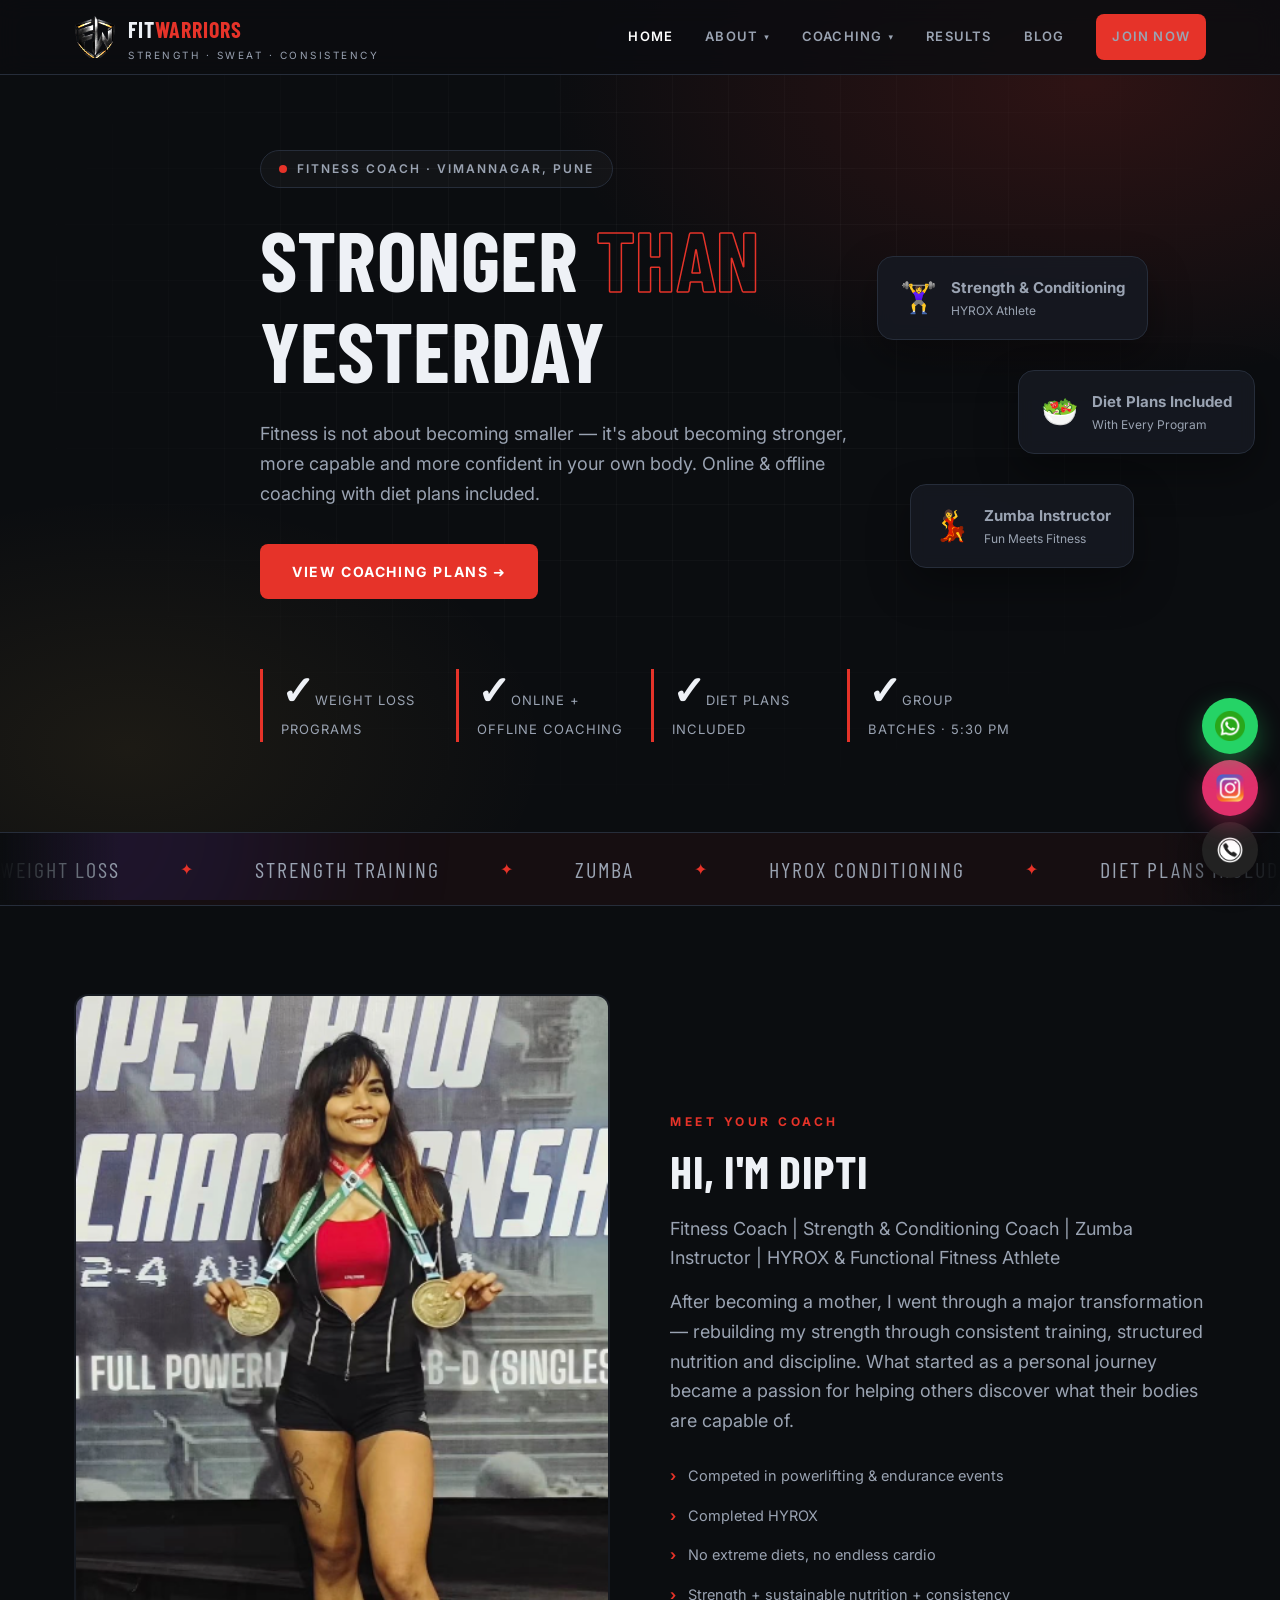
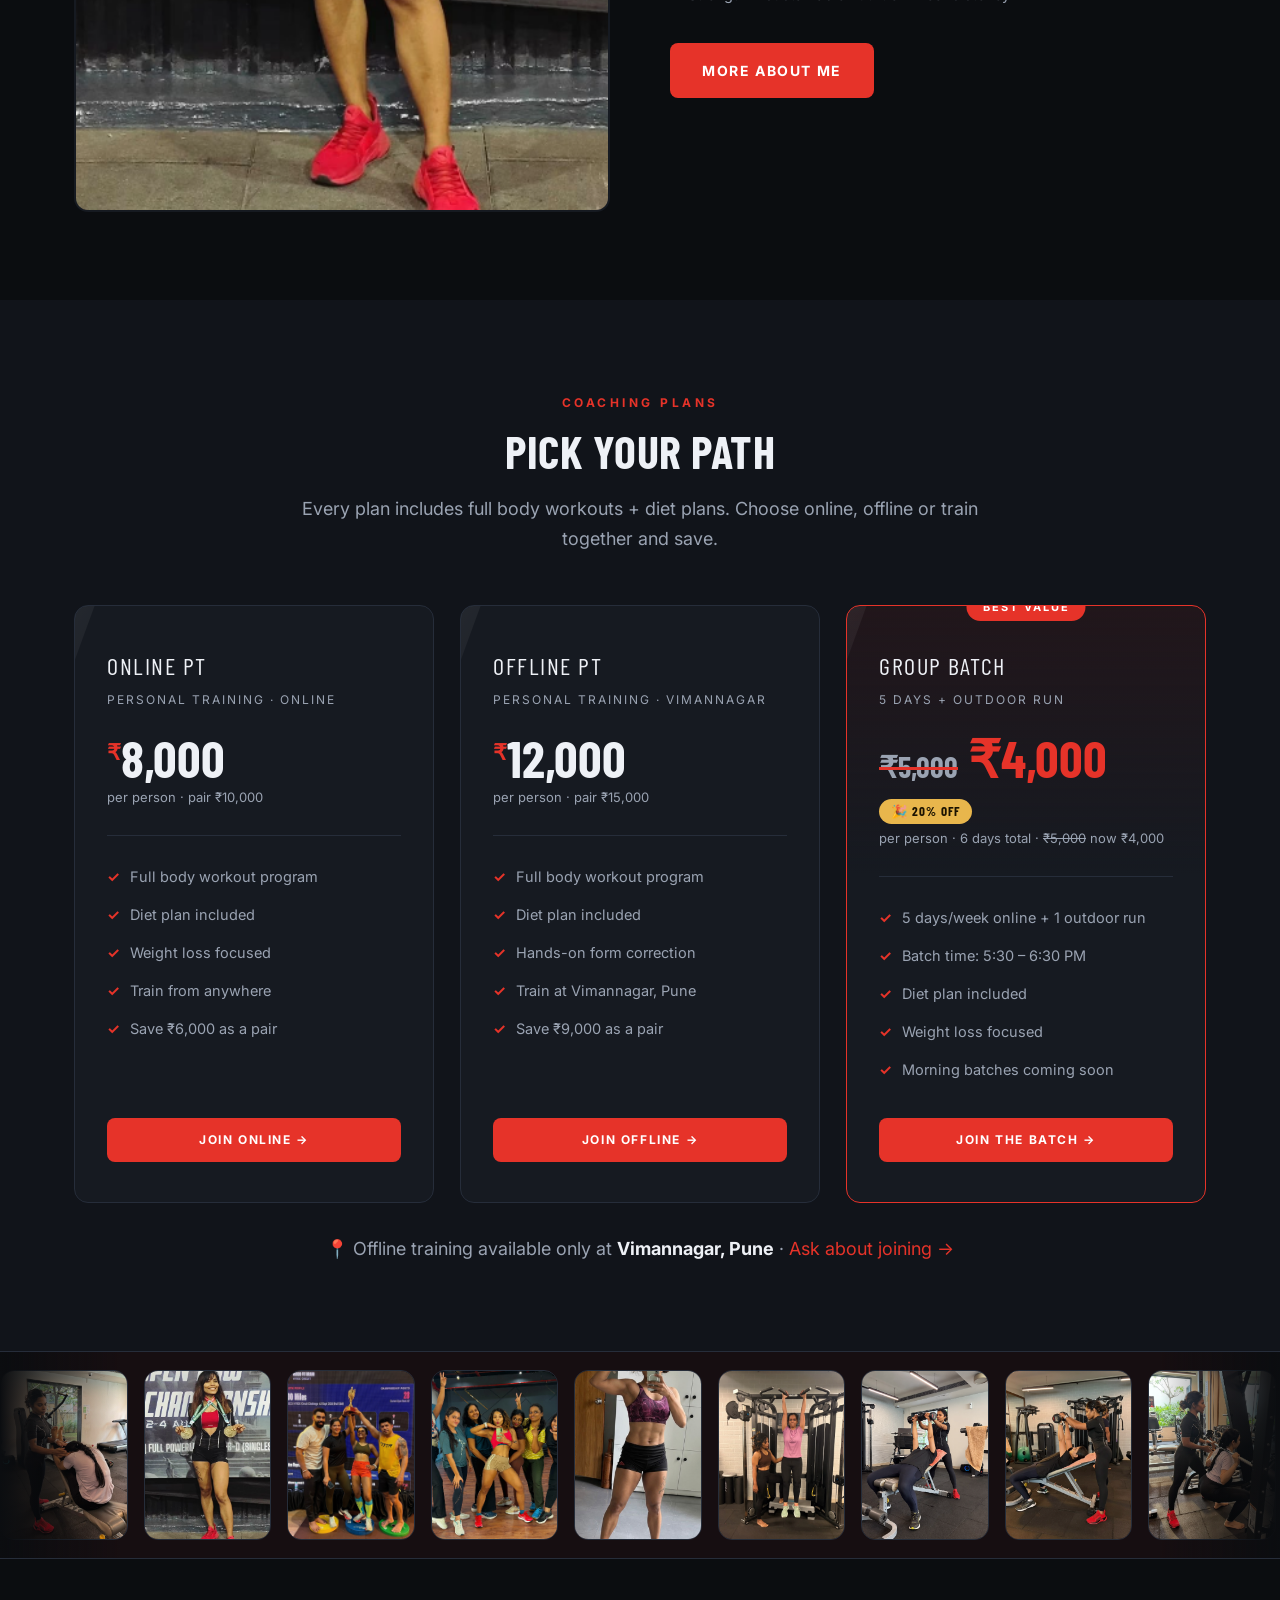
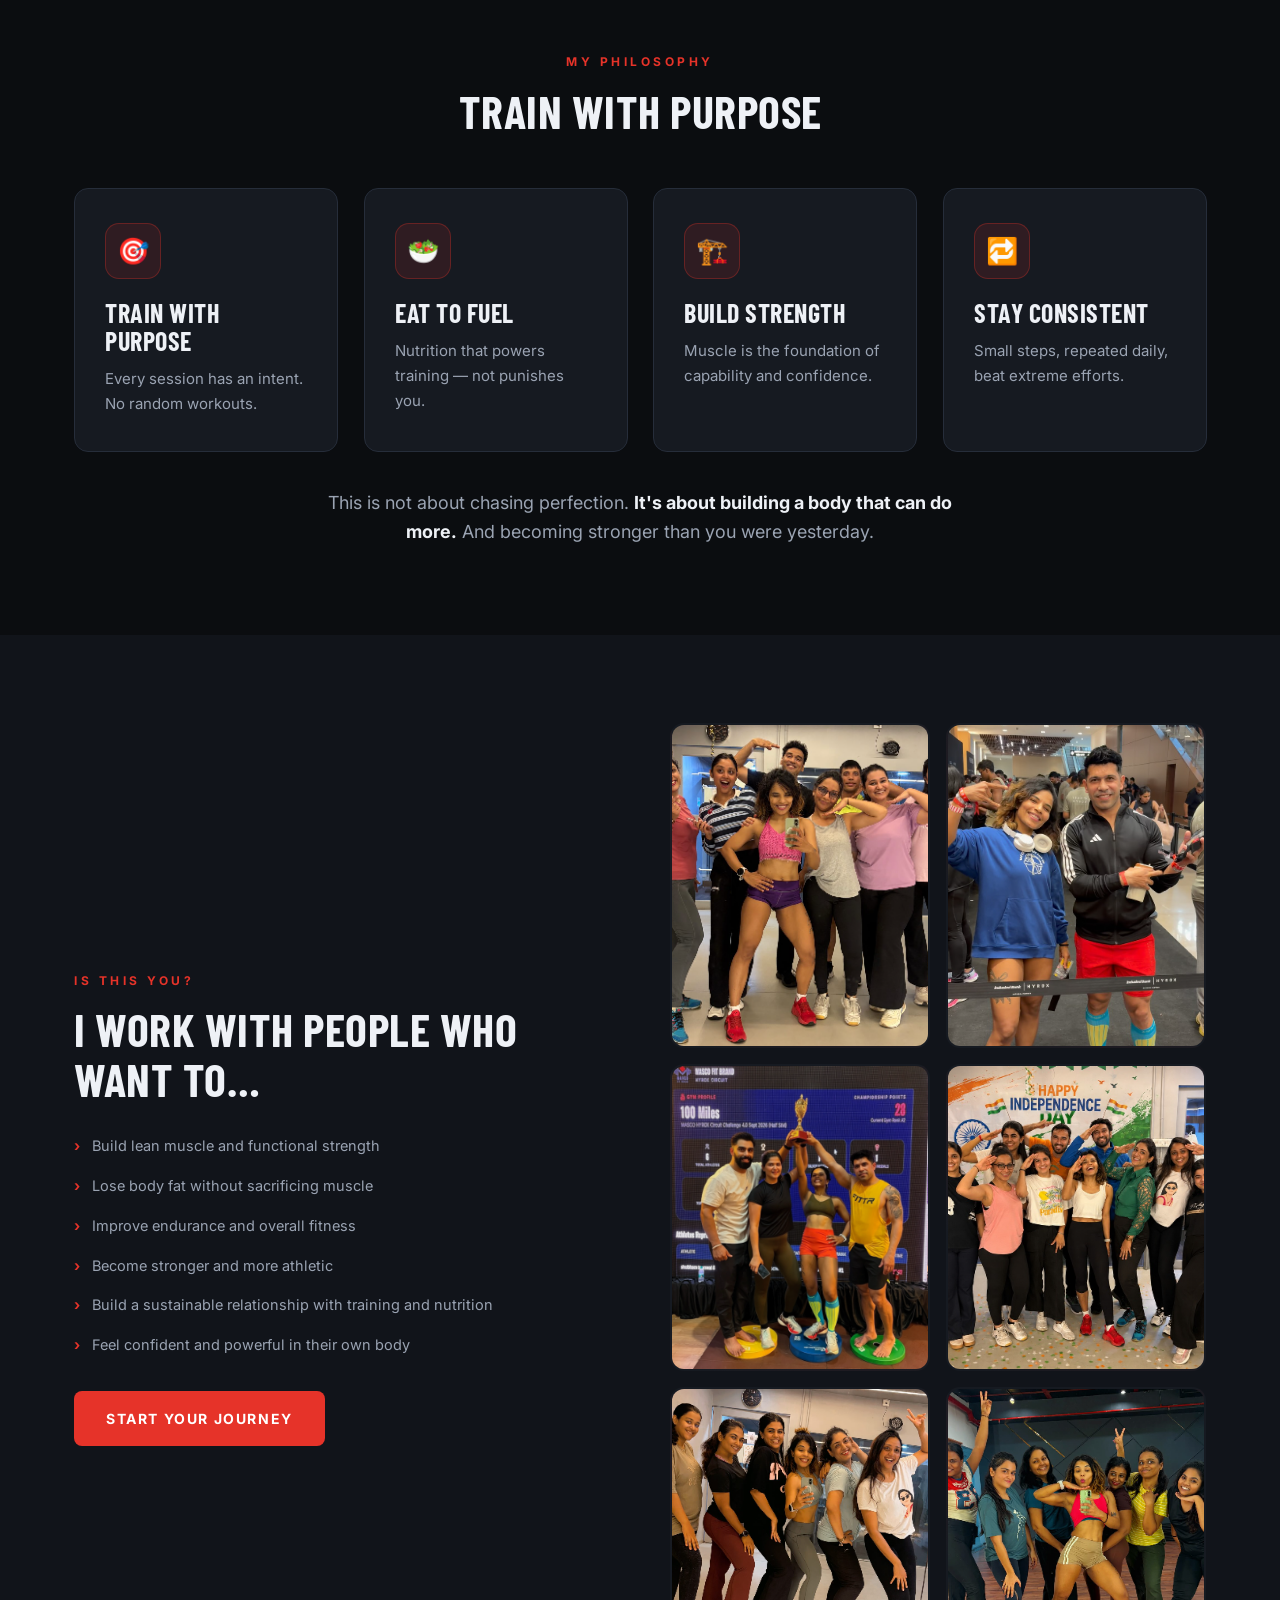
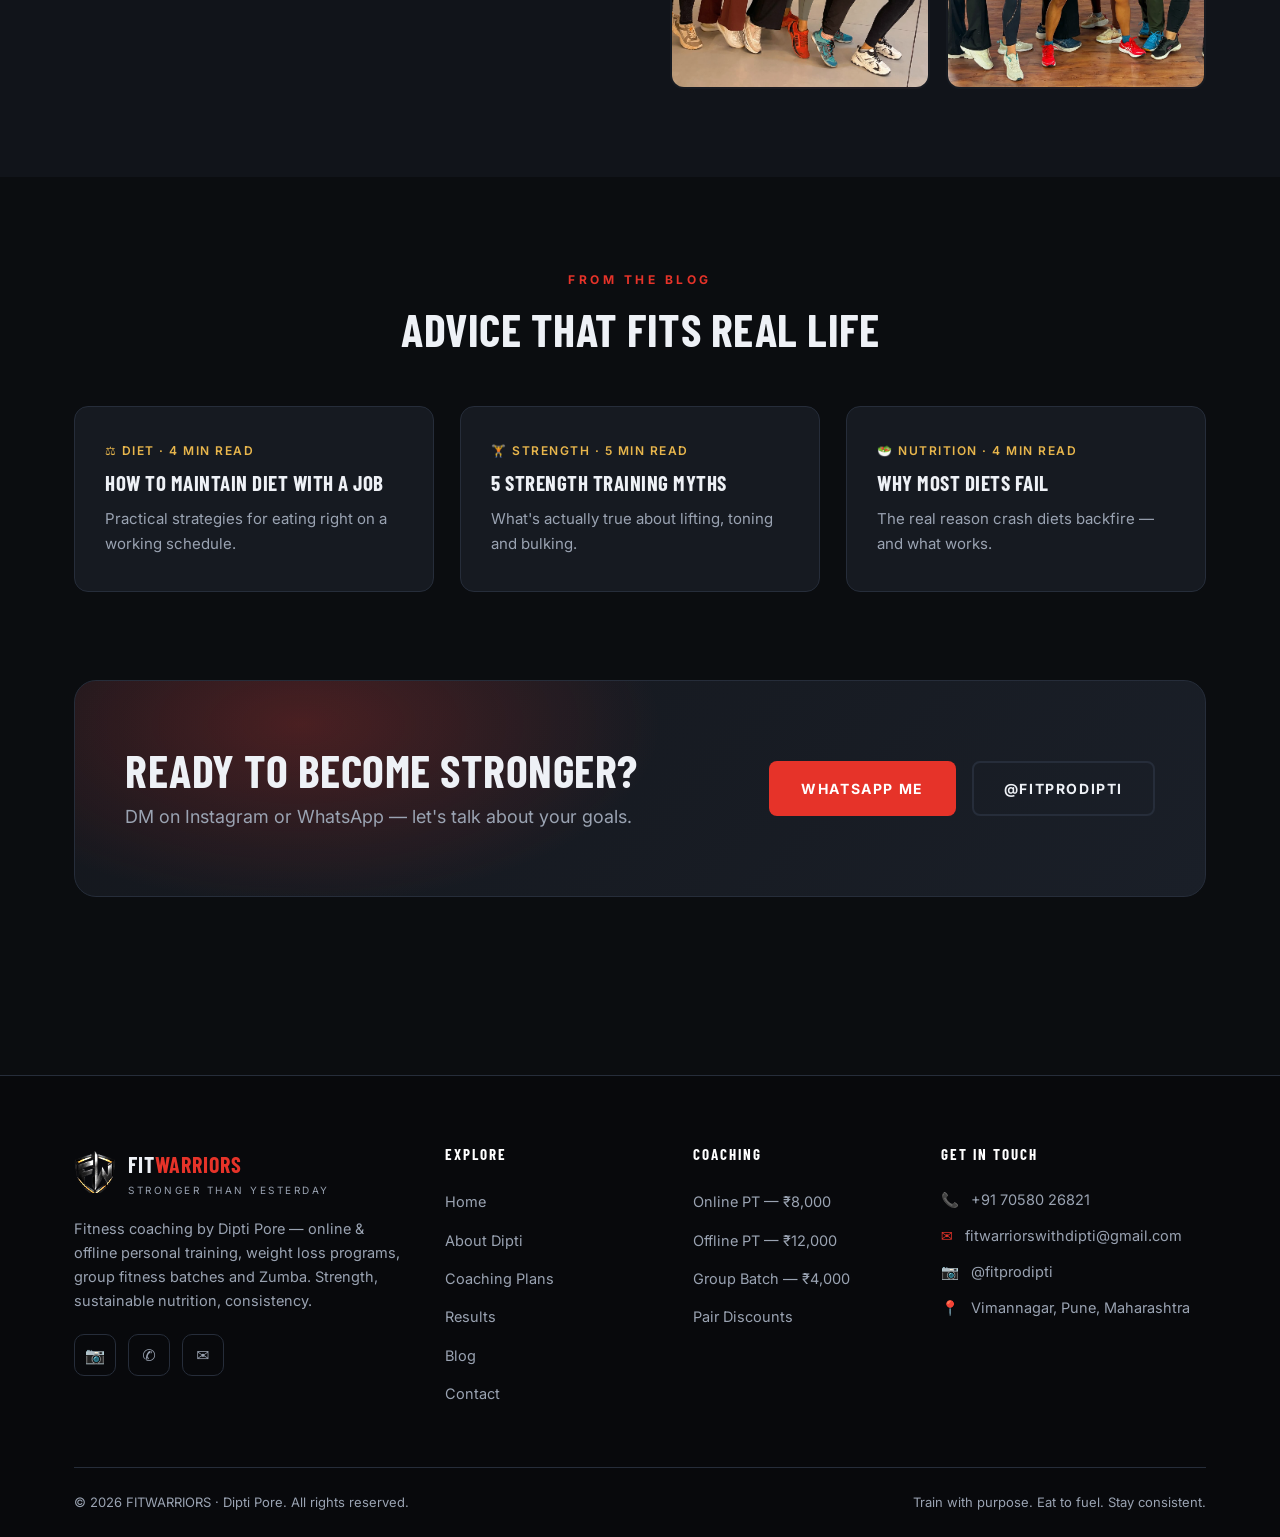
<file: index.html>
<!DOCTYPE html>
<html lang="en" data-page="index">
<head>
  <meta charset="UTF-8">
  <meta name="viewport" content="width=device-width, initial-scale=1.0">
  <title>FITWARRIORS | Online & Offline Fitness Coaching — Weight Loss, Strength, Zumba | Pune</title>
  <meta name="description" content="FITWARRIORS — online & offline fitness coaching by Dipti Pore. Weight loss programs, personal training, group fitness batches, diet plans included. Vimannagar, Pune.">
  <link rel="preconnect" href="https://fonts.googleapis.com">
  <link rel="preconnect" href="https://fonts.gstatic.com" crossorigin>
  <link href="https://fonts.googleapis.com/css2?family=Barlow+Condensed:wght@600;700&family=Inter:wght@400;500;600;700&display=swap" rel="stylesheet">
  <link rel="stylesheet" href="css/style.css">
  <link rel="icon" type="image/png" sizes="64x64" href="favicon.png">
  <link rel="apple-touch-icon" href="logo.png">
</head>
<body>

  <div class="scroll-progress"></div>
  <div class="blob-field">
    <div class="blob blob--1"></div>
    <div class="blob blob--2"></div>
    <div class="blob blob--3"></div>
  </div>

  <!-- ============ HEADER ============ -->
  <header class="site-header">
    <div class="container nav">
      <a class="brand" href="index.html">
        <img class="brand-mark" src="logo-mark.png" alt="FitWarriors logo" width="42" height="42">
        <span>
          <span class="brand-name">Fit<span>Warriors</span></span>
          <span class="brand-tag">Strength · Sweat · Consistency</span>
        </span>
      </a>
      <nav>
        <ul class="nav-links" id="nav-menu">
          <li><a href="index.html">Home</a></li>
          <li class="has-dropdown">
            <a href="about.html">About <span class="caret">▾</span></a>
            <ul class="dropdown">
              <li class="dropdown-label">Company</li>
              <li><a href="about.html#mission">Our Mission</a></li>
              <li><a href="about.html#who-we-are">Who We Are</a></li>
              <li><a href="about.html#approach">Our Approach</a></li>
              <li><a href="about.html#values" class="dropdown-standalone">💎 Our Values</a></li>
            </ul>
          </li>
          <li class="has-dropdown">
            <a href="plans.html">Coaching <span class="caret">▾</span></a>
            <ul class="dropdown">
              <li class="dropdown-label">Coaching Plans</li>
              <li><a href="plans.html#online">Online Personal Training</a></li>
              <li><a href="plans.html#offline">Offline Personal Training</a></li>
              <li><a href="plans.html#group">Group Fitness Batch</a></li>
            </ul>
          </li>
          <li><a href="results.html">Results</a></li>
          <li><a href="blog.html">Blog</a></li>
          <li><a href="contact.html" class="btn btn--primary btn--sm nav-cta">Join Now</a></li>
        </ul>
        <button class="nav-toggle" aria-label="Toggle menu" aria-expanded="false"><span></span><span></span><span></span></button>
      </nav>
    </div>
  </header>

  <!-- ============ HERO ============ -->
  <section class="hero">
    <div class="hero-grid"></div>
    <div class="container">
      <div class="hero-inner">
        <span class="hero-kicker hero-anim hero-anim-1"><span class="dot"></span>Fitness Coach · Vimannagar, Pune</span>
        <h1 class="hero-anim hero-anim-2">Stronger <span class="outline">Than</span> Yesterday</h1>
        <p class="lead hero-anim hero-anim-3">Fitness is not about becoming smaller — it's about becoming stronger, more capable and more confident in your own body. Online & offline coaching with diet plans included.</p>
        <div class="hero-actions hero-anim hero-anim-4">
          <a href="plans.html" class="btn btn--primary">View Coaching Plans ➜</a>
        </div>
      </div>
      <div class="hero-visual">
        <div class="float-card float-card--1"><span class="fc-icon">🏋️‍♀️</span><span><b>Strength & Conditioning</b><span>HYROX Athlete</span></span></div>
        <div class="float-card float-card--2"><span class="fc-icon">🥗</span><span><b>Diet Plans Included</b><span>With Every Program</span></span></div>
        <div class="float-card float-card--3"><span class="fc-icon">💃</span><span><b>Zumba Instructor</b><span>Fun Meets Fitness</span></span></div>
      </div>
      <div class="hero-stats">
        <div class="stat"><b>✓</b><span>Weight Loss Programs</span></div>
        <div class="stat"><b>✓</b><span>Online + Offline Coaching</span></div>
        <div class="stat"><b>✓</b><span>Diet Plans Included</span></div>
        <div class="stat"><b>✓</b><span>Group Batches · 5:30 PM</span></div>
      </div>
    </div>
  </section>

  <!-- ============ MARQUEE ============ -->
  <div class="marquee" aria-hidden="true">
    <div class="marquee-track">
      <span class="marquee-item">Weight Loss</span>
      <span class="marquee-item">Strength Training</span>
      <span class="marquee-item">Zumba</span>
      <span class="marquee-item">HYROX Conditioning</span>
      <span class="marquee-item">Diet Plans Included</span>
      <span class="marquee-item">Online Coaching</span>
      <span class="marquee-item">Weight Loss</span>
      <span class="marquee-item">Strength Training</span>
      <span class="marquee-item">Zumba</span>
      <span class="marquee-item">HYROX Conditioning</span>
      <span class="marquee-item">Diet Plans Included</span>
      <span class="marquee-item">Online Coaching</span>
    </div>
  </div>

  <!-- ============ ABOUT PREVIEW ============ -->
  <section class="section" id="meet">
    <div class="container">
      <div class="split">
        <div class="photo-slot photo-slot--tall photo-slot--filled reveal">
          <img src="Image/dipti.png" alt="Dipti Pore — fitness coach, strength & conditioning coach and HYROX athlete">
        </div>
        <div class="reveal">
          <span class="eyebrow">Meet Your Coach</span>
          <h2>Hi, I'm Dipti</h2>
          <p class="lead">Fitness Coach | Strength & Conditioning Coach | Zumba Instructor | HYROX & Functional Fitness Athlete</p>
          <p class="lead" style="margin-top:14px">After becoming a mother, I went through a major transformation — rebuilding my strength through consistent training, structured nutrition and discipline. What started as a personal journey became a passion for helping others discover what their bodies are capable of.</p>
          <ul class="check-list" style="margin:20px 0 28px">
            <li>Competed in powerlifting & endurance events</li>
            <li>Completed HYROX</li>
            <li>No extreme diets, no endless cardio</li>
            <li>Strength + sustainable nutrition + consistency</li>
          </ul>
          <a href="about.html" class="btn btn--primary">More About Me</a>
        </div>
      </div>
    </div>
  </section>

  <!-- ============ COACHING PLANS ============ -->
  <section class="section section--alt" id="plans">
    <div class="container">
      <div class="section-head reveal">
        <span class="eyebrow">Coaching Plans</span>
        <h2>Pick Your Path</h2>
        <p class="lead">Every plan includes full body workouts + diet plans. Choose online, offline or train together and save.</p>
      </div>
      <div class="grid grid--3">
        <div class="price-card tilt shimmer reveal">
          <div class="price-tier">Online PT<small>Personal Training · Online</small></div>
          <div class="price"><sup>₹</sup>8,000</div>
          <div class="price-period">per person · pair ₹10,000</div>
          <hr>
          <ul class="price-feats">
            <li>Full body workout program</li>
            <li>Diet plan included</li>
            <li>Weight loss focused</li>
            <li>Train from anywhere</li>
            <li>Save ₹6,000 as a pair</li>
          </ul>
          <a href="contact.html" class="btn btn--primary btn--sm" style="justify-content:center">Join Online →</a>
        </div>
        <div class="price-card tilt shimmer reveal d1">
          <div class="price-tier">Offline PT<small>Personal Training · Vimannagar</small></div>
          <div class="price"><sup>₹</sup>12,000</div>
          <div class="price-period">per person · pair ₹15,000</div>
          <hr>
          <ul class="price-feats">
            <li>Full body workout program</li>
            <li>Diet plan included</li>
            <li>Hands-on form correction</li>
            <li>Train at Vimannagar, Pune</li>
            <li>Save ₹9,000 as a pair</li>
          </ul>
          <a href="contact.html" class="btn btn--primary btn--sm" style="justify-content:center">Join Offline →</a>
        </div>
        <div class="price-card price-card--featured tilt shimmer reveal d2">
          <span class="price-badge">Best Value</span>
          <div class="price-tier">Group Batch<small>5 Days + Outdoor Run</small></div>
          <div class="price price--offer">
            <span class="price-row"><span class="price-old">₹5,000</span><span class="price-new">₹4,000</span></span>
            <span class="discount-badge" aria-label="20% off">🎉 20% OFF</span>
          </div>
          <div class="price-period">per person · 6 days total · <s>₹5,000</s> now ₹4,000</div>
          <hr>
          <ul class="price-feats">
            <li>5 days/week online + 1 outdoor run</li>
            <li>Batch time: 5:30 – 6:30 PM</li>
            <li>Diet plan included</li>
            <li>Weight loss focused</li>
            <li>Morning batches coming soon</li>
          </ul>
          <a href="contact.html" class="btn btn--primary btn--sm" style="justify-content:center">Join The Batch →</a>
        </div>
      </div>
      <p style="text-align:center;margin-top:30px" class="lead">📍 Offline training available only at <strong>Vimannagar, Pune</strong> · <a href="contact.html" style="color:var(--clr-accent)">Ask about joining →</a></p>
    </div>
  </section>

  <!-- ============ PHOTO MARQUEE ============ -->
  <div class="photo-marquee">
    <div class="photo-marquee-track">
      <img class="photo-marquee-item" src="Client_random_pic/cl1.png" alt="Client training moment 1" loading="lazy">
      <img class="photo-marquee-item" src="Client_random_pic/cl2.png" alt="Client training moment 2" loading="lazy">
      <img class="photo-marquee-item" src="Client_random_pic/cl3.png" alt="Client training moment 3" loading="lazy">
      <img class="photo-marquee-item" src="Client_random_pic/cl4.png" alt="Client training moment 4" loading="lazy">
      <img class="photo-marquee-item" src="Client_random_pic/cl5.png" alt="Client training moment 5" loading="lazy">
      <img class="photo-marquee-item" src="Client_random_pic/cl6.png" alt="Client training moment 6" loading="lazy">
      <img class="photo-marquee-item" src="Client_random_pic/cl7.png" alt="Client training moment 7" loading="lazy">
      <img class="photo-marquee-item" src="Client_random_pic/cl8.png" alt="Client training moment 8" loading="lazy">
      <img class="photo-marquee-item" src="Client_random_pic/cl9.png" alt="Client training moment 9" loading="lazy">
      <img class="photo-marquee-item" src="Client_random_pic/cl10.png" alt="Client training moment 10" loading="lazy">
      <img class="photo-marquee-item" src="Client_random_pic/cl11.png" alt="Client training moment 11" loading="lazy">
      <img class="photo-marquee-item" src="Client_random_pic/cl12.png" alt="Client training moment 12" loading="lazy">
      <img class="photo-marquee-item" src="Client_random_pic/cl13.png" alt="Client training moment 13" loading="lazy">
      <img class="photo-marquee-item" src="Client_random_pic/cl14.png" alt="Client training moment 14" loading="lazy">
      <img class="photo-marquee-item" src="Client_random_pic/cl1.png" alt="" aria-hidden="true" loading="lazy">
      <img class="photo-marquee-item" src="Client_random_pic/cl2.png" alt="" aria-hidden="true" loading="lazy">
      <img class="photo-marquee-item" src="Client_random_pic/cl3.png" alt="" aria-hidden="true" loading="lazy">
      <img class="photo-marquee-item" src="Client_random_pic/cl4.png" alt="" aria-hidden="true" loading="lazy">
      <img class="photo-marquee-item" src="Client_random_pic/cl5.png" alt="" aria-hidden="true" loading="lazy">
      <img class="photo-marquee-item" src="Client_random_pic/cl6.png" alt="" aria-hidden="true" loading="lazy">
      <img class="photo-marquee-item" src="Client_random_pic/cl7.png" alt="" aria-hidden="true" loading="lazy">
      <img class="photo-marquee-item" src="Client_random_pic/cl8.png" alt="" aria-hidden="true" loading="lazy">
      <img class="photo-marquee-item" src="Client_random_pic/cl9.png" alt="" aria-hidden="true" loading="lazy">
      <img class="photo-marquee-item" src="Client_random_pic/cl10.png" alt="" aria-hidden="true" loading="lazy">
      <img class="photo-marquee-item" src="Client_random_pic/cl11.png" alt="" aria-hidden="true" loading="lazy">
      <img class="photo-marquee-item" src="Client_random_pic/cl12.png" alt="" aria-hidden="true" loading="lazy">
      <img class="photo-marquee-item" src="Client_random_pic/cl13.png" alt="" aria-hidden="true" loading="lazy">
      <img class="photo-marquee-item" src="Client_random_pic/cl14.png" alt="" aria-hidden="true" loading="lazy">
    </div>
  </div>

  <!-- ============ PHILOSOPHY ============ -->
  <section class="section" id="philosophy">
    <div class="container">
      <div class="section-head reveal">
        <span class="eyebrow">My Philosophy</span>
        <h2>Train With Purpose</h2>
      </div>
      <div class="grid grid--4">
        <div class="card tilt shimmer reveal"><div class="icon-chip">🎯</div><h3>Train With Purpose</h3><p>Every session has an intent. No random workouts.</p></div>
        <div class="card tilt shimmer reveal d1"><div class="icon-chip">🥗</div><h3>Eat To Fuel</h3><p>Nutrition that powers training — not punishes you.</p></div>
        <div class="card tilt shimmer reveal d2"><div class="icon-chip">🏗️</div><h3>Build Strength</h3><p>Muscle is the foundation of capability and confidence.</p></div>
        <div class="card tilt shimmer reveal d3"><div class="icon-chip">🔁</div><h3>Stay Consistent</h3><p>Small steps, repeated daily, beat extreme efforts.</p></div>
      </div>
      <p class="lead" style="text-align:center;max-width:640px;margin:36px auto 0">This is not about chasing perfection. <strong>It's about building a body that can do more.</strong> And becoming stronger than you were yesterday.</p>
    </div>
  </section>

  <!-- ============ WHO I COACH ============ -->
  <section class="section section--alt" id="who">
    <div class="container">
      <div class="split">
        <div class="reveal">
          <span class="eyebrow">Is This You?</span>
          <h2>I Work With People Who Want To…</h2>
          <ul class="check-list" style="margin-top:22px">
            <li>Build lean muscle and functional strength</li>
            <li>Lose body fat without sacrificing muscle</li>
            <li>Improve endurance and overall fitness</li>
            <li>Become stronger and more athletic</li>
            <li>Build a sustainable relationship with training and nutrition</li>
            <li>Feel confident and powerful in their own body</li>
          </ul>
          <a href="contact.html" class="btn btn--primary" style="margin-top:26px">Start Your Journey</a>
        </div>
        <div class="photo-grid reveal d1" aria-label="Training and group session photos">
          <div class="photo-slot photo-slot--filled">
            <img src="Image/Dipti_group.png" alt="Group fitness batch training session with coach Dipti Pore">
          </div>
          <div class="photo-slot photo-slot--filled">
            <img src="Image/Dipti_group2.png" alt="Group fitness batch workout led by coach Dipti Pore">
          </div>
          <div class="photo-slot photo-slot--filled">
            <img src="Image/Dipti_group3.png" alt="Functional fitness group session at FITWARRIORS">
          </div>
          <div class="photo-slot photo-slot--filled">
            <img src="Image/Dipti_group4.png" alt="Group training session — strength and conditioning">
          </div>
          <div class="photo-slot photo-slot--filled">
            <img src="Image/Dipti_group5.png" alt="Group fitness batch members training together">
          </div>
          <div class="photo-slot photo-slot--filled">
            <img src="Image/Dipti_group6.png" alt="FITWARRIORS group batch — high energy training session">
          </div>
        </div>
      </div>
    </div>
  </section>

  <!-- ============ BLOG PREVIEW ============ -->
  <section class="section" id="blog-preview">
    <div class="container">
      <div class="section-head reveal">
        <span class="eyebrow">From The Blog</span>
        <h2>Advice That Fits Real Life</h2>
      </div>
      <div class="grid grid--3">
        <a href="blog-how-to-maintain-diet-with-job.html" class="card shimmer reveal">
          <div class="blog-mini-meta">⚖️ Diet · 4 min read</div>
          <h3 style="font-size:21px">How To Maintain Diet With A Job</h3>
          <p>Practical strategies for eating right on a working schedule.</p>
        </a>
        <a href="blog-5-strength-training-myths.html" class="card shimmer reveal d1">
          <div class="blog-mini-meta">🏋️ Strength · 5 min read</div>
          <h3 style="font-size:21px">5 Strength Training Myths</h3>
          <p>What's actually true about lifting, toning and bulking.</p>
        </a>
        <a href="blog-why-diets-fail.html" class="card shimmer reveal d2">
          <div class="blog-mini-meta">🥗 Nutrition · 4 min read</div>
          <h3 style="font-size:21px">Why Most Diets Fail</h3>
          <p>The real reason crash diets backfire — and what works.</p>
        </a>
      </div>
    </div>
  </section>

  <!-- ============ CTA ============ -->
  <section class="section" style="padding-top:0">
    <div class="container">
      <div class="cta-band reveal">
        <div>
          <h2 style="margin-bottom:8px">Ready To Become Stronger?</h2>
          <p class="lead">DM on Instagram or WhatsApp — let's talk about your goals.</p>
        </div>
        <div class="hero-actions">
          <a href="https://wa.me/917058026821" class="btn btn--primary">WhatsApp Me</a>
          <a href="https://instagram.com/fitprodipti" class="btn btn--ghost">@fitprodipti</a>
        </div>
      </div>
    </div>
  </section>

  <!-- ============ FOOTER ============ -->
  <footer class="site-footer">
    <div class="container">
      <div class="footer-grid">
        <div>
          <a class="brand" href="index.html" style="margin-bottom:18px">
            <img class="brand-mark" src="logo-mark.png" alt="FitWarriors logo" width="42" height="42">
            <span>
              <span class="brand-name">Fit<span>Warriors</span></span>
              <span class="brand-tag">Stronger Than Yesterday</span>
            </span>
          </a>
          <p>Fitness coaching by Dipti Pore — online & offline personal training, weight loss programs, group fitness batches and Zumba. Strength, sustainable nutrition, consistency.</p>
          <div class="social-row">
            <a href="https://instagram.com/fitprodipti" aria-label="Instagram">📷</a>
            <a href="https://wa.me/917058026821" aria-label="WhatsApp">✆</a>
            <a href="mailto:fitwarriorswithdipti@gmail.com" aria-label="Email">✉</a>
          </div>
        </div>
        <div>
          <h4>Explore</h4>
          <ul class="footer-links">
            <li><a href="index.html">Home</a></li>
            <li><a href="about.html">About Dipti</a></li>
            <li><a href="plans.html">Coaching Plans</a></li>
            <li><a href="results.html">Results</a></li>
            <li><a href="blog.html">Blog</a></li>
            <li><a href="contact.html">Contact</a></li>
          </ul>
        </div>
        <div>
          <h4>Coaching</h4>
          <ul class="footer-links">
            <li><a href="plans.html#online">Online PT — ₹8,000</a></li>
            <li><a href="plans.html#offline">Offline PT — ₹12,000</a></li>
            <li><a href="plans.html#group">Group Batch — ₹4,000</a></li>
            <li><a href="plans.html#pair">Pair Discounts</a></li>
          </ul>
        </div>
        <div>
          <h4>Get In Touch</h4>
          <ul class="footer-contact">
            <li><span>📞</span><a href="tel:+917058026821">+91 70580 26821</a></li>
            <li><span>✉</span><a href="mailto:fitwarriorswithdipti@gmail.com">fitwarriorswithdipti@gmail.com</a></li>
            <li><span>📷</span><a href="https://instagram.com/fitprodipti">@fitprodipti</a></li>
            <li><span>📍</span><span>Vimannagar, Pune, Maharashtra</span></li>
          </ul>
        </div>
      </div>
      <div class="footer-bottom">
        <span>© <span id="yr">2026</span> FITWARRIORS · Dipti Pore. All rights reserved.</span>
        <span>Train with purpose. Eat to fuel. Stay consistent.</span>
      </div>
    </div>
  </footer>

  <a class="wa-float" href="https://wa.me/917058026821?text=Hi%20Dipti!%20I%20want%20to%20know%20more%20about%20your%20coaching%20plans." aria-label="Chat on WhatsApp"><img src="whatsapp.png" alt="WhatsApp"></a>
  <a class="insta-float" href="https://instagram.com/fitprodipti" aria-label="Follow on Instagram"><img src="instagram.png" alt="Instagram"></a>
  <a class="call-float" href="tel:+917058026821" aria-label="Call Dipti"><img src="phone.png" alt="Call"></a>
  <button class="to-top" aria-label="Back to top">↑</button>

  <script src="js/main.js"></script>
</body>
</html>
</file>
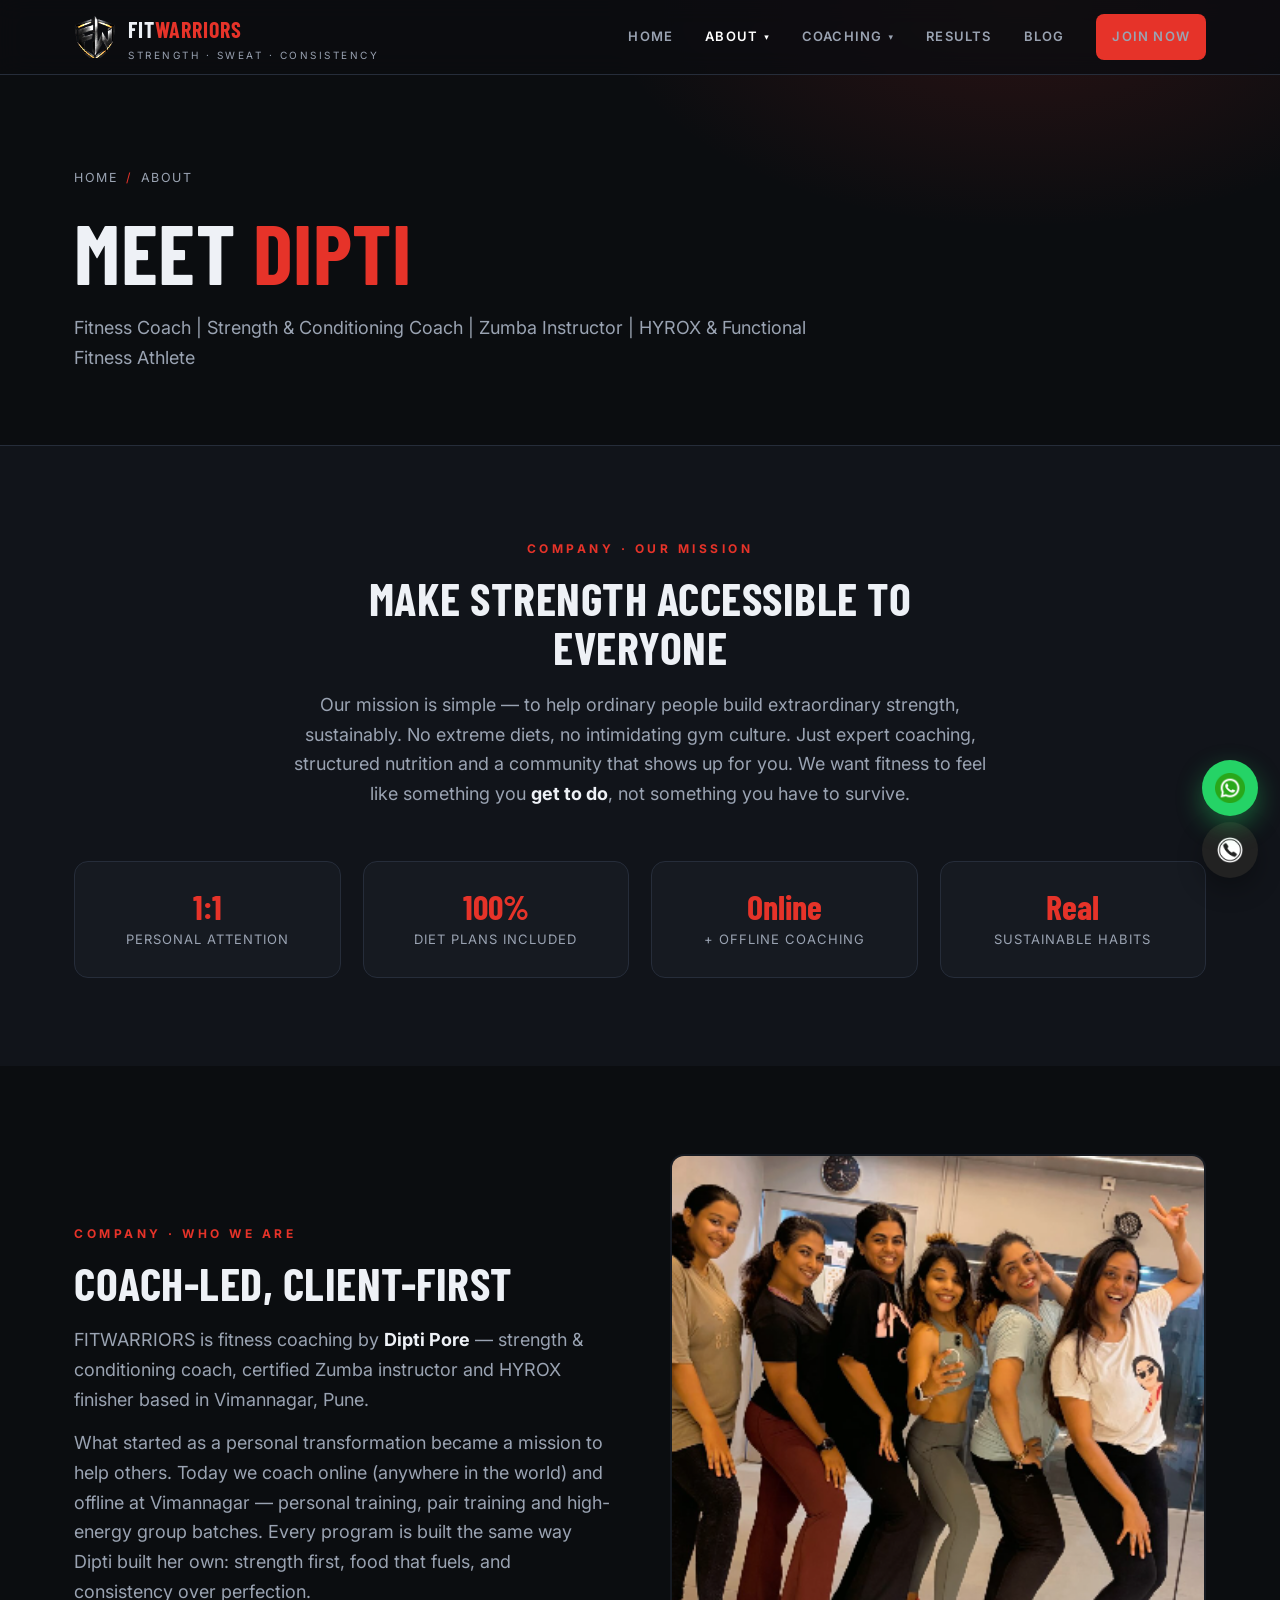
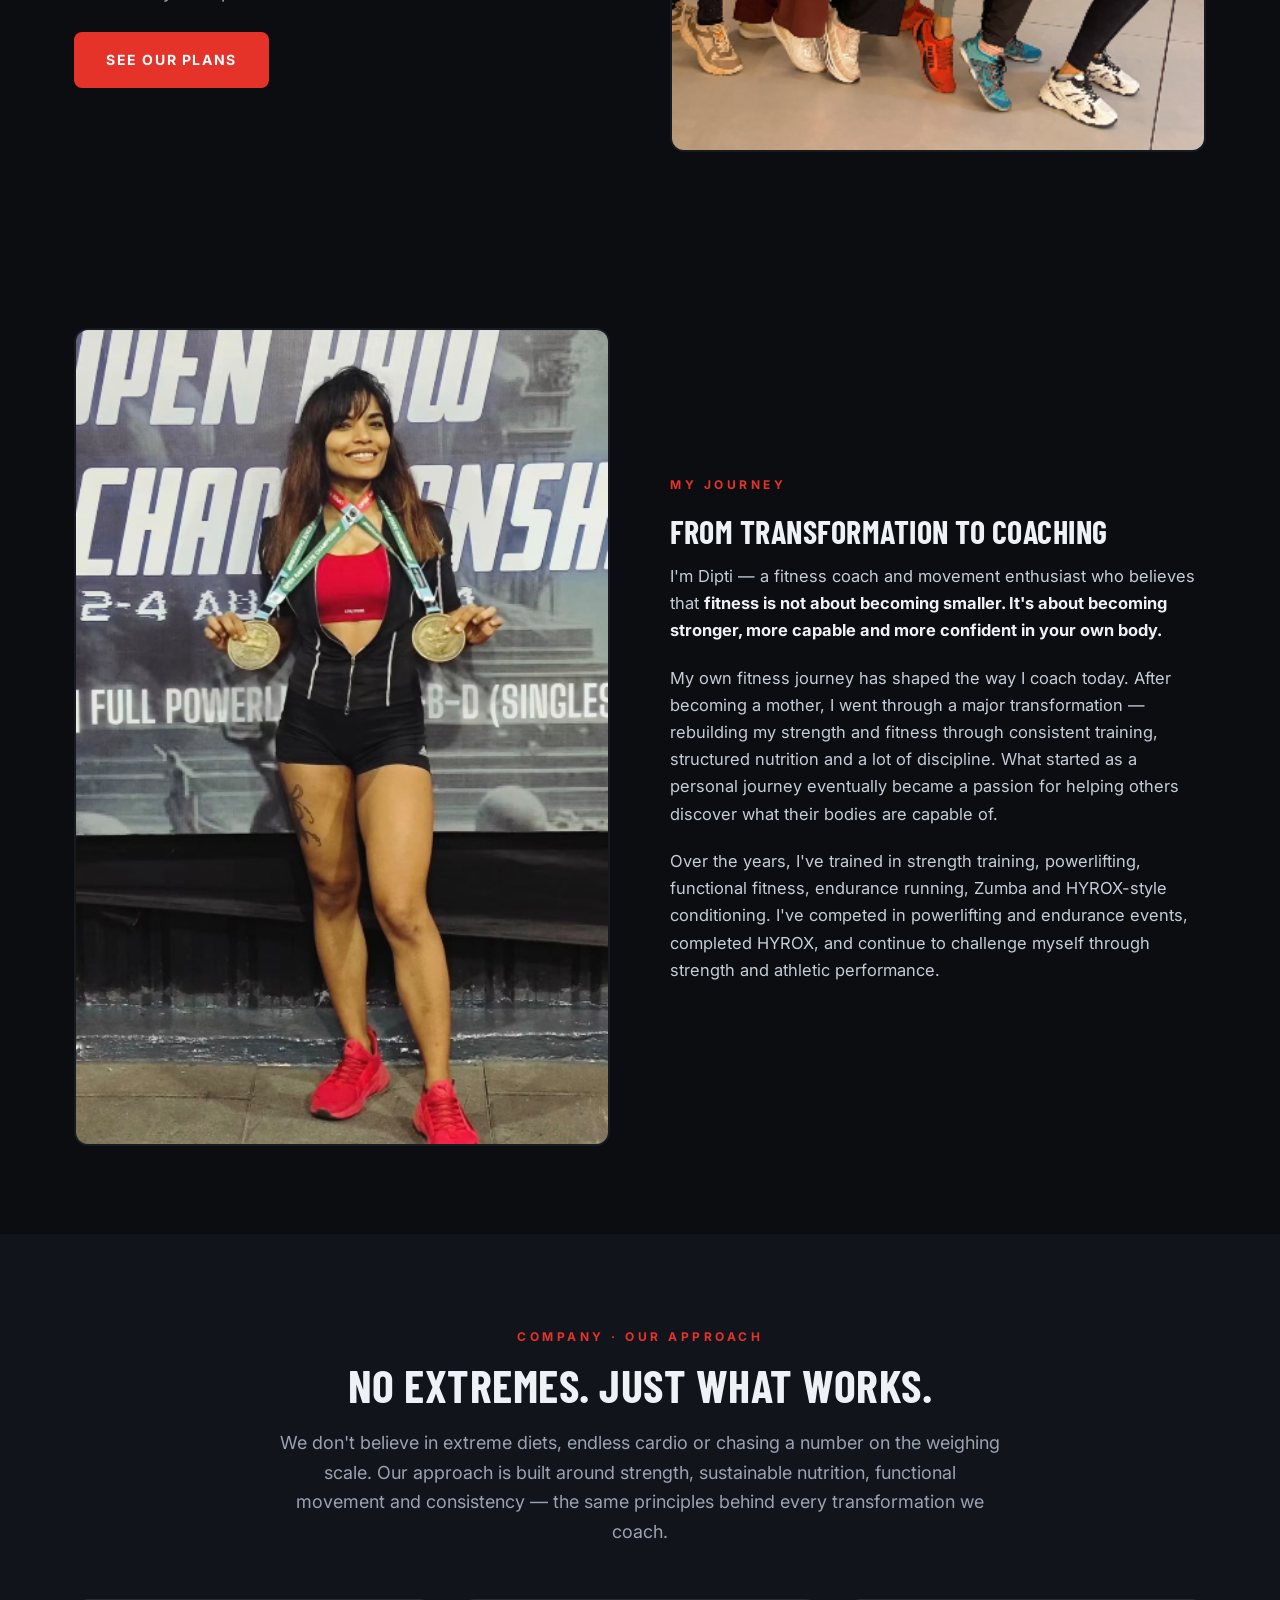
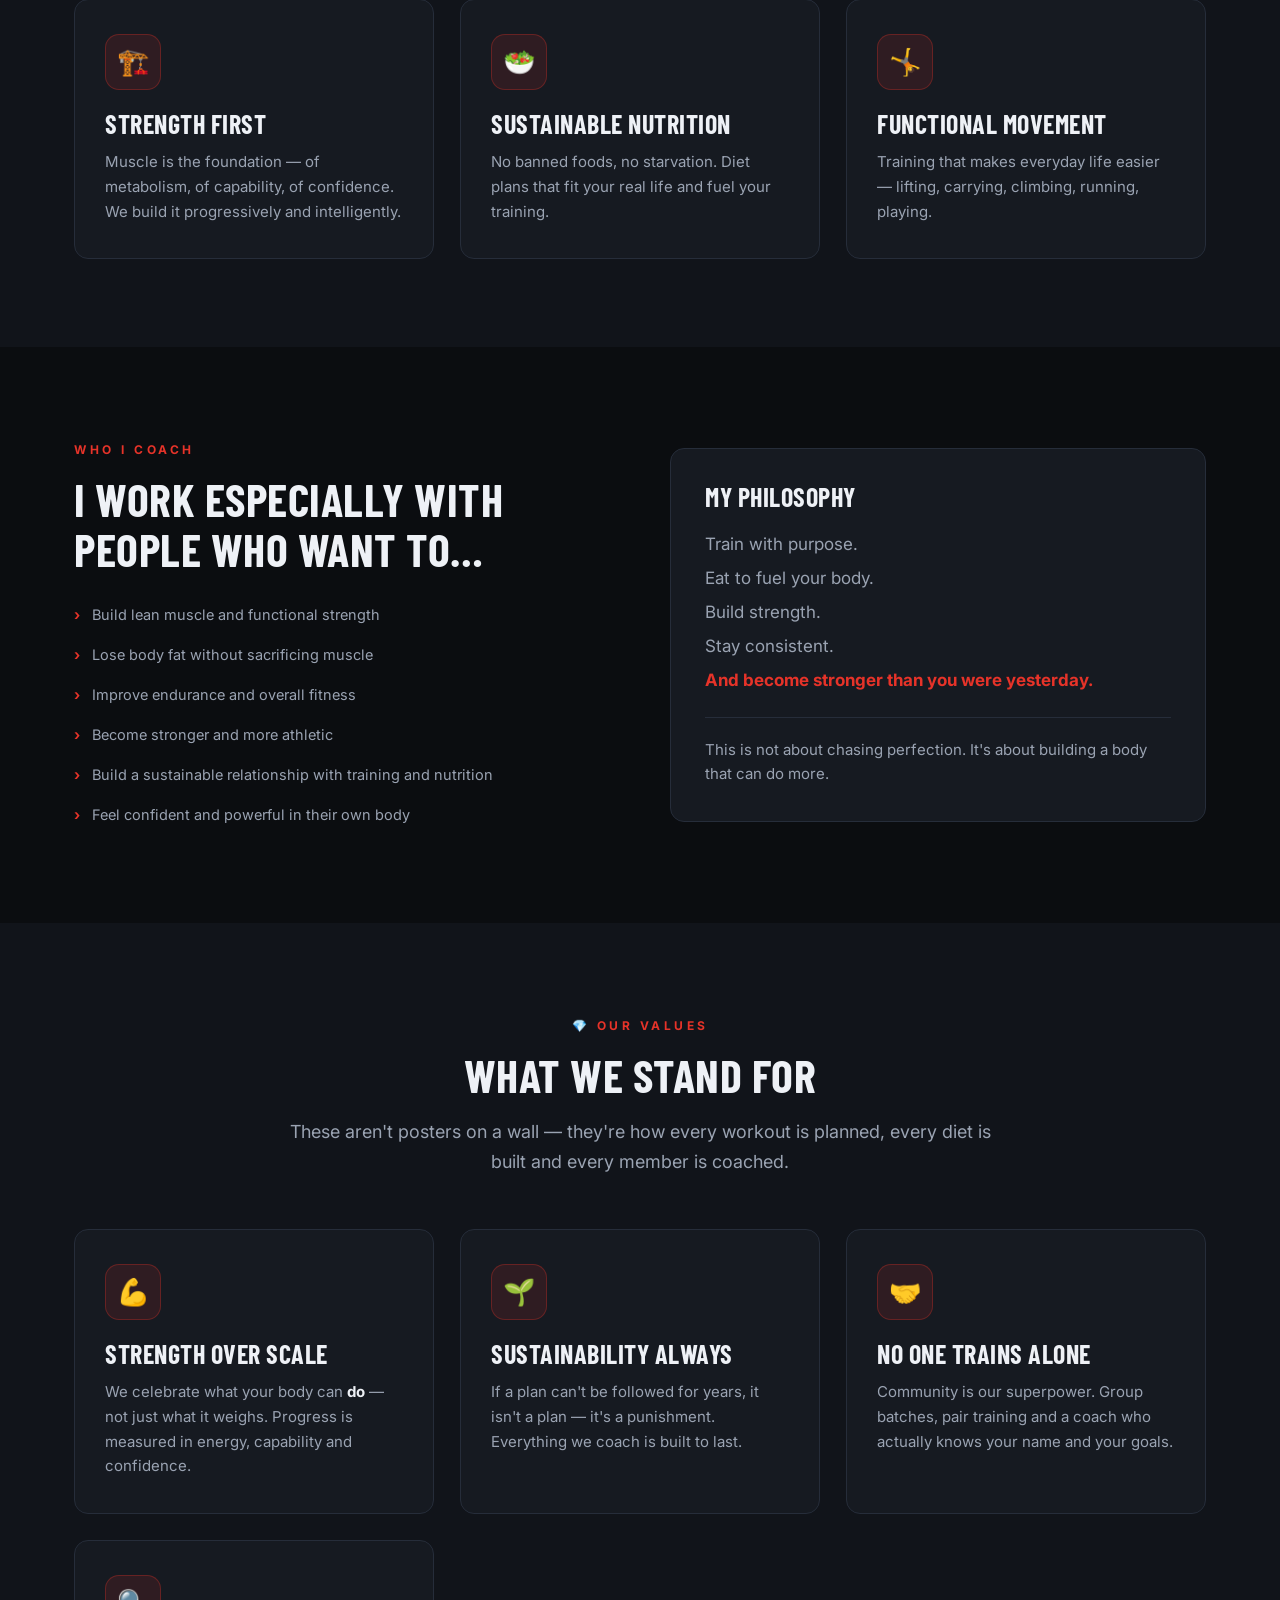
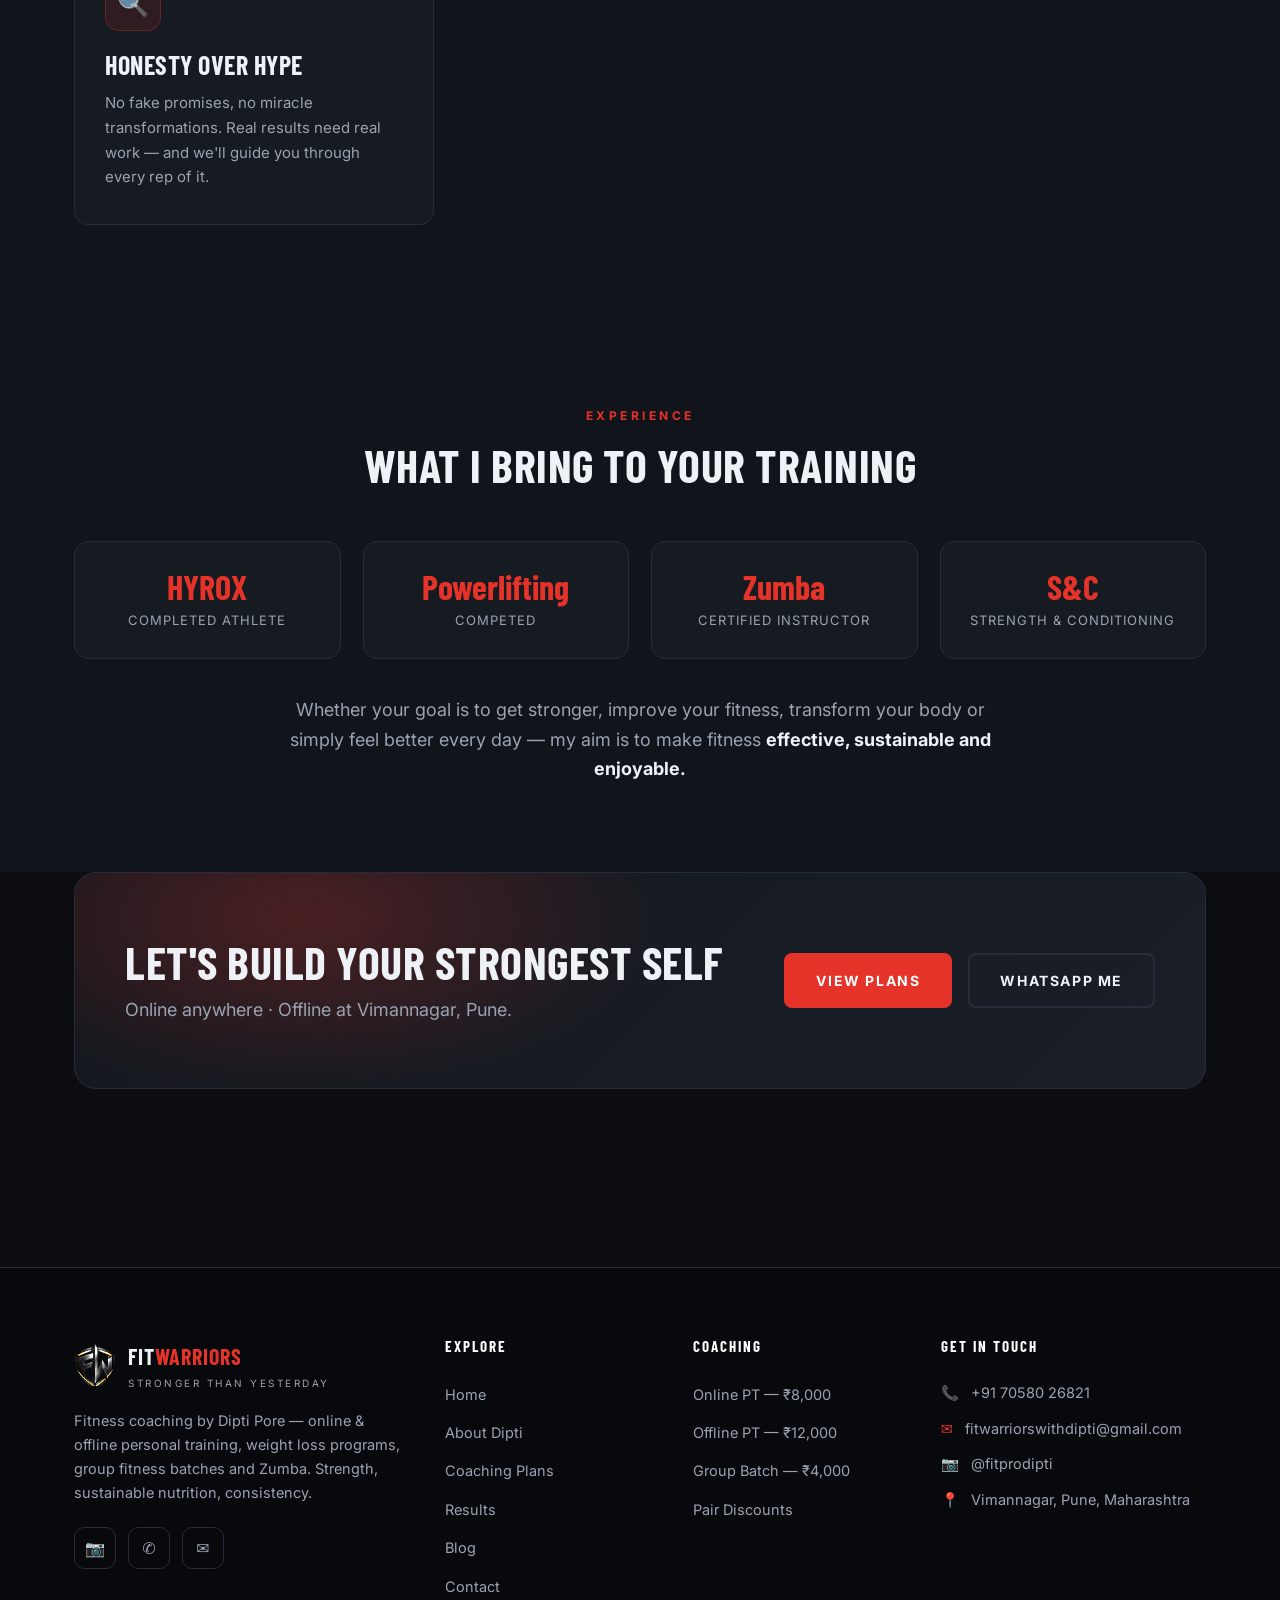
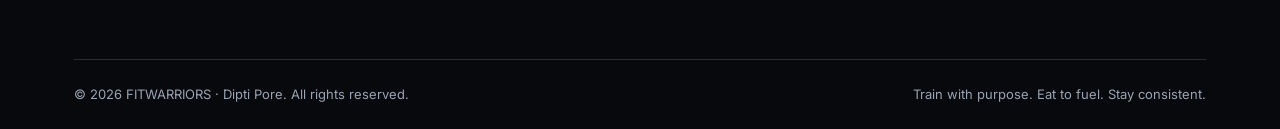
<file: about.html>
<!DOCTYPE html>
<html lang="en">
<head>
  <meta charset="UTF-8">
  <meta name="viewport" content="width=device-width, initial-scale=1.0">
  <title>About Dipti | Fitness Coach & HYROX Athlete | FITWARRIORS Pune</title>
  <meta name="description" content="Meet Dipti Pore — fitness coach, strength & conditioning coach, Zumba instructor and HYROX athlete in Vimannagar, Pune. Postpartum transformation to coaching.">
  <link rel="preconnect" href="https://fonts.googleapis.com">
  <link rel="preconnect" href="https://fonts.gstatic.com" crossorigin>
  <link href="https://fonts.googleapis.com/css2?family=Barlow+Condensed:wght@600;700&family=Inter:wght@400;500;600;700&display=swap" rel="stylesheet">
  <link rel="stylesheet" href="css/style.css">
  <link rel="icon" type="image/png" sizes="64x64" href="favicon.png">
  <link rel="apple-touch-icon" href="logo.png">
</head>
<body>

  <div class="scroll-progress"></div>
  <div class="blob-field">
    <div class="blob blob--1"></div>
    <div class="blob blob--2"></div>
    <div class="blob blob--3"></div>
  </div>

  <header class="site-header">
    <div class="container nav">
      <a class="brand" href="index.html">
        <img class="brand-mark" src="logo-mark.png" alt="FitWarriors logo" width="42" height="42">
        <span>
          <span class="brand-name">Fit<span>Warriors</span></span>
          <span class="brand-tag">Strength · Sweat · Consistency</span>
        </span>
      </a>
      <nav>
        <ul class="nav-links" id="nav-menu">
          <li><a href="index.html">Home</a></li>
          <li class="has-dropdown">
            <a href="about.html">About <span class="caret">▾</span></a>
            <ul class="dropdown">
              <li class="dropdown-label">Company</li>
              <li><a href="about.html#mission">Our Mission</a></li>
              <li><a href="about.html#who-we-are">Who We Are</a></li>
              <li><a href="about.html#approach">Our Approach</a></li>
              <li><a href="about.html#values" class="dropdown-standalone">💎 Our Values</a></li>
            </ul>
          </li>
          <li class="has-dropdown">
            <a href="plans.html">Coaching <span class="caret">▾</span></a>
            <ul class="dropdown">
              <li class="dropdown-label">Coaching Plans</li>
              <li><a href="plans.html#online">Online Personal Training</a></li>
              <li><a href="plans.html#offline">Offline Personal Training</a></li>
              <li><a href="plans.html#group">Group Fitness Batch</a></li>
            </ul>
          </li>
          <li><a href="results.html">Results</a></li>
          <li><a href="blog.html">Blog</a></li>
          <li><a href="contact.html" class="btn btn--primary btn--sm nav-cta">Join Now</a></li>
        </ul>
        <button class="nav-toggle" aria-label="Toggle menu" aria-expanded="false"><span></span><span></span><span></span></button>
      </nav>
    </div>
  </header>

  <!-- ============ PAGE HERO ============ -->
  <section class="page-hero">
    <div class="container">
      <div class="crumbs"><a href="index.html">Home</a><span class="sep">/</span>About</div>
      <h1>Meet <span class="accent">Dipti</span></h1>
      <p class="lead" style="max-width:760px;margin-top:16px">Fitness Coach | Strength & Conditioning Coach | Zumba Instructor | HYROX & Functional Fitness Athlete</p>
    </div>
  </section>

  <!-- ============ COMPANY ============ -->
  <section class="section section--alt" id="mission">
    <div class="container">
      <div class="section-head reveal">
        <span class="eyebrow">Company · Our Mission</span>
        <h2>Make Strength Accessible To Everyone</h2>
        <p class="lead">Our mission is simple — to help ordinary people build extraordinary strength, sustainably. No extreme diets, no intimidating gym culture. Just expert coaching, structured nutrition and a community that shows up for you. We want fitness to feel like something you <strong>get to do</strong>, not something you have to survive.</p>
      </div>
      <div class="fact-row">
        <div class="fact reveal"><b>1:1</b><span>Personal Attention</span></div>
        <div class="fact reveal"><b>100%</b><span>Diet Plans Included</span></div>
        <div class="fact reveal"><b>Online</b><span>+ Offline Coaching</span></div>
        <div class="fact reveal"><b>Real</b><span>Sustainable Habits</span></div>
      </div>
    </div>
  </section>

  <section class="section" id="who-we-are">
    <div class="container">
      <div class="split">
        <div class="reveal">
          <span class="eyebrow">Company · Who We Are</span>
          <h2>Coach-Led, Client-First</h2>
          <p class="lead">FITWARRIORS is fitness coaching by <strong>Dipti Pore</strong> — strength &amp; conditioning coach, certified Zumba instructor and HYROX finisher based in Vimannagar, Pune.</p>
          <p class="lead" style="margin-top:14px">What started as a personal transformation became a mission to help others. Today we coach online (anywhere in the world) and offline at Vimannagar — personal training, pair training and high-energy group batches. Every program is built the same way Dipti built her own: strength first, food that fuels, and consistency over perfection.</p>
          <a href="plans.html" class="btn btn--primary" style="margin-top:26px">See Our Plans</a>
        </div>
        <div class="photo-slot photo-slot--tall photo-slot--filled reveal d1">
          <img src="Image/Dipti_group5.png" alt="FITWARRIORS group batch training session with coach Dipti Pore">
        </div>
      </div>
    </div>
  </section>

  <!-- ============ STORY ============ -->
  <section class="section">
    <div class="container">
      <div class="split">
        <div class="photo-slot photo-slot--tall photo-slot--filled reveal">
          <img src="Image/dipti.png" alt="Dipti Pore — fitness coach, strength & conditioning coach and HYROX athlete">
        </div>
        <div class="article-body reveal">
          <span class="eyebrow">My Journey</span>
          <h2 style="margin-top:6px">From Transformation To Coaching</h2>
          <p>I'm Dipti — a fitness coach and movement enthusiast who believes that <strong>fitness is not about becoming smaller. It's about becoming stronger, more capable and more confident in your own body.</strong></p>
          <p>My own fitness journey has shaped the way I coach today. After becoming a mother, I went through a major transformation — rebuilding my strength and fitness through consistent training, structured nutrition and a lot of discipline. What started as a personal journey eventually became a passion for helping others discover what their bodies are capable of.</p>
          <p>Over the years, I've trained in strength training, powerlifting, functional fitness, endurance running, Zumba and HYROX-style conditioning. I've competed in powerlifting and endurance events, completed HYROX, and continue to challenge myself through strength and athletic performance.</p>
        </div>
      </div>
    </div>
  </section>

  <!-- ============ OUR APPROACH ============ -->
  <section class="section section--alt" id="approach">
    <div class="container">
      <div class="section-head reveal">
        <span class="eyebrow">Company · Our Approach</span>
        <h2>No Extremes. Just What Works.</h2>
        <p class="lead">We don't believe in extreme diets, endless cardio or chasing a number on the weighing scale. Our approach is built around strength, sustainable nutrition, functional movement and consistency — the same principles behind every transformation we coach.</p>
      </div>
      <div class="grid grid--3">
        <div class="card tilt shimmer reveal">
          <div class="icon-chip">🏗️</div>
          <h3>Strength First</h3>
          <p>Muscle is the foundation — of metabolism, of capability, of confidence. We build it progressively and intelligently.</p>
        </div>
        <div class="card tilt shimmer reveal d1">
          <div class="icon-chip">🥗</div>
          <h3>Sustainable Nutrition</h3>
          <p>No banned foods, no starvation. Diet plans that fit your real life and fuel your training.</p>
        </div>
        <div class="card tilt shimmer reveal d2">
          <div class="icon-chip">🤸</div>
          <h3>Functional Movement</h3>
          <p>Training that makes everyday life easier — lifting, carrying, climbing, running, playing.</p>
        </div>
      </div>
    </div>
  </section>

  <!-- ============ WHO I WORK WITH ============ -->
  <section class="section">
    <div class="container">
      <div class="split">
        <div class="reveal">
          <span class="eyebrow">Who I Coach</span>
          <h2>I Work Especially With People Who Want To…</h2>
          <ul class="check-list" style="margin-top:22px">
            <li>Build lean muscle and functional strength</li>
            <li>Lose body fat without sacrificing muscle</li>
            <li>Improve endurance and overall fitness</li>
            <li>Become stronger and more athletic</li>
            <li>Build a sustainable relationship with training and nutrition</li>
            <li>Feel confident and powerful in their own body</li>
          </ul>
        </div>
        <div class="reveal d1">
          <div class="panel">
            <h3 style="margin-bottom:16px">My Philosophy</h3>
            <p class="lead" style="font-size:17px;line-height:2">
              Train with purpose.<br>
              Eat to fuel your body.<br>
              Build strength.<br>
              Stay consistent.<br>
              <strong style="color:var(--clr-accent)">And become stronger than you were yesterday.</strong>
            </p>
            <hr style="border:0;border-top:1px solid var(--clr-border);margin:20px 0">
            <p style="color:var(--clr-muted);font-size:15px">This is not about chasing perfection. It's about building a body that can do more.</p>
          </div>
        </div>
      </div>
    </div>
  </section>

  <!-- ============ OUR VALUES ============ -->
  <section class="section section--alt" id="values">
    <div class="container">
      <div class="section-head reveal">
        <span class="eyebrow">💎 Our Values</span>
        <h2>What We Stand For</h2>
        <p class="lead">These aren't posters on a wall — they're how every workout is planned, every diet is built and every member is coached.</p>
      </div>
      <div class="grid grid--2">
        <div class="card tilt shimmer reveal">
          <div class="icon-chip">💪</div>
          <h3>Strength Over Scale</h3>
          <p>We celebrate what your body can <strong>do</strong> — not just what it weighs. Progress is measured in energy, capability and confidence.</p>
        </div>
        <div class="card tilt shimmer reveal d1">
          <div class="icon-chip">🌱</div>
          <h3>Sustainability Always</h3>
          <p>If a plan can't be followed for years, it isn't a plan — it's a punishment. Everything we coach is built to last.</p>
        </div>
        <div class="card tilt shimmer reveal d2">
          <div class="icon-chip">🤝</div>
          <h3>No One Trains Alone</h3>
          <p>Community is our superpower. Group batches, pair training and a coach who actually knows your name and your goals.</p>
        </div>
        <div class="card tilt shimmer reveal d3">
          <div class="icon-chip">🔍</div>
          <h3>Honesty Over Hype</h3>
          <p>No fake promises, no miracle transformations. Real results need real work — and we'll guide you through every rep of it.</p>
        </div>
      </div>
    </div>
  </section>

  <!-- ============ CREDENTIALS ============ -->
  <section class="section section--alt">
    <div class="container">
      <div class="section-head reveal">
        <span class="eyebrow">Experience</span>
        <h2>What I Bring To Your Training</h2>
      </div>
      <div class="fact-row">
        <div class="fact reveal"><b>HYROX</b><span>Completed Athlete</span></div>
        <div class="fact reveal"><b>Powerlifting</b><span>Competed</span></div>
        <div class="fact reveal"><b>Zumba</b><span>Certified Instructor</span></div>
        <div class="fact reveal"><b>S&C</b><span>Strength & Conditioning</span></div>
      </div>
      <p class="lead" style="text-align:center;max-width:720px;margin:36px auto 0">Whether your goal is to get stronger, improve your fitness, transform your body or simply feel better every day — my aim is to make fitness <strong>effective, sustainable and enjoyable.</strong></p>
    </div>
  </section>

  <!-- ============ CTA ============ -->
  <section class="section" style="padding-top:0">
    <div class="container">
      <div class="cta-band reveal">
        <div>
          <h2 style="margin-bottom:8px">Let's Build Your Strongest Self</h2>
          <p class="lead">Online anywhere · Offline at Vimannagar, Pune.</p>
        </div>
        <div class="hero-actions">
          <a href="plans.html" class="btn btn--primary">View Plans</a>
          <a href="https://wa.me/917058026821" class="btn btn--ghost">WhatsApp Me</a>
        </div>
      </div>
    </div>
  </section>

  <footer class="site-footer">
    <div class="container">
      <div class="footer-grid">
        <div>
          <a class="brand" href="index.html" style="margin-bottom:18px">
            <img class="brand-mark" src="logo-mark.png" alt="FitWarriors logo" width="42" height="42">
            <span>
              <span class="brand-name">Fit<span>Warriors</span></span>
              <span class="brand-tag">Stronger Than Yesterday</span>
            </span>
          </a>
          <p>Fitness coaching by Dipti Pore — online & offline personal training, weight loss programs, group fitness batches and Zumba. Strength, sustainable nutrition, consistency.</p>
          <div class="social-row">
            <a href="https://instagram.com/fitprodipti" aria-label="Instagram">📷</a>
            <a href="https://wa.me/917058026821" aria-label="WhatsApp">✆</a>
            <a href="mailto:fitwarriorswithdipti@gmail.com" aria-label="Email">✉</a>
          </div>
        </div>
        <div>
          <h4>Explore</h4>
          <ul class="footer-links">
            <li><a href="index.html">Home</a></li>
            <li><a href="about.html">About Dipti</a></li>
            <li><a href="plans.html">Coaching Plans</a></li>
            <li><a href="results.html">Results</a></li>
            <li><a href="blog.html">Blog</a></li>
            <li><a href="contact.html">Contact</a></li>
          </ul>
        </div>
        <div>
          <h4>Coaching</h4>
          <ul class="footer-links">
            <li><a href="plans.html#online">Online PT — ₹8,000</a></li>
            <li><a href="plans.html#offline">Offline PT — ₹12,000</a></li>
            <li><a href="plans.html#group">Group Batch — ₹4,000</a></li>
            <li><a href="plans.html#pair">Pair Discounts</a></li>
          </ul>
        </div>
        <div>
          <h4>Get In Touch</h4>
          <ul class="footer-contact">
            <li><span>📞</span><a href="tel:+917058026821">+91 70580 26821</a></li>
            <li><span>✉</span><a href="mailto:fitwarriorswithdipti@gmail.com">fitwarriorswithdipti@gmail.com</a></li>
            <li><span>📷</span><a href="https://instagram.com/fitprodipti">@fitprodipti</a></li>
            <li><span>📍</span><span>Vimannagar, Pune, Maharashtra</span></li>
          </ul>
        </div>
      </div>
      <div class="footer-bottom">
        <span>© <span id="yr">2026</span> FITWARRIORS · Dipti Pore. All rights reserved.</span>
        <span>Train with purpose. Eat to fuel. Stay consistent.</span>
      </div>
    </div>
  </footer>

  <a class="wa-float" href="https://wa.me/917058026821?text=Hi%20Dipti!%20I%20want%20to%20know%20more%20about%20your%20coaching%20plans." aria-label="Chat on WhatsApp"><img src="whatsapp.png" alt="WhatsApp"></a>
  <a class="insta-float" href="https://instagram.com/fitprodipti" aria-label="Follow on Instagram"><img src="instagram.png" alt="Instagram"></a>
  <a class="call-float" href="tel:+917058026821" aria-label="Call Dipti"><img src="phone.png" alt="Call"></a>
  <button class="to-top" aria-label="Back to top">↑</button>

  <script src="js/main.js"></script>
</body>
</html>
</file>
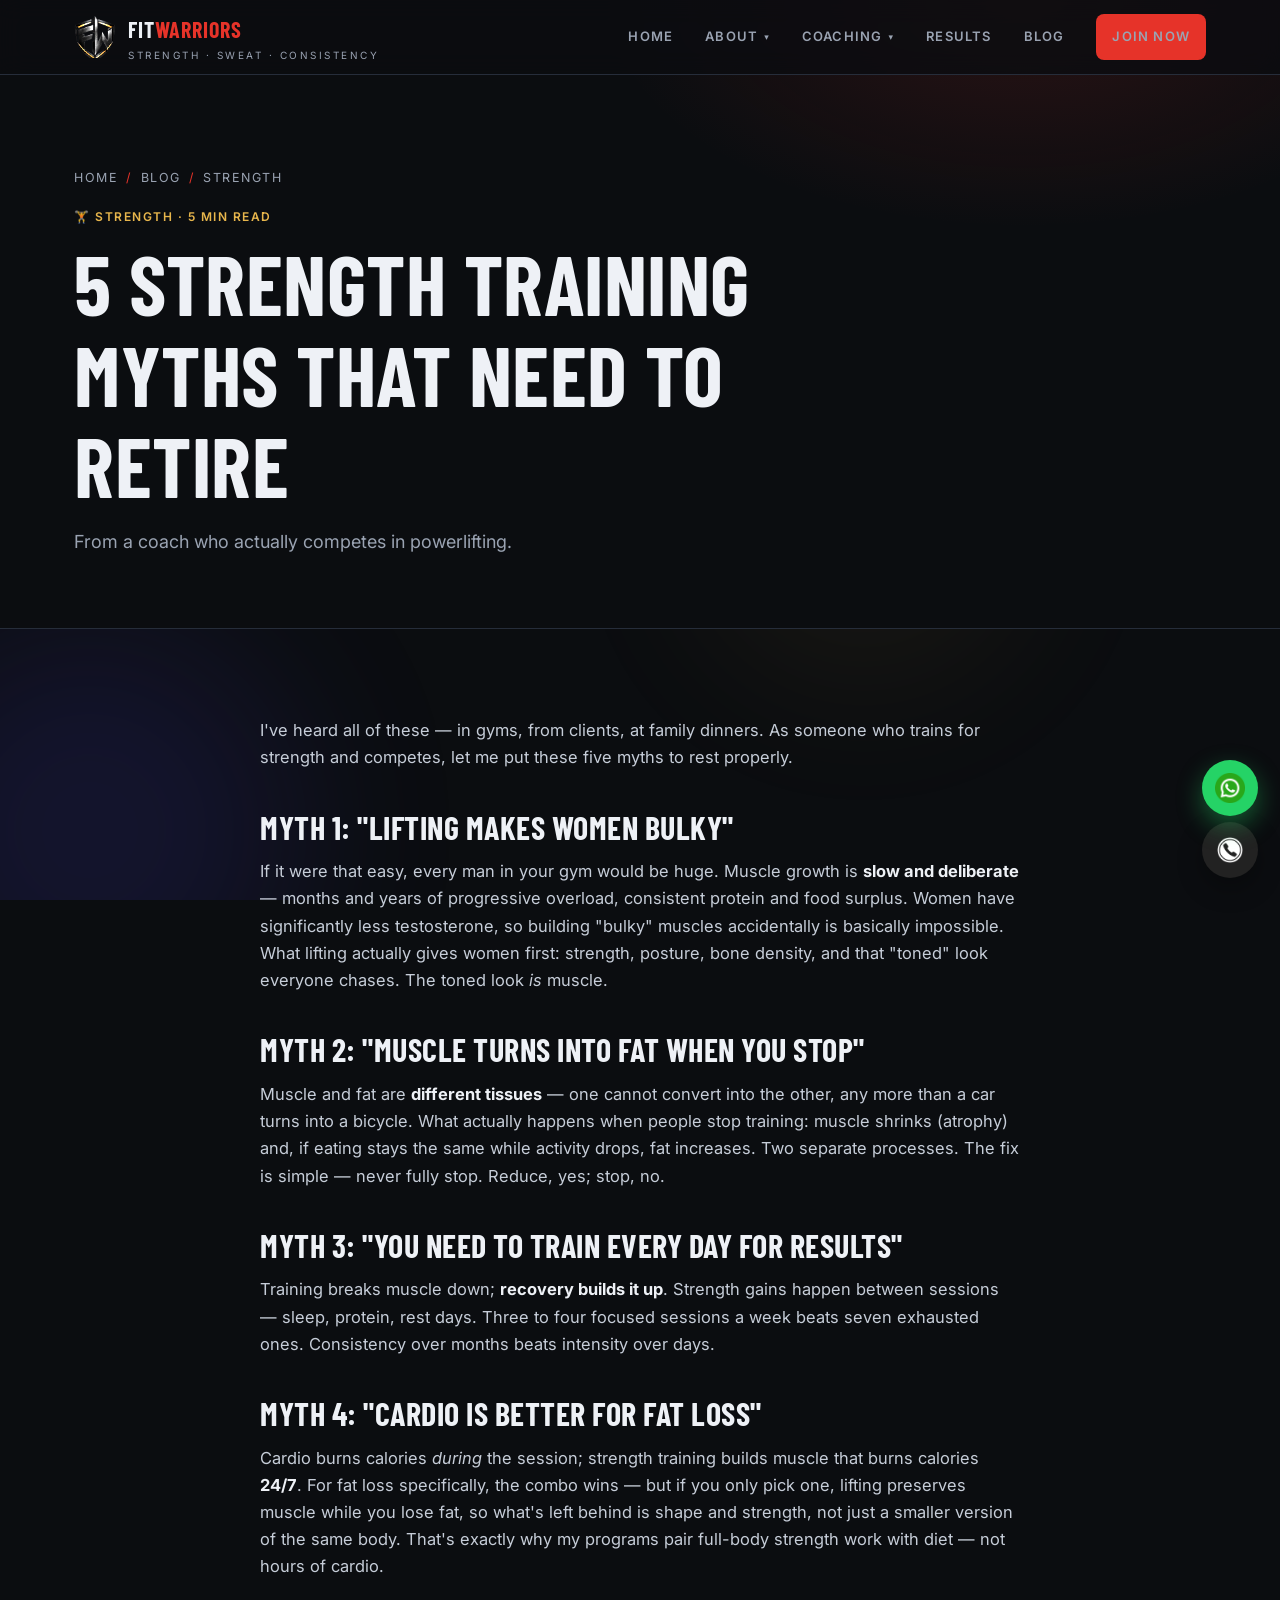
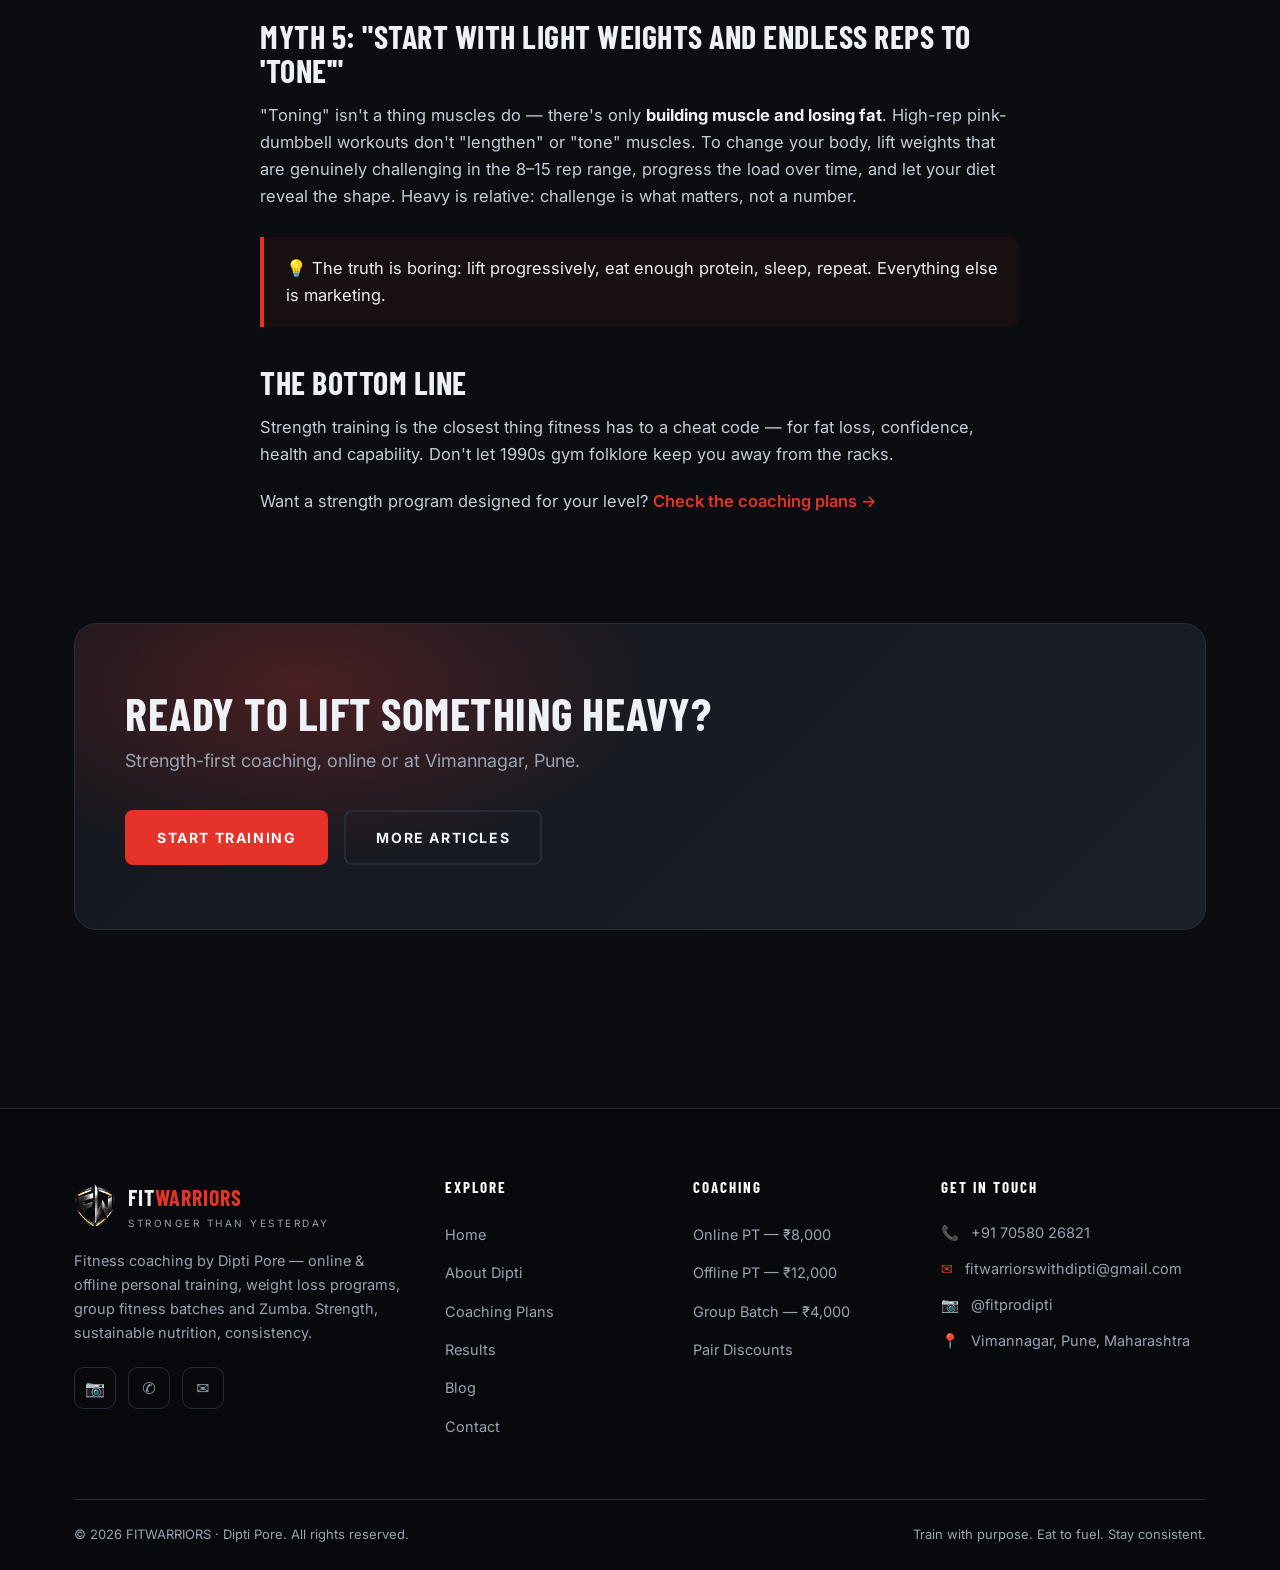
<file: blog-5-strength-training-myths.html>
<!DOCTYPE html>
<html lang="en">
<head>
  <meta charset="UTF-8">
  <meta name="viewport" content="width=device-width, initial-scale=1.0">
  <title>5 Strength Training Myths That Need To Retire | FITWARRIORS Blog</title>
  <meta name="description" content="Lifting makes women bulky, muscle turns to fat, and other strength training myths — busted by coach and powerlifter Dipti Pore.">
  <link rel="preconnect" href="https://fonts.googleapis.com">
  <link rel="preconnect" href="https://fonts.gstatic.com" crossorigin>
  <link href="https://fonts.googleapis.com/css2?family=Barlow+Condensed:wght@600;700&family=Inter:wght@400;500;600;700&display=swap" rel="stylesheet">
  <link rel="stylesheet" href="css/style.css">
  <link rel="icon" type="image/png" sizes="64x64" href="favicon.png">
  <link rel="apple-touch-icon" href="logo.png">
</head>
<body>

  <div class="scroll-progress"></div>
  <div class="blob-field">
    <div class="blob blob--1"></div>
    <div class="blob blob--2"></div>
    <div class="blob blob--3"></div>
  </div>

  <header class="site-header">
    <div class="container nav">
      <a class="brand" href="index.html">
        <img class="brand-mark" src="logo-mark.png" alt="FitWarriors logo" width="42" height="42">
        <span>
          <span class="brand-name">Fit<span>Warriors</span></span>
          <span class="brand-tag">Strength · Sweat · Consistency</span>
        </span>
      </a>
      <nav>
        <ul class="nav-links" id="nav-menu">
          <li><a href="index.html">Home</a></li>
          <li class="has-dropdown">
            <a href="about.html">About <span class="caret">▾</span></a>
            <ul class="dropdown">
              <li class="dropdown-label">Company</li>
              <li><a href="about.html#mission">Our Mission</a></li>
              <li><a href="about.html#who-we-are">Who We Are</a></li>
              <li><a href="about.html#approach">Our Approach</a></li>
              <li><a href="about.html#values" class="dropdown-standalone">💎 Our Values</a></li>
            </ul>
          </li>
          <li class="has-dropdown">
            <a href="plans.html">Coaching <span class="caret">▾</span></a>
            <ul class="dropdown">
              <li class="dropdown-label">Coaching Plans</li>
              <li><a href="plans.html#online">Online Personal Training</a></li>
              <li><a href="plans.html#offline">Offline Personal Training</a></li>
              <li><a href="plans.html#group">Group Fitness Batch</a></li>
            </ul>
          </li>
          <li><a href="results.html">Results</a></li>
          <li><a href="blog.html">Blog</a></li>
          <li><a href="contact.html" class="btn btn--primary btn--sm nav-cta">Join Now</a></li>
        </ul>
        <button class="nav-toggle" aria-label="Toggle menu" aria-expanded="false"><span></span><span></span><span></span></button>
      </nav>
    </div>
  </header>

  <!-- ============ ARTICLE HERO ============ -->
  <section class="page-hero">
    <div class="container">
      <div class="crumbs"><a href="index.html">Home</a><span class="sep">/</span><a href="blog.html">Blog</a><span class="sep">/</span>Strength</div>
      <div class="blog-mini-meta">🏋️ Strength · 5 min read</div>
      <h1 style="max-width:860px">5 Strength Training Myths That Need To Retire</h1>
      <p class="lead" style="max-width:720px;margin-top:16px">From a coach who actually competes in powerlifting.</p>
    </div>
  </section>

  <!-- ============ ARTICLE BODY ============ -->
  <section class="section">
    <div class="container">
      <div class="article-body reveal in">
        <p>I've heard all of these — in gyms, from clients, at family dinners. As someone who trains for strength and competes, let me put these five myths to rest properly.</p>

        <h2>Myth 1: "Lifting makes women bulky"</h2>
        <p>If it were that easy, every man in your gym would be huge. Muscle growth is <strong>slow and deliberate</strong> — months and years of progressive overload, consistent protein and food surplus. Women have significantly less testosterone, so building "bulky" muscles accidentally is basically impossible. What lifting actually gives women first: strength, posture, bone density, and that "toned" look everyone chases. The toned look <em>is</em> muscle.</p>

        <h2>Myth 2: "Muscle turns into fat when you stop"</h2>
        <p>Muscle and fat are <strong>different tissues</strong> — one cannot convert into the other, any more than a car turns into a bicycle. What actually happens when people stop training: muscle shrinks (atrophy) and, if eating stays the same while activity drops, fat increases. Two separate processes. The fix is simple — never fully stop. Reduce, yes; stop, no.</p>

        <h2>Myth 3: "You need to train every day for results"</h2>
        <p>Training breaks muscle down; <strong>recovery builds it up</strong>. Strength gains happen between sessions — sleep, protein, rest days. Three to four focused sessions a week beats seven exhausted ones. Consistency over months beats intensity over days.</p>

        <h2>Myth 4: "Cardio is better for fat loss"</h2>
        <p>Cardio burns calories <em>during</em> the session; strength training builds muscle that burns calories <strong>24/7</strong>. For fat loss specifically, the combo wins — but if you only pick one, lifting preserves muscle while you lose fat, so what's left behind is shape and strength, not just a smaller version of the same body. That's exactly why my programs pair full-body strength work with diet — not hours of cardio.</p>

        <h2>Myth 5: "Start with light weights and endless reps to 'tone'"</h2>
        <p>"Toning" isn't a thing muscles do — there's only <strong>building muscle and losing fat</strong>. High-rep pink-dumbbell workouts don't "lengthen" or "tone" muscles. To change your body, lift weights that are genuinely challenging in the 8–15 rep range, progress the load over time, and let your diet reveal the shape. Heavy is relative: challenge is what matters, not a number.</p>

        <div class="callout">💡 The truth is boring: lift progressively, eat enough protein, sleep, repeat. Everything else is marketing.</div>

        <h2>The Bottom Line</h2>
        <p>Strength training is the closest thing fitness has to a cheat code — for fat loss, confidence, health and capability. Don't let 1990s gym folklore keep you away from the racks.</p>
        <p>Want a strength program designed for your level? <a href="plans.html" style="color:var(--clr-accent);font-weight:600">Check the coaching plans →</a></p>
      </div>
    </div>
  </section>

  <!-- ============ CTA ============ -->
  <section class="section" style="padding-top:0">
    <div class="container">
      <div class="cta-band reveal">
        <div>
          <h2 style="margin-bottom:8px">Ready To Lift Something Heavy?</h2>
          <p class="lead">Strength-first coaching, online or at Vimannagar, Pune.</p>
        </div>
        <div class="hero-actions">
          <a href="https://wa.me/917058026821" class="btn btn--primary">Start Training</a>
          <a href="blog.html" class="btn btn--ghost">More Articles</a>
        </div>
      </div>
    </div>
  </section>

  <footer class="site-footer">
    <div class="container">
      <div class="footer-grid">
        <div>
          <a class="brand" href="index.html" style="margin-bottom:18px">
            <img class="brand-mark" src="logo-mark.png" alt="FitWarriors logo" width="42" height="42">
            <span>
              <span class="brand-name">Fit<span>Warriors</span></span>
              <span class="brand-tag">Stronger Than Yesterday</span>
            </span>
          </a>
          <p>Fitness coaching by Dipti Pore — online & offline personal training, weight loss programs, group fitness batches and Zumba. Strength, sustainable nutrition, consistency.</p>
          <div class="social-row">
            <a href="https://instagram.com/fitprodipti" aria-label="Instagram">📷</a>
            <a href="https://wa.me/917058026821" aria-label="WhatsApp">✆</a>
            <a href="mailto:fitwarriorswithdipti@gmail.com" aria-label="Email">✉</a>
          </div>
        </div>
        <div>
          <h4>Explore</h4>
          <ul class="footer-links">
            <li><a href="index.html">Home</a></li>
            <li><a href="about.html">About Dipti</a></li>
            <li><a href="plans.html">Coaching Plans</a></li>
            <li><a href="results.html">Results</a></li>
            <li><a href="blog.html">Blog</a></li>
            <li><a href="contact.html">Contact</a></li>
          </ul>
        </div>
        <div>
          <h4>Coaching</h4>
          <ul class="footer-links">
            <li><a href="plans.html#online">Online PT — ₹8,000</a></li>
            <li><a href="plans.html#offline">Offline PT — ₹12,000</a></li>
            <li><a href="plans.html#group">Group Batch — ₹4,000</a></li>
            <li><a href="plans.html#pair">Pair Discounts</a></li>
          </ul>
        </div>
        <div>
          <h4>Get In Touch</h4>
          <ul class="footer-contact">
            <li><span>📞</span><a href="tel:+917058026821">+91 70580 26821</a></li>
            <li><span>✉</span><a href="mailto:fitwarriorswithdipti@gmail.com">fitwarriorswithdipti@gmail.com</a></li>
            <li><span>📷</span><a href="https://instagram.com/fitprodipti">@fitprodipti</a></li>
            <li><span>📍</span><span>Vimannagar, Pune, Maharashtra</span></li>
          </ul>
        </div>
      </div>
      <div class="footer-bottom">
        <span>© <span id="yr">2026</span> FITWARRIORS · Dipti Pore. All rights reserved.</span>
        <span>Train with purpose. Eat to fuel. Stay consistent.</span>
      </div>
    </div>
  </footer>

  <a class="wa-float" href="https://wa.me/917058026821?text=Hi%20Dipti!%20I%20want%20to%20know%20more%20about%20your%20coaching%20plans." aria-label="Chat on WhatsApp"><img src="whatsapp.png" alt="WhatsApp"></a>
  <a class="insta-float" href="https://instagram.com/fitprodipti" aria-label="Follow on Instagram"><img src="instagram.png" alt="Instagram"></a>
  <a class="call-float" href="tel:+917058026821" aria-label="Call Dipti"><img src="phone.png" alt="Call"></a>
  <button class="to-top" aria-label="Back to top">↑</button>

  <script src="js/main.js"></script>
</body>
</html>
</file>
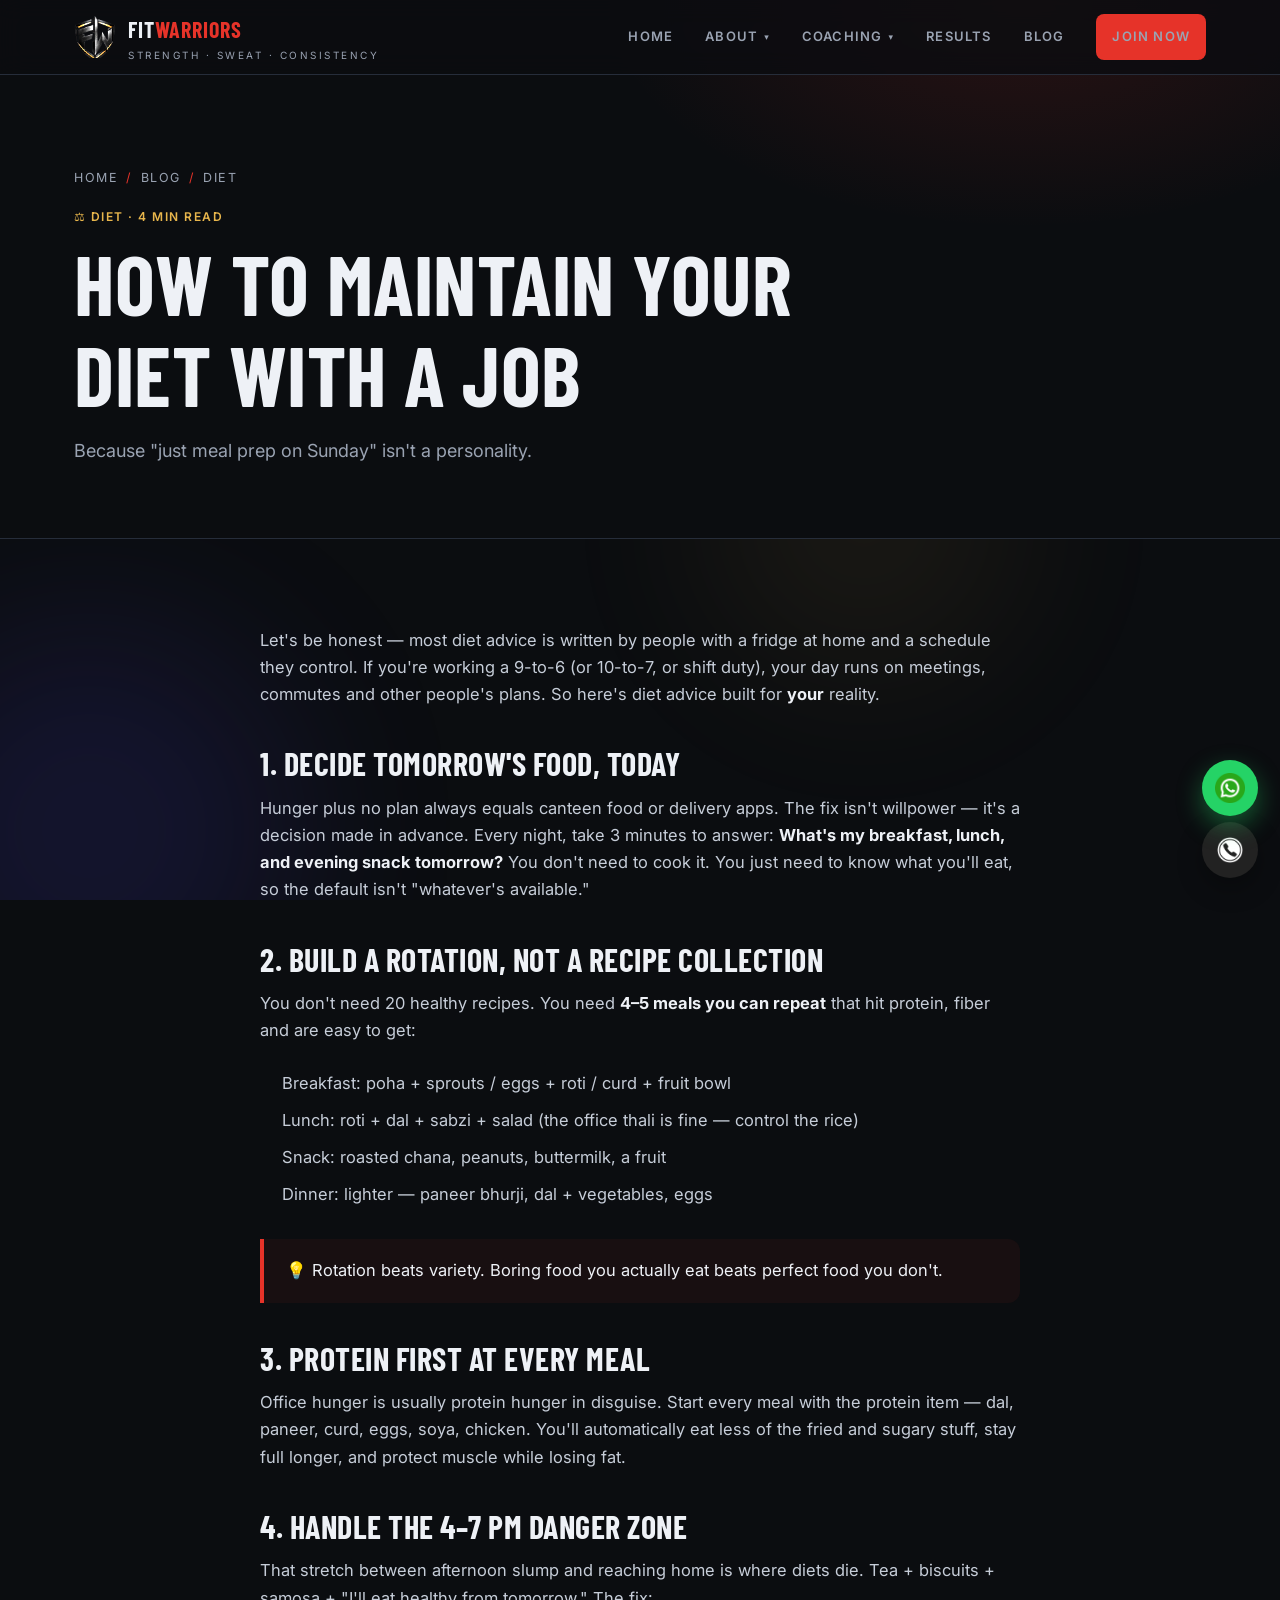
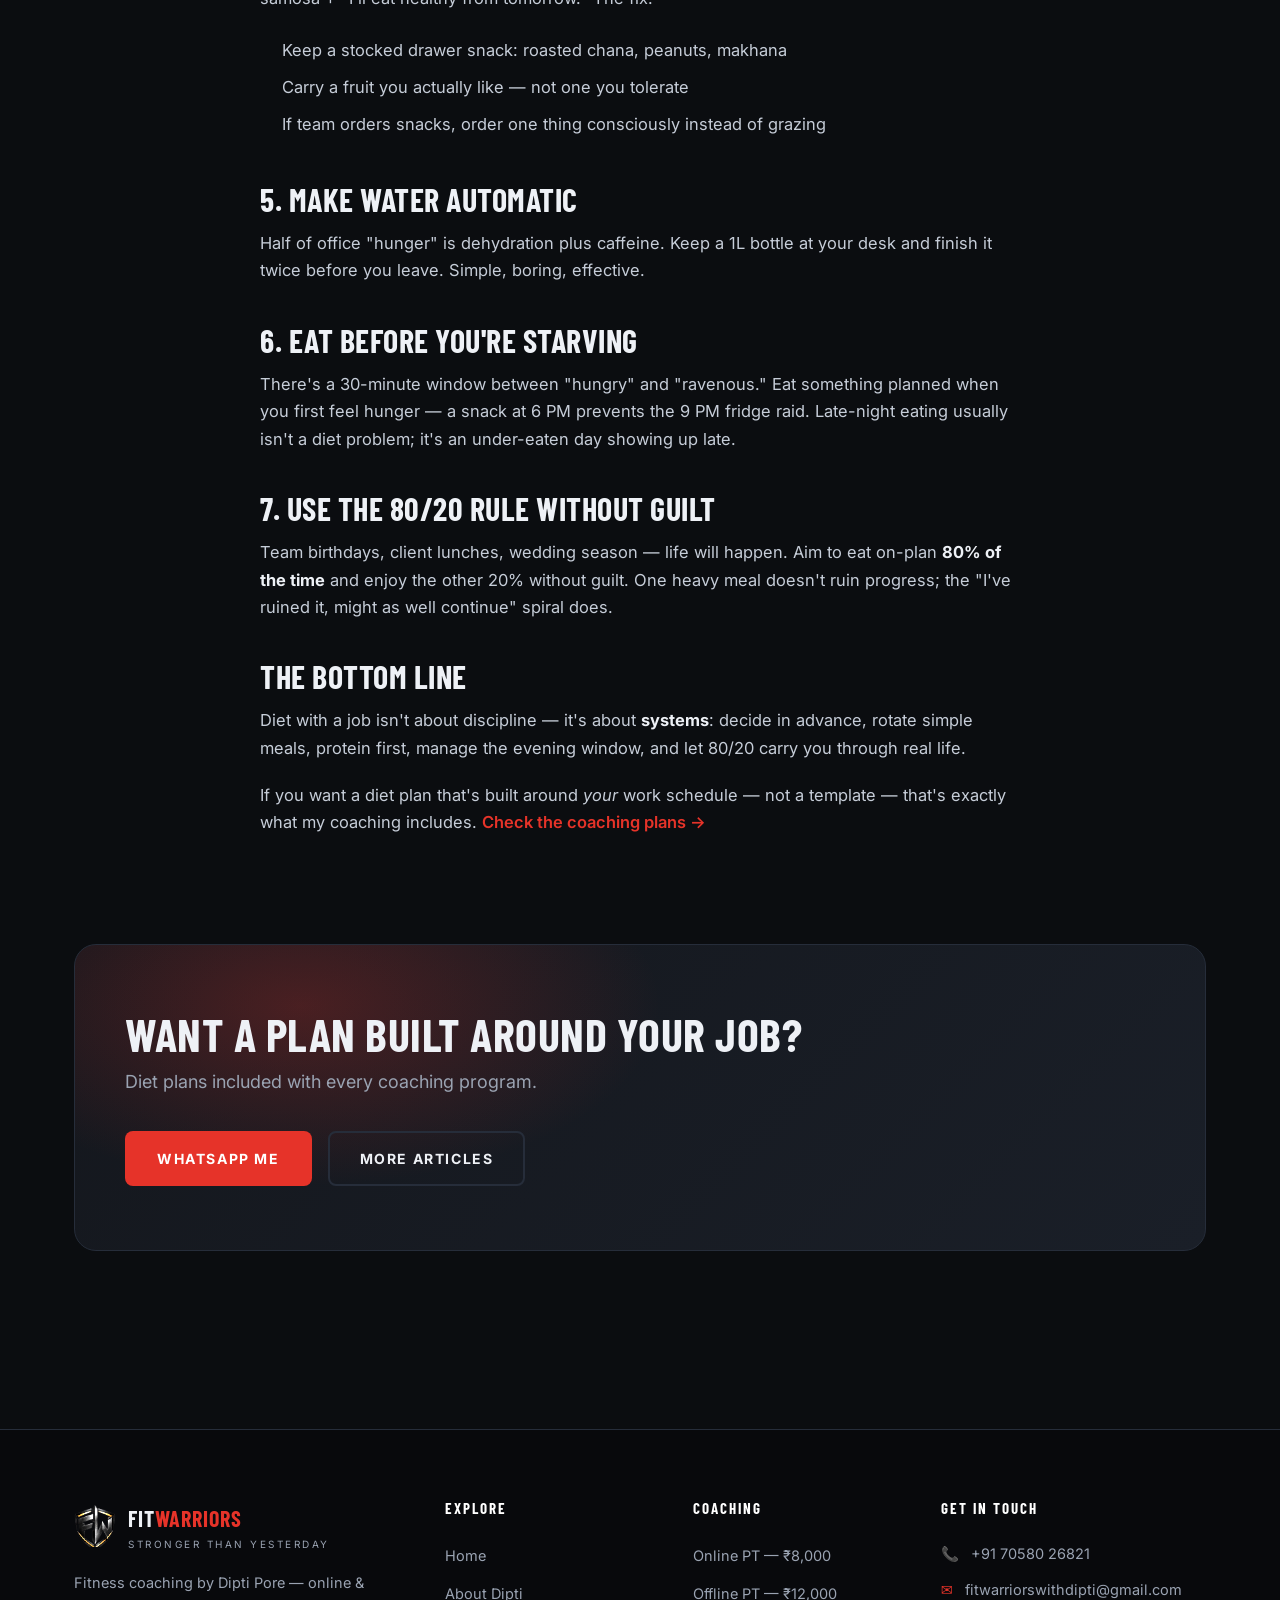
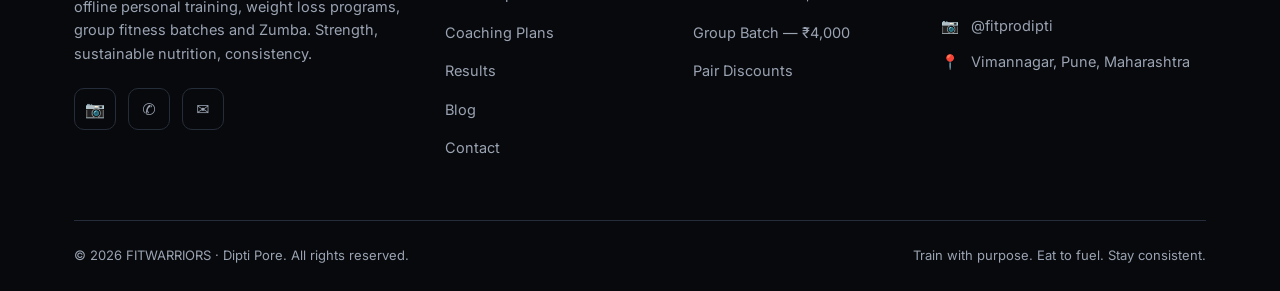
<file: blog-how-to-maintain-diet-with-job.html>
<!DOCTYPE html>
<html lang="en">
<head>
  <meta charset="UTF-8">
  <meta name="viewport" content="width=device-width, initial-scale=1.0">
  <title>How To Maintain Your Diet With A Job | FITWARRIORS Blog</title>
  <meta name="description" content="Working full-time and eating healthy feels impossible — until you systemize it. Practical diet strategies for working professionals from coach Dipti Pore.">
  <link rel="preconnect" href="https://fonts.googleapis.com">
  <link rel="preconnect" href="https://fonts.gstatic.com" crossorigin>
  <link href="https://fonts.googleapis.com/css2?family=Barlow+Condensed:wght@600;700&family=Inter:wght@400;500;600;700&display=swap" rel="stylesheet">
  <link rel="stylesheet" href="css/style.css">
  <link rel="icon" type="image/png" sizes="64x64" href="favicon.png">
  <link rel="apple-touch-icon" href="logo.png">
</head>
<body>

  <div class="scroll-progress"></div>
  <div class="blob-field">
    <div class="blob blob--1"></div>
    <div class="blob blob--2"></div>
    <div class="blob blob--3"></div>
  </div>

  <header class="site-header">
    <div class="container nav">
      <a class="brand" href="index.html">
        <img class="brand-mark" src="logo-mark.png" alt="FitWarriors logo" width="42" height="42">
        <span>
          <span class="brand-name">Fit<span>Warriors</span></span>
          <span class="brand-tag">Strength · Sweat · Consistency</span>
        </span>
      </a>
      <nav>
        <ul class="nav-links" id="nav-menu">
          <li><a href="index.html">Home</a></li>
          <li class="has-dropdown">
            <a href="about.html">About <span class="caret">▾</span></a>
            <ul class="dropdown">
              <li class="dropdown-label">Company</li>
              <li><a href="about.html#mission">Our Mission</a></li>
              <li><a href="about.html#who-we-are">Who We Are</a></li>
              <li><a href="about.html#approach">Our Approach</a></li>
              <li><a href="about.html#values" class="dropdown-standalone">💎 Our Values</a></li>
            </ul>
          </li>
          <li class="has-dropdown">
            <a href="plans.html">Coaching <span class="caret">▾</span></a>
            <ul class="dropdown">
              <li class="dropdown-label">Coaching Plans</li>
              <li><a href="plans.html#online">Online Personal Training</a></li>
              <li><a href="plans.html#offline">Offline Personal Training</a></li>
              <li><a href="plans.html#group">Group Fitness Batch</a></li>
            </ul>
          </li>
          <li><a href="results.html">Results</a></li>
          <li><a href="blog.html">Blog</a></li>
          <li><a href="contact.html" class="btn btn--primary btn--sm nav-cta">Join Now</a></li>
        </ul>
        <button class="nav-toggle" aria-label="Toggle menu" aria-expanded="false"><span></span><span></span><span></span></button>
      </nav>
    </div>
  </header>

  <!-- ============ ARTICLE HERO ============ -->
  <section class="page-hero">
    <div class="container">
      <div class="crumbs"><a href="index.html">Home</a><span class="sep">/</span><a href="blog.html">Blog</a><span class="sep">/</span>Diet</div>
      <div class="blog-mini-meta">⚖️ Diet · 4 min read</div>
      <h1 style="max-width:860px">How To Maintain Your Diet With A Job</h1>
      <p class="lead" style="max-width:720px;margin-top:16px">Because "just meal prep on Sunday" isn't a personality.</p>
    </div>
  </section>

  <!-- ============ ARTICLE BODY ============ -->
  <section class="section">
    <div class="container">
      <div class="article-body reveal in">
        <p>Let's be honest — most diet advice is written by people with a fridge at home and a schedule they control. If you're working a 9-to-6 (or 10-to-7, or shift duty), your day runs on meetings, commutes and other people's plans. So here's diet advice built for <strong>your</strong> reality.</p>

        <h2>1. Decide Tomorrow's Food, Today</h2>
        <p>Hunger plus no plan always equals canteen food or delivery apps. The fix isn't willpower — it's a decision made in advance. Every night, take 3 minutes to answer: <strong>What's my breakfast, lunch, and evening snack tomorrow?</strong> You don't need to cook it. You just need to know what you'll eat, so the default isn't "whatever's available."</p>

        <h2>2. Build A Rotation, Not A Recipe Collection</h2>
        <p>You don't need 20 healthy recipes. You need <strong>4–5 meals you can repeat</strong> that hit protein, fiber and are easy to get:</p>
        <ul>
          <li>Breakfast: poha + sprouts / eggs + roti / curd + fruit bowl</li>
          <li>Lunch: roti + dal + sabzi + salad (the office thali is fine — control the rice)</li>
          <li>Snack: roasted chana, peanuts, buttermilk, a fruit</li>
          <li>Dinner: lighter — paneer bhurji, dal + vegetables, eggs</li>
        </ul>
        <div class="callout">💡 Rotation beats variety. Boring food you actually eat beats perfect food you don't.</div>

        <h2>3. Protein First At Every Meal</h2>
        <p>Office hunger is usually protein hunger in disguise. Start every meal with the protein item — dal, paneer, curd, eggs, soya, chicken. You'll automatically eat less of the fried and sugary stuff, stay full longer, and protect muscle while losing fat.</p>

        <h2>4. Handle The 4–7 PM Danger Zone</h2>
        <p>That stretch between afternoon slump and reaching home is where diets die. Tea + biscuits + samosa + "I'll eat healthy from tomorrow." The fix:</p>
        <ul>
          <li>Keep a stocked drawer snack: roasted chana, peanuts, makhana</li>
          <li>Carry a fruit you actually like — not one you tolerate</li>
          <li>If team orders snacks, order one thing consciously instead of grazing</li>
        </ul>

        <h2>5. Make Water Automatic</h2>
        <p>Half of office "hunger" is dehydration plus caffeine. Keep a 1L bottle at your desk and finish it twice before you leave. Simple, boring, effective.</p>

        <h2>6. Eat Before You're Starving</h2>
        <p>There's a 30-minute window between "hungry" and "ravenous." Eat something planned when you first feel hunger — a snack at 6 PM prevents the 9 PM fridge raid. Late-night eating usually isn't a diet problem; it's an under-eaten day showing up late.</p>

        <h2>7. Use The 80/20 Rule Without Guilt</h2>
        <p>Team birthdays, client lunches, wedding season — life will happen. Aim to eat on-plan <strong>80% of the time</strong> and enjoy the other 20% without guilt. One heavy meal doesn't ruin progress; the "I've ruined it, might as well continue" spiral does.</p>

        <h2>The Bottom Line</h2>
        <p>Diet with a job isn't about discipline — it's about <strong>systems</strong>: decide in advance, rotate simple meals, protein first, manage the evening window, and let 80/20 carry you through real life.</p>
        <p>If you want a diet plan that's built around <em>your</em> work schedule — not a template — that's exactly what my coaching includes. <a href="plans.html" style="color:var(--clr-accent);font-weight:600">Check the coaching plans →</a></p>
      </div>
    </div>
  </section>

  <!-- ============ CTA ============ -->
  <section class="section" style="padding-top:0">
    <div class="container">
      <div class="cta-band reveal">
        <div>
          <h2 style="margin-bottom:8px">Want A Plan Built Around Your Job?</h2>
          <p class="lead">Diet plans included with every coaching program.</p>
        </div>
        <div class="hero-actions">
          <a href="https://wa.me/917058026821" class="btn btn--primary">WhatsApp Me</a>
          <a href="blog.html" class="btn btn--ghost">More Articles</a>
        </div>
      </div>
    </div>
  </section>

  <footer class="site-footer">
    <div class="container">
      <div class="footer-grid">
        <div>
          <a class="brand" href="index.html" style="margin-bottom:18px">
            <img class="brand-mark" src="logo-mark.png" alt="FitWarriors logo" width="42" height="42">
            <span>
              <span class="brand-name">Fit<span>Warriors</span></span>
              <span class="brand-tag">Stronger Than Yesterday</span>
            </span>
          </a>
          <p>Fitness coaching by Dipti Pore — online & offline personal training, weight loss programs, group fitness batches and Zumba. Strength, sustainable nutrition, consistency.</p>
          <div class="social-row">
            <a href="https://instagram.com/fitprodipti" aria-label="Instagram">📷</a>
            <a href="https://wa.me/917058026821" aria-label="WhatsApp">✆</a>
            <a href="mailto:fitwarriorswithdipti@gmail.com" aria-label="Email">✉</a>
          </div>
        </div>
        <div>
          <h4>Explore</h4>
          <ul class="footer-links">
            <li><a href="index.html">Home</a></li>
            <li><a href="about.html">About Dipti</a></li>
            <li><a href="plans.html">Coaching Plans</a></li>
            <li><a href="results.html">Results</a></li>
            <li><a href="blog.html">Blog</a></li>
            <li><a href="contact.html">Contact</a></li>
          </ul>
        </div>
        <div>
          <h4>Coaching</h4>
          <ul class="footer-links">
            <li><a href="plans.html#online">Online PT — ₹8,000</a></li>
            <li><a href="plans.html#offline">Offline PT — ₹12,000</a></li>
            <li><a href="plans.html#group">Group Batch — ₹4,000</a></li>
            <li><a href="plans.html#pair">Pair Discounts</a></li>
          </ul>
        </div>
        <div>
          <h4>Get In Touch</h4>
          <ul class="footer-contact">
            <li><span>📞</span><a href="tel:+917058026821">+91 70580 26821</a></li>
            <li><span>✉</span><a href="mailto:fitwarriorswithdipti@gmail.com">fitwarriorswithdipti@gmail.com</a></li>
            <li><span>📷</span><a href="https://instagram.com/fitprodipti">@fitprodipti</a></li>
            <li><span>📍</span><span>Vimannagar, Pune, Maharashtra</span></li>
          </ul>
        </div>
      </div>
      <div class="footer-bottom">
        <span>© <span id="yr">2026</span> FITWARRIORS · Dipti Pore. All rights reserved.</span>
        <span>Train with purpose. Eat to fuel. Stay consistent.</span>
      </div>
    </div>
  </footer>

  <a class="wa-float" href="https://wa.me/917058026821?text=Hi%20Dipti!%20I%20want%20to%20know%20more%20about%20your%20coaching%20plans." aria-label="Chat on WhatsApp"><img src="whatsapp.png" alt="WhatsApp"></a>
  <a class="insta-float" href="https://instagram.com/fitprodipti" aria-label="Follow on Instagram"><img src="instagram.png" alt="Instagram"></a>
  <a class="call-float" href="tel:+917058026821" aria-label="Call Dipti"><img src="phone.png" alt="Call"></a>
  <button class="to-top" aria-label="Back to top">↑</button>

  <script src="js/main.js"></script>
</body>
</html>
</file>
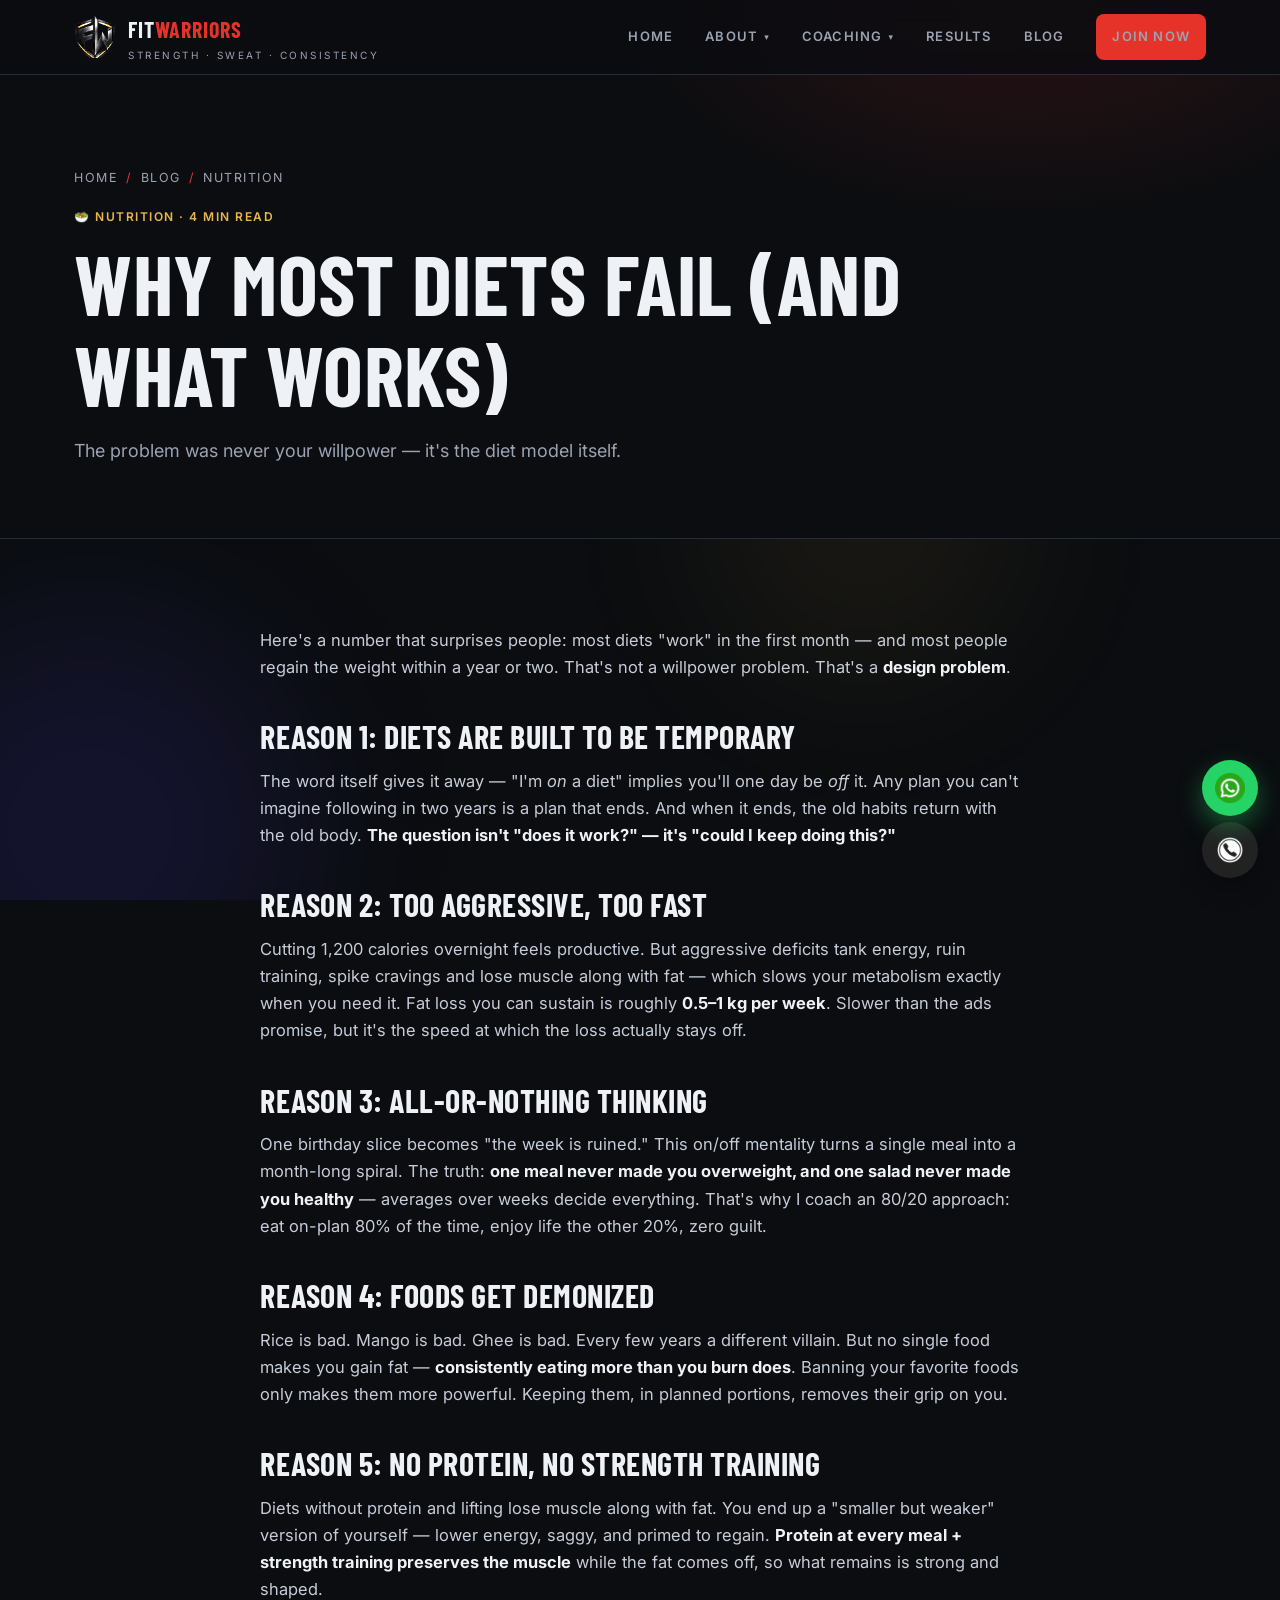
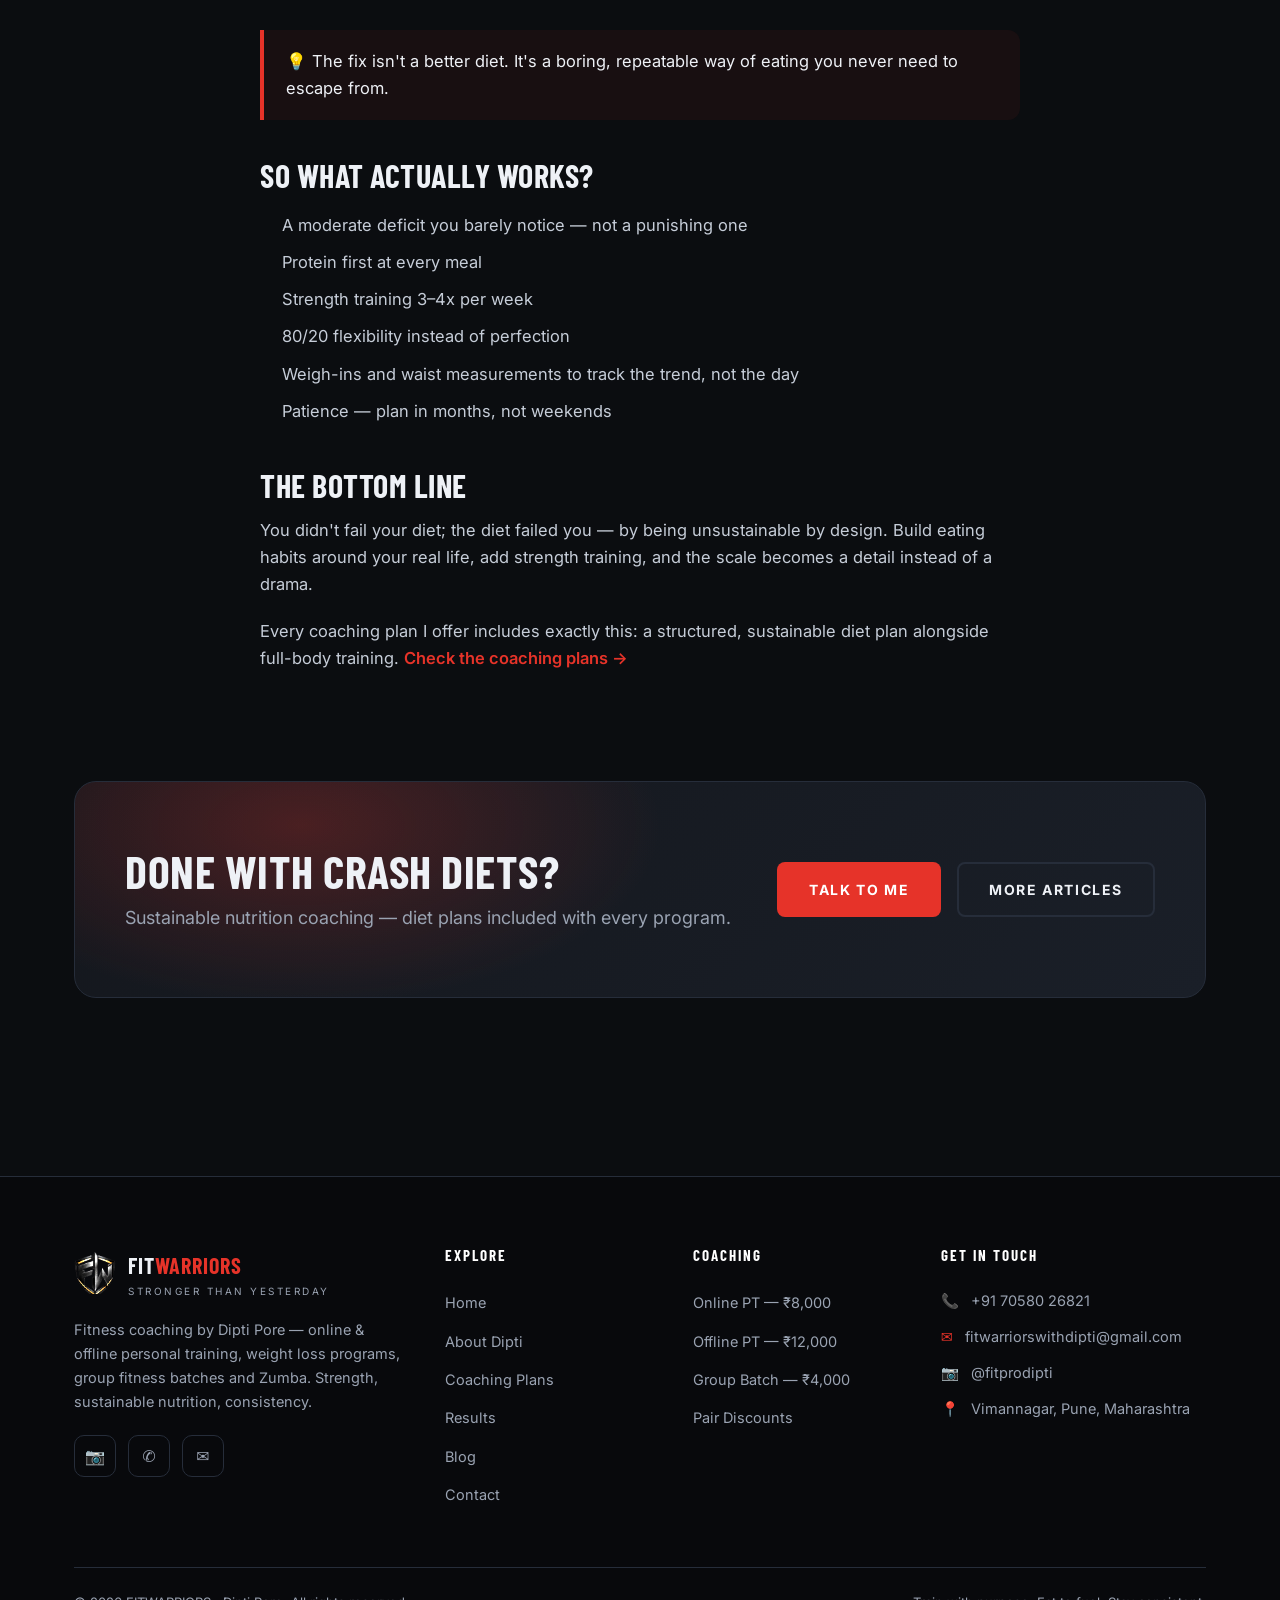
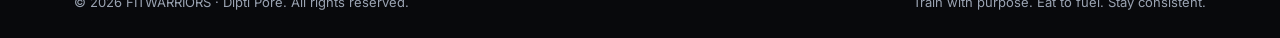
<file: blog-why-diets-fail.html>
<!DOCTYPE html>
<html lang="en">
<head>
  <meta charset="UTF-8">
  <meta name="viewport" content="width=device-width, initial-scale=1.0">
  <title>Why Most Diets Fail (And What Works) | FITWARRIORS Blog</title>
  <meta name="description" content="Crash diets fail because the model is broken, not your willpower. Coach Dipti Pore on what sustainable fat loss actually looks like.">
  <link rel="preconnect" href="https://fonts.googleapis.com">
  <link rel="preconnect" href="https://fonts.gstatic.com" crossorigin>
  <link href="https://fonts.googleapis.com/css2?family=Barlow+Condensed:wght@600;700&family=Inter:wght@400;500;600;700&display=swap" rel="stylesheet">
  <link rel="stylesheet" href="css/style.css">
  <link rel="icon" type="image/png" sizes="64x64" href="favicon.png">
  <link rel="apple-touch-icon" href="logo.png">
</head>
<body>

  <div class="scroll-progress"></div>
  <div class="blob-field">
    <div class="blob blob--1"></div>
    <div class="blob blob--2"></div>
    <div class="blob blob--3"></div>
  </div>

  <header class="site-header">
    <div class="container nav">
      <a class="brand" href="index.html">
        <img class="brand-mark" src="logo-mark.png" alt="FitWarriors logo" width="42" height="42">
        <span>
          <span class="brand-name">Fit<span>Warriors</span></span>
          <span class="brand-tag">Strength · Sweat · Consistency</span>
        </span>
      </a>
      <nav>
        <ul class="nav-links" id="nav-menu">
          <li><a href="index.html">Home</a></li>
          <li class="has-dropdown">
            <a href="about.html">About <span class="caret">▾</span></a>
            <ul class="dropdown">
              <li class="dropdown-label">Company</li>
              <li><a href="about.html#mission">Our Mission</a></li>
              <li><a href="about.html#who-we-are">Who We Are</a></li>
              <li><a href="about.html#approach">Our Approach</a></li>
              <li><a href="about.html#values" class="dropdown-standalone">💎 Our Values</a></li>
            </ul>
          </li>
          <li class="has-dropdown">
            <a href="plans.html">Coaching <span class="caret">▾</span></a>
            <ul class="dropdown">
              <li class="dropdown-label">Coaching Plans</li>
              <li><a href="plans.html#online">Online Personal Training</a></li>
              <li><a href="plans.html#offline">Offline Personal Training</a></li>
              <li><a href="plans.html#group">Group Fitness Batch</a></li>
            </ul>
          </li>
          <li><a href="results.html">Results</a></li>
          <li><a href="blog.html">Blog</a></li>
          <li><a href="contact.html" class="btn btn--primary btn--sm nav-cta">Join Now</a></li>
        </ul>
        <button class="nav-toggle" aria-label="Toggle menu" aria-expanded="false"><span></span><span></span><span></span></button>
      </nav>
    </div>
  </header>

  <!-- ============ ARTICLE HERO ============ -->
  <section class="page-hero">
    <div class="container">
      <div class="crumbs"><a href="index.html">Home</a><span class="sep">/</span><a href="blog.html">Blog</a><span class="sep">/</span>Nutrition</div>
      <div class="blog-mini-meta">🥗 Nutrition · 4 min read</div>
      <h1 style="max-width:860px">Why Most Diets Fail (And What Works)</h1>
      <p class="lead" style="max-width:720px;margin-top:16px">The problem was never your willpower — it's the diet model itself.</p>
    </div>
  </section>

  <!-- ============ ARTICLE BODY ============ -->
  <section class="section">
    <div class="container">
      <div class="article-body reveal in">
        <p>Here's a number that surprises people: most diets "work" in the first month — and most people regain the weight within a year or two. That's not a willpower problem. That's a <strong>design problem</strong>.</p>

        <h2>Reason 1: Diets Are Built To Be Temporary</h2>
        <p>The word itself gives it away — "I'm <em>on</em> a diet" implies you'll one day be <em>off</em> it. Any plan you can't imagine following in two years is a plan that ends. And when it ends, the old habits return with the old body. <strong>The question isn't "does it work?" — it's "could I keep doing this?"</strong></p>

        <h2>Reason 2: Too Aggressive, Too Fast</h2>
        <p>Cutting 1,200 calories overnight feels productive. But aggressive deficits tank energy, ruin training, spike cravings and lose muscle along with fat — which slows your metabolism exactly when you need it. Fat loss you can sustain is roughly <strong>0.5–1 kg per week</strong>. Slower than the ads promise, but it's the speed at which the loss actually stays off.</p>

        <h2>Reason 3: All-Or-Nothing Thinking</h2>
        <p>One birthday slice becomes "the week is ruined." This on/off mentality turns a single meal into a month-long spiral. The truth: <strong>one meal never made you overweight, and one salad never made you healthy</strong> — averages over weeks decide everything. That's why I coach an 80/20 approach: eat on-plan 80% of the time, enjoy life the other 20%, zero guilt.</p>

        <h2>Reason 4: Foods Get Demonized</h2>
        <p> Rice is bad. Mango is bad. Ghee is bad. Every few years a different villain. But no single food makes you gain fat — <strong>consistently eating more than you burn does</strong>. Banning your favorite foods only makes them more powerful. Keeping them, in planned portions, removes their grip on you.</p>

        <h2>Reason 5: No Protein, No Strength Training</h2>
        <p>Diets without protein and lifting lose muscle along with fat. You end up a "smaller but weaker" version of yourself — lower energy, saggy, and primed to regain. <strong>Protein at every meal + strength training preserves the muscle</strong> while the fat comes off, so what remains is strong and shaped.</p>

        <div class="callout">💡 The fix isn't a better diet. It's a boring, repeatable way of eating you never need to escape from.</div>

        <h2>So What Actually Works?</h2>
        <ul>
          <li>A moderate deficit you barely notice — not a punishing one</li>
          <li>Protein first at every meal</li>
          <li>Strength training 3–4x per week</li>
          <li>80/20 flexibility instead of perfection</li>
          <li>Weigh-ins and waist measurements to track the trend, not the day</li>
          <li>Patience — plan in months, not weekends</li>
        </ul>

        <h2>The Bottom Line</h2>
        <p>You didn't fail your diet; the diet failed you — by being unsustainable by design. Build eating habits around your real life, add strength training, and the scale becomes a detail instead of a drama.</p>
        <p>Every coaching plan I offer includes exactly this: a structured, sustainable diet plan alongside full-body training. <a href="plans.html" style="color:var(--clr-accent);font-weight:600">Check the coaching plans →</a></p>
      </div>
    </div>
  </section>

  <!-- ============ CTA ============ -->
  <section class="section" style="padding-top:0">
    <div class="container">
      <div class="cta-band reveal">
        <div>
          <h2 style="margin-bottom:8px">Done With Crash Diets?</h2>
          <p class="lead">Sustainable nutrition coaching — diet plans included with every program.</p>
        </div>
        <div class="hero-actions">
          <a href="https://wa.me/917058026821" class="btn btn--primary">Talk To Me</a>
          <a href="blog.html" class="btn btn--ghost">More Articles</a>
        </div>
      </div>
    </div>
  </section>

  <footer class="site-footer">
    <div class="container">
      <div class="footer-grid">
        <div>
          <a class="brand" href="index.html" style="margin-bottom:18px">
            <img class="brand-mark" src="logo-mark.png" alt="FitWarriors logo" width="42" height="42">
            <span>
              <span class="brand-name">Fit<span>Warriors</span></span>
              <span class="brand-tag">Stronger Than Yesterday</span>
            </span>
          </a>
          <p>Fitness coaching by Dipti Pore — online & offline personal training, weight loss programs, group fitness batches and Zumba. Strength, sustainable nutrition, consistency.</p>
          <div class="social-row">
            <a href="https://instagram.com/fitprodipti" aria-label="Instagram">📷</a>
            <a href="https://wa.me/917058026821" aria-label="WhatsApp">✆</a>
            <a href="mailto:fitwarriorswithdipti@gmail.com" aria-label="Email">✉</a>
          </div>
        </div>
        <div>
          <h4>Explore</h4>
          <ul class="footer-links">
            <li><a href="index.html">Home</a></li>
            <li><a href="about.html">About Dipti</a></li>
            <li><a href="plans.html">Coaching Plans</a></li>
            <li><a href="results.html">Results</a></li>
            <li><a href="blog.html">Blog</a></li>
            <li><a href="contact.html">Contact</a></li>
          </ul>
        </div>
        <div>
          <h4>Coaching</h4>
          <ul class="footer-links">
            <li><a href="plans.html#online">Online PT — ₹8,000</a></li>
            <li><a href="plans.html#offline">Offline PT — ₹12,000</a></li>
            <li><a href="plans.html#group">Group Batch — ₹4,000</a></li>
            <li><a href="plans.html#pair">Pair Discounts</a></li>
          </ul>
        </div>
        <div>
          <h4>Get In Touch</h4>
          <ul class="footer-contact">
            <li><span>📞</span><a href="tel:+917058026821">+91 70580 26821</a></li>
            <li><span>✉</span><a href="mailto:fitwarriorswithdipti@gmail.com">fitwarriorswithdipti@gmail.com</a></li>
            <li><span>📷</span><a href="https://instagram.com/fitprodipti">@fitprodipti</a></li>
            <li><span>📍</span><span>Vimannagar, Pune, Maharashtra</span></li>
          </ul>
        </div>
      </div>
      <div class="footer-bottom">
        <span>© <span id="yr">2026</span> FITWARRIORS · Dipti Pore. All rights reserved.</span>
        <span>Train with purpose. Eat to fuel. Stay consistent.</span>
      </div>
    </div>
  </footer>

  <a class="wa-float" href="https://wa.me/917058026821?text=Hi%20Dipti!%20I%20want%20to%20know%20more%20about%20your%20coaching%20plans." aria-label="Chat on WhatsApp"><img src="whatsapp.png" alt="WhatsApp"></a>
  <a class="insta-float" href="https://instagram.com/fitprodipti" aria-label="Follow on Instagram"><img src="instagram.png" alt="Instagram"></a>
  <a class="call-float" href="tel:+917058026821" aria-label="Call Dipti"><img src="phone.png" alt="Call"></a>
  <button class="to-top" aria-label="Back to top">↑</button>

  <script src="js/main.js"></script>
</body>
</html>
</file>
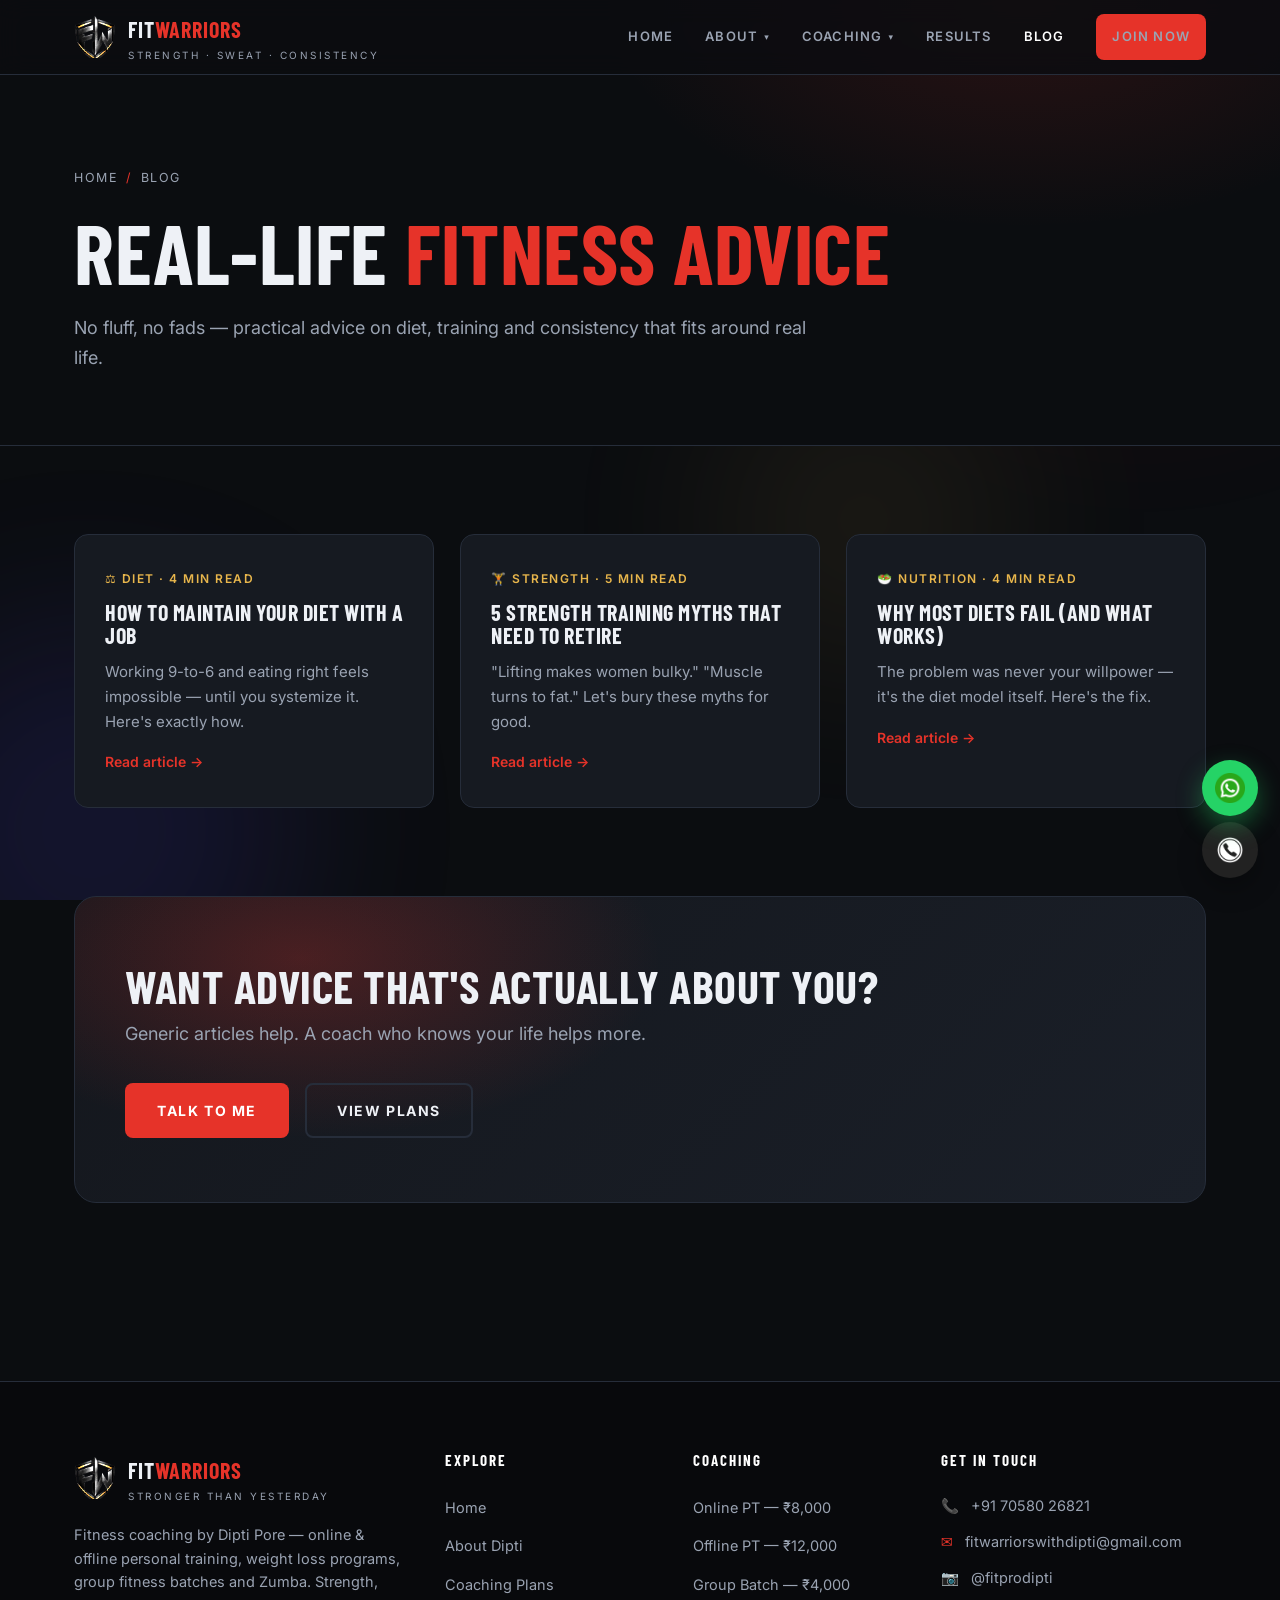
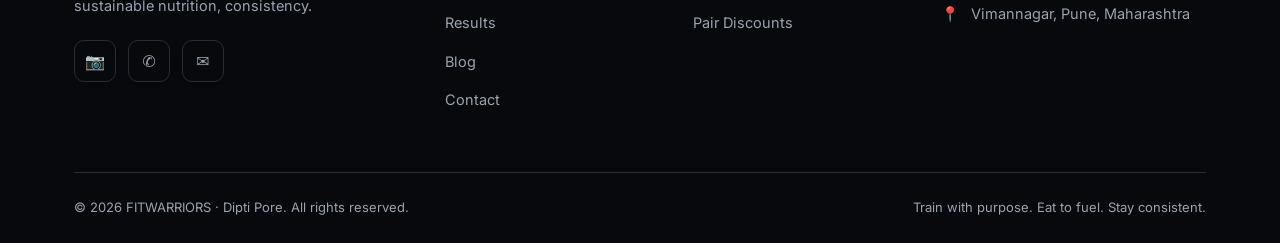
<file: blog.html>
<!DOCTYPE html>
<html lang="en">
<head>
  <meta charset="UTF-8">
  <meta name="viewport" content="width=device-width, initial-scale=1.0">
  <title>Fitness Blog | Diet Advice, Training Tips | FITWARRIORS</title>
  <meta name="description" content="Practical fitness advice from coach Dipti Pore — maintaining diet with a job, strength training myths, sustainable nutrition and more.">
  <link rel="preconnect" href="https://fonts.googleapis.com">
  <link rel="preconnect" href="https://fonts.gstatic.com" crossorigin>
  <link href="https://fonts.googleapis.com/css2?family=Barlow+Condensed:wght@600;700&family=Inter:wght@400;500;600;700&display=swap" rel="stylesheet">
  <link rel="stylesheet" href="css/style.css">
  <link rel="icon" type="image/png" sizes="64x64" href="favicon.png">
  <link rel="apple-touch-icon" href="logo.png">
</head>
<body>

  <div class="scroll-progress"></div>
  <div class="blob-field">
    <div class="blob blob--1"></div>
    <div class="blob blob--2"></div>
    <div class="blob blob--3"></div>
  </div>

  <header class="site-header">
    <div class="container nav">
      <a class="brand" href="index.html">
        <img class="brand-mark" src="logo-mark.png" alt="FitWarriors logo" width="42" height="42">
        <span>
          <span class="brand-name">Fit<span>Warriors</span></span>
          <span class="brand-tag">Strength · Sweat · Consistency</span>
        </span>
      </a>
      <nav>
        <ul class="nav-links" id="nav-menu">
          <li><a href="index.html">Home</a></li>
          <li class="has-dropdown">
            <a href="about.html">About <span class="caret">▾</span></a>
            <ul class="dropdown">
              <li class="dropdown-label">Company</li>
              <li><a href="about.html#mission">Our Mission</a></li>
              <li><a href="about.html#who-we-are">Who We Are</a></li>
              <li><a href="about.html#approach">Our Approach</a></li>
              <li><a href="about.html#values" class="dropdown-standalone">💎 Our Values</a></li>
            </ul>
          </li>
          <li class="has-dropdown">
            <a href="plans.html">Coaching <span class="caret">▾</span></a>
            <ul class="dropdown">
              <li class="dropdown-label">Coaching Plans</li>
              <li><a href="plans.html#online">Online Personal Training</a></li>
              <li><a href="plans.html#offline">Offline Personal Training</a></li>
              <li><a href="plans.html#group">Group Fitness Batch</a></li>
            </ul>
          </li>
          <li><a href="results.html">Results</a></li>
          <li><a href="blog.html">Blog</a></li>
          <li><a href="contact.html" class="btn btn--primary btn--sm nav-cta">Join Now</a></li>
        </ul>
        <button class="nav-toggle" aria-label="Toggle menu" aria-expanded="false"><span></span><span></span><span></span></button>
      </nav>
    </div>
  </header>

  <!-- ============ PAGE HERO ============ -->
  <section class="page-hero">
    <div class="container">
      <div class="crumbs"><a href="index.html">Home</a><span class="sep">/</span>Blog</div>
      <h1>Real-Life <span class="accent">Fitness Advice</span></h1>
      <p class="lead" style="max-width:760px;margin-top:16px">No fluff, no fads — practical advice on diet, training and consistency that fits around real life.</p>
    </div>
  </section>

  <!-- ============ POSTS ============ -->
  <section class="section">
    <div class="container">
      <div class="grid grid--3">
        <a href="blog-how-to-maintain-diet-with-job.html" class="card shimmer reveal">
          <div class="blog-mini-meta">⚖️ Diet · 4 min read</div>
          <h3 style="font-size:22px">How To Maintain Your Diet With A Job</h3>
          <p>Working 9-to-6 and eating right feels impossible — until you systemize it. Here's exactly how.</p>
          <p style="margin-top:16px;color:var(--clr-accent);font-weight:600;font-size:14px">Read article →</p>
        </a>
        <a href="blog-5-strength-training-myths.html" class="card shimmer reveal d1">
          <div class="blog-mini-meta">🏋️ Strength · 5 min read</div>
          <h3 style="font-size:22px">5 Strength Training Myths That Need To Retire</h3>
          <p>"Lifting makes women bulky." "Muscle turns to fat." Let's bury these myths for good.</p>
          <p style="margin-top:16px;color:var(--clr-accent);font-weight:600;font-size:14px">Read article →</p>
        </a>
        <a href="blog-why-diets-fail.html" class="card shimmer reveal d2">
          <div class="blog-mini-meta">🥗 Nutrition · 4 min read</div>
          <h3 style="font-size:22px">Why Most Diets Fail (And What Works)</h3>
          <p>The problem was never your willpower — it's the diet model itself. Here's the fix.</p>
          <p style="margin-top:16px;color:var(--clr-accent);font-weight:600;font-size:14px">Read article →</p>
        </a>
      </div>
    </div>
  </section>

  <!-- ============ CTA ============ -->
  <section class="section" style="padding-top:0">
    <div class="container">
      <div class="cta-band reveal">
        <div>
          <h2 style="margin-bottom:8px">Want Advice That's Actually About YOU?</h2>
          <p class="lead">Generic articles help. A coach who knows your life helps more.</p>
        </div>
        <div class="hero-actions">
          <a href="https://wa.me/917058026821" class="btn btn--primary">Talk To Me</a>
          <a href="plans.html" class="btn btn--ghost">View Plans</a>
        </div>
      </div>
    </div>
  </section>

  <footer class="site-footer">
    <div class="container">
      <div class="footer-grid">
        <div>
          <a class="brand" href="index.html" style="margin-bottom:18px">
            <img class="brand-mark" src="logo-mark.png" alt="FitWarriors logo" width="42" height="42">
            <span>
              <span class="brand-name">Fit<span>Warriors</span></span>
              <span class="brand-tag">Stronger Than Yesterday</span>
            </span>
          </a>
          <p>Fitness coaching by Dipti Pore — online & offline personal training, weight loss programs, group fitness batches and Zumba. Strength, sustainable nutrition, consistency.</p>
          <div class="social-row">
            <a href="https://instagram.com/fitprodipti" aria-label="Instagram">📷</a>
            <a href="https://wa.me/917058026821" aria-label="WhatsApp">✆</a>
            <a href="mailto:fitwarriorswithdipti@gmail.com" aria-label="Email">✉</a>
          </div>
        </div>
        <div>
          <h4>Explore</h4>
          <ul class="footer-links">
            <li><a href="index.html">Home</a></li>
            <li><a href="about.html">About Dipti</a></li>
            <li><a href="plans.html">Coaching Plans</a></li>
            <li><a href="results.html">Results</a></li>
            <li><a href="blog.html">Blog</a></li>
            <li><a href="contact.html">Contact</a></li>
          </ul>
        </div>
        <div>
          <h4>Coaching</h4>
          <ul class="footer-links">
            <li><a href="plans.html#online">Online PT — ₹8,000</a></li>
            <li><a href="plans.html#offline">Offline PT — ₹12,000</a></li>
            <li><a href="plans.html#group">Group Batch — ₹4,000</a></li>
            <li><a href="plans.html#pair">Pair Discounts</a></li>
          </ul>
        </div>
        <div>
          <h4>Get In Touch</h4>
          <ul class="footer-contact">
            <li><span>📞</span><a href="tel:+917058026821">+91 70580 26821</a></li>
            <li><span>✉</span><a href="mailto:fitwarriorswithdipti@gmail.com">fitwarriorswithdipti@gmail.com</a></li>
            <li><span>📷</span><a href="https://instagram.com/fitprodipti">@fitprodipti</a></li>
            <li><span>📍</span><span>Vimannagar, Pune, Maharashtra</span></li>
          </ul>
        </div>
      </div>
      <div class="footer-bottom">
        <span>© <span id="yr">2026</span> FITWARRIORS · Dipti Pore. All rights reserved.</span>
        <span>Train with purpose. Eat to fuel. Stay consistent.</span>
      </div>
    </div>
  </footer>

  <a class="wa-float" href="https://wa.me/917058026821?text=Hi%20Dipti!%20I%20want%20to%20know%20more%20about%20your%20coaching%20plans." aria-label="Chat on WhatsApp"><img src="whatsapp.png" alt="WhatsApp"></a>
  <a class="insta-float" href="https://instagram.com/fitprodipti" aria-label="Follow on Instagram"><img src="instagram.png" alt="Instagram"></a>
  <a class="call-float" href="tel:+917058026821" aria-label="Call Dipti"><img src="phone.png" alt="Call"></a>
  <button class="to-top" aria-label="Back to top">↑</button>

  <script src="js/main.js"></script>
</body>
</html>
</file>
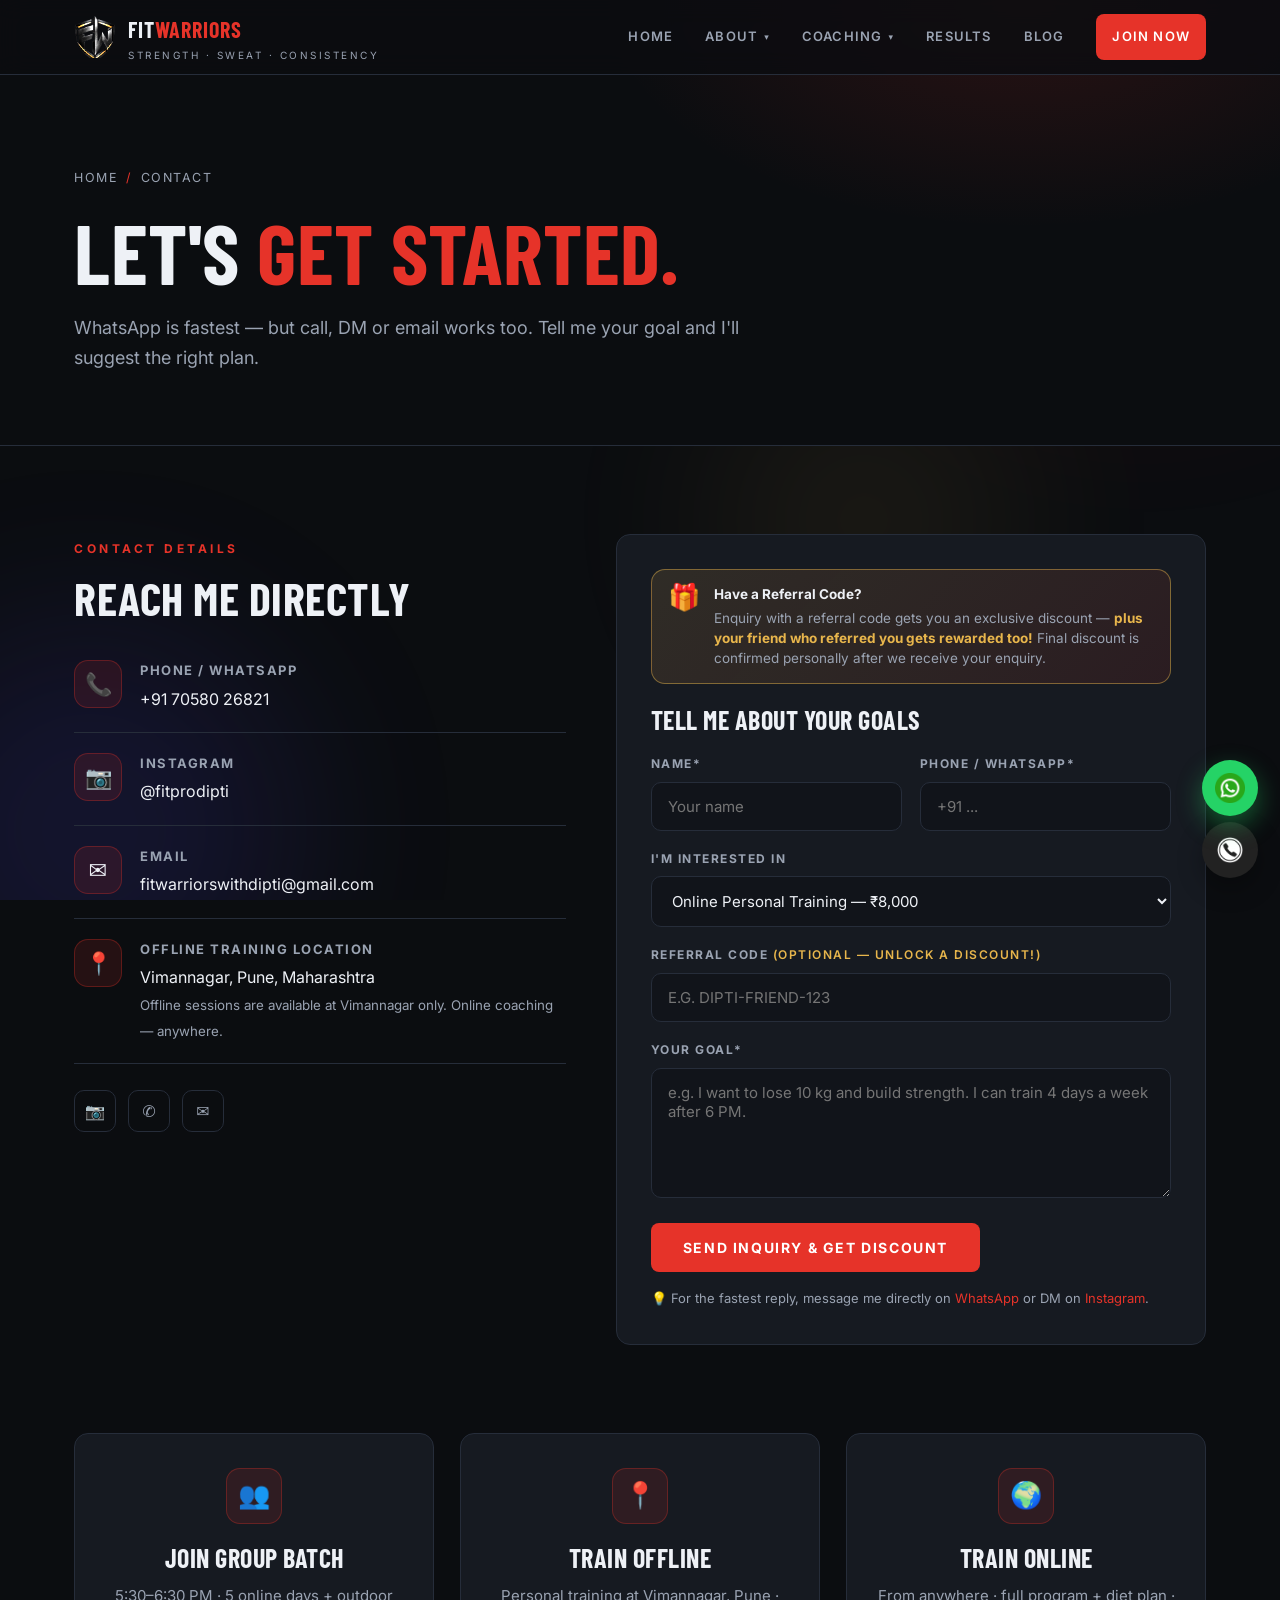
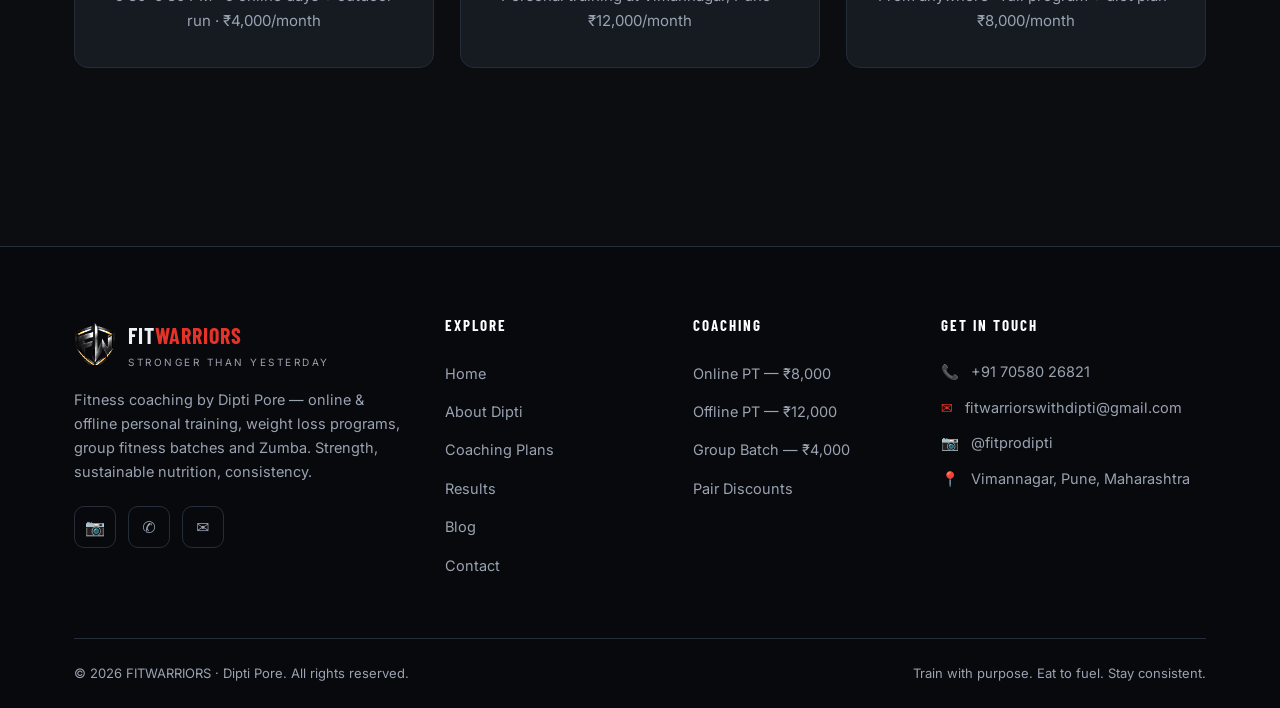
<file: contact.html>
<!DOCTYPE html>
<html lang="en">
<head>
  <meta charset="UTF-8">
  <meta name="viewport" content="width=device-width, initial-scale=1.0">
  <title>Contact | Start Your Fitness Journey | FITWARRIORS Pune</title>
  <meta name="description" content="Contact FITWARRIORS — WhatsApp +91 70580 26821, Instagram @fitprodipti, email fitwarriorswithdipti@gmail.com. Online coaching anywhere; offline training at Vimannagar, Pune.">
  <link rel="preconnect" href="https://fonts.googleapis.com">
  <link rel="preconnect" href="https://fonts.gstatic.com" crossorigin>
  <link href="https://fonts.googleapis.com/css2?family=Barlow+Condensed:wght@600;700&family=Inter:wght@400;500;600;700&display=swap" rel="stylesheet">
  <link rel="stylesheet" href="css/style.css">
  <link rel="icon" type="image/png" sizes="64x64" href="favicon.png">
  <link rel="apple-touch-icon" href="logo.png">
</head>
<body>

  <div class="scroll-progress"></div>
  <div class="blob-field">
    <div class="blob blob--1"></div>
    <div class="blob blob--2"></div>
    <div class="blob blob--3"></div>
  </div>

  <header class="site-header">
    <div class="container nav">
      <a class="brand" href="index.html">
        <img class="brand-mark" src="logo-mark.png" alt="FitWarriors logo" width="42" height="42">
        <span>
          <span class="brand-name">Fit<span>Warriors</span></span>
          <span class="brand-tag">Strength · Sweat · Consistency</span>
        </span>
      </a>
      <nav>
        <ul class="nav-links" id="nav-menu">
          <li><a href="index.html">Home</a></li>
          <li class="has-dropdown">
            <a href="about.html">About <span class="caret">▾</span></a>
            <ul class="dropdown">
              <li class="dropdown-label">Company</li>
              <li><a href="about.html#mission">Our Mission</a></li>
              <li><a href="about.html#who-we-are">Who We Are</a></li>
              <li><a href="about.html#approach">Our Approach</a></li>
              <li><a href="about.html#values" class="dropdown-standalone">💎 Our Values</a></li>
            </ul>
          </li>
          <li class="has-dropdown">
            <a href="plans.html">Coaching <span class="caret">▾</span></a>
            <ul class="dropdown">
              <li class="dropdown-label">Coaching Plans</li>
              <li><a href="plans.html#online">Online Personal Training</a></li>
              <li><a href="plans.html#offline">Offline Personal Training</a></li>
              <li><a href="plans.html#group">Group Fitness Batch</a></li>
            </ul>
          </li>
          <li><a href="results.html">Results</a></li>
          <li><a href="blog.html">Blog</a></li>
          <li><a href="contact.html" class="btn btn--primary btn--sm nav-cta">Join Now</a></li>
        </ul>
        <button class="nav-toggle" aria-label="Toggle menu" aria-expanded="false"><span></span><span></span><span></span></button>
      </nav>
    </div>
  </header>

  <!-- ============ PAGE HERO ============ -->
  <section class="page-hero">
    <div class="container">
      <div class="crumbs"><a href="index.html">Home</a><span class="sep">/</span>Contact</div>
      <h1>Let's <span class="accent">Get Started.</span></h1>
      <p class="lead" style="max-width:720px;margin-top:16px">WhatsApp is fastest — but call, DM or email works too. Tell me your goal and I'll suggest the right plan.</p>
    </div>
  </section>

  <!-- ============ CONTACT ============ -->
  <section class="section">
    <div class="container">
      <div class="contact-grid">
        <div class="reveal">
          <span class="eyebrow">Contact Details</span>
          <h2>Reach Me Directly</h2>
          <div class="contact-item">
            <div class="icon-chip">📞</div>
            <div>
              <b>Phone / WhatsApp</b>
              <p><a href="tel:+917058026821">+91 70580 26821</a></p>
            </div>
          </div>
          <div class="contact-item">
            <div class="icon-chip">📷</div>
            <div>
              <b>Instagram</b>
              <p><a href="https://instagram.com/fitprodipti">@fitprodipti</a></p>
            </div>
          </div>
          <div class="contact-item">
            <div class="icon-chip">✉</div>
            <div>
              <b>Email</b>
              <p><a href="mailto:fitwarriorswithdipti@gmail.com">fitwarriorswithdipti@gmail.com</a></p>
            </div>
          </div>
          <div class="contact-item">
            <div class="icon-chip">📍</div>
            <div>
              <b>Offline Training Location</b>
              <p>Vimannagar, Pune, Maharashtra<br><small style="color:var(--clr-muted)">Offline sessions are available at Vimannagar only. Online coaching — anywhere.</small></p>
            </div>
          </div>
          <div class="social-row" style="margin-top:26px">
            <a href="https://instagram.com/fitprodipti" aria-label="Instagram">📷</a>
            <a href="https://wa.me/917058026821" aria-label="WhatsApp">✆</a>
            <a href="mailto:fitwarriorswithdipti@gmail.com" aria-label="Email">✉</a>
          </div>
        </div>
        <div class="panel reveal d1">
          <div class="referral-strip">
            <span class="referral-strip__icon">🎁</span>
            <div class="referral-strip__text">
              <b>Have a Referral Code?</b>
              <span>Enquiry with a referral code gets you an exclusive discount — <b>plus your friend who referred you gets rewarded too!</b> Final discount is confirmed personally after we receive your enquiry.</span>
            </div>
          </div>
          <h3 style="margin-bottom:20px">Tell Me About Your Goals</h3>
          <form data-demo>
            <div class="form-grid">
              <div class="field"><label for="fn">Name*</label><input id="fn" type="text" placeholder="Your name" required></div>
              <div class="field"><label for="ph">Phone / WhatsApp*</label><input id="ph" type="tel" placeholder="+91 ..." required></div>
              <div class="field full">
                <label for="intr">I'm Interested In</label>
                <select id="intr">
                  <option>Online Personal Training — ₹8,000</option>
                  <option>Online Pair — ₹10,000</option>
                  <option>Offline Personal Training — ₹12,000</option>
                  <option>Offline Pair — ₹15,000</option>
                  <option>Group Fitness Batch — ₹4,000</option>
                  <option>Not sure yet — need guidance</option>
                </select>
              </div>
              <div class="field full">
                <label for="ref">Referral Code <span style="color:var(--clr-gold);font-weight:600">(optional — unlock a discount!)</span></label>
                <input id="ref" name="referral_code" type="text" placeholder="e.g. DIPTI-FRIEND-123" autocomplete="off" style="text-transform:uppercase">
              </div>
              <div class="field full"><label for="msg">Your Goal*</label><textarea id="msg" placeholder="e.g. I want to lose 10 kg and build strength. I can train 4 days a week after 6 PM." required></textarea></div>
            </div>
            <button type="submit" class="btn btn--primary" style="margin-top:18px">Send Inquiry &amp; Get Discount</button>
            <p class="form-status"></p>
          </form>
          <p style="margin-top:16px;font-size:13px;color:var(--clr-muted)">💡 For the fastest reply, message me directly on <a href="https://wa.me/917058026821" style="color:var(--clr-accent)">WhatsApp</a> or DM on <a href="https://instagram.com/fitprodipti" style="color:var(--clr-accent)">Instagram</a>.</p>
        </div>
      </div>
    </div>
  </section>

  <!-- ============ QUICK LINKS ============ -->
  <section class="section" style="padding-top:0">
    <div class="container">
      <div class="grid grid--3">
        <a href="https://wa.me/917058026821?text=Hi%20Dipti!%20I%20want%20to%20join%20the%20group%20fitness%20batch." class="card shimmer reveal" style="text-align:center">
          <div class="icon-chip" style="margin-inline:auto">👥</div>
          <h3>Join Group Batch</h3>
          <p>5:30–6:30 PM · 5 online days + outdoor run · ₹4,000/month</p>
        </a>
        <a href="https://wa.me/917058026821?text=Hi%20Dipti!%20I%20want%20to%20join%20offline%20personal%20training%20at%20Vimannagar." class="card shimmer reveal d1" style="text-align:center">
          <div class="icon-chip" style="margin-inline:auto">📍</div>
          <h3>Train Offline</h3>
          <p>Personal training at Vimannagar, Pune · ₹12,000/month</p>
        </a>
        <a href="https://wa.me/917058026821?text=Hi%20Dipti!%20I%20want%20to%20start%20online%20personal%20training." class="card shimmer reveal d2" style="text-align:center">
          <div class="icon-chip" style="margin-inline:auto">🌍</div>
          <h3>Train Online</h3>
          <p>From anywhere · full program + diet plan · ₹8,000/month</p>
        </a>
      </div>
    </div>
  </section>

  <footer class="site-footer">
    <div class="container">
      <div class="footer-grid">
        <div>
          <a class="brand" href="index.html" style="margin-bottom:18px">
            <img class="brand-mark" src="logo-mark.png" alt="FitWarriors logo" width="42" height="42">
            <span>
              <span class="brand-name">Fit<span>Warriors</span></span>
              <span class="brand-tag">Stronger Than Yesterday</span>
            </span>
          </a>
          <p>Fitness coaching by Dipti Pore — online & offline personal training, weight loss programs, group fitness batches and Zumba. Strength, sustainable nutrition, consistency.</p>
          <div class="social-row">
            <a href="https://instagram.com/fitprodipti" aria-label="Instagram">📷</a>
            <a href="https://wa.me/917058026821" aria-label="WhatsApp">✆</a>
            <a href="mailto:fitwarriorswithdipti@gmail.com" aria-label="Email">✉</a>
          </div>
        </div>
        <div>
          <h4>Explore</h4>
          <ul class="footer-links">
            <li><a href="index.html">Home</a></li>
            <li><a href="about.html">About Dipti</a></li>
            <li><a href="plans.html">Coaching Plans</a></li>
            <li><a href="results.html">Results</a></li>
            <li><a href="blog.html">Blog</a></li>
            <li><a href="contact.html">Contact</a></li>
          </ul>
        </div>
        <div>
          <h4>Coaching</h4>
          <ul class="footer-links">
            <li><a href="plans.html#online">Online PT — ₹8,000</a></li>
            <li><a href="plans.html#offline">Offline PT — ₹12,000</a></li>
            <li><a href="plans.html#group">Group Batch — ₹4,000</a></li>
            <li><a href="plans.html#pair">Pair Discounts</a></li>
          </ul>
        </div>
        <div>
          <h4>Get In Touch</h4>
          <ul class="footer-contact">
            <li><span>📞</span><a href="tel:+917058026821">+91 70580 26821</a></li>
            <li><span>✉</span><a href="mailto:fitwarriorswithdipti@gmail.com">fitwarriorswithdipti@gmail.com</a></li>
            <li><span>📷</span><a href="https://instagram.com/fitprodipti">@fitprodipti</a></li>
            <li><span>📍</span><span>Vimannagar, Pune, Maharashtra</span></li>
          </ul>
        </div>
      </div>
      <div class="footer-bottom">
        <span>© <span id="yr">2026</span> FITWARRIORS · Dipti Pore. All rights reserved.</span>
        <span>Train with purpose. Eat to fuel. Stay consistent.</span>
      </div>
    </div>
  </footer>

  <a class="wa-float" href="https://wa.me/917058026821?text=Hi%20Dipti!%20I%20want%20to%20know%20more%20about%20your%20coaching%20plans." aria-label="Chat on WhatsApp"><img src="whatsapp.png" alt="WhatsApp"></a>
  <a class="insta-float" href="https://instagram.com/fitprodipti" aria-label="Follow on Instagram"><img src="instagram.png" alt="Instagram"></a>
  <a class="call-float" href="tel:+917058026821" aria-label="Call Dipti"><img src="phone.png" alt="Call"></a>
  <button class="to-top" aria-label="Back to top">↑</button>

  <script src="js/main.js"></script>
</body>
</html>
</file>
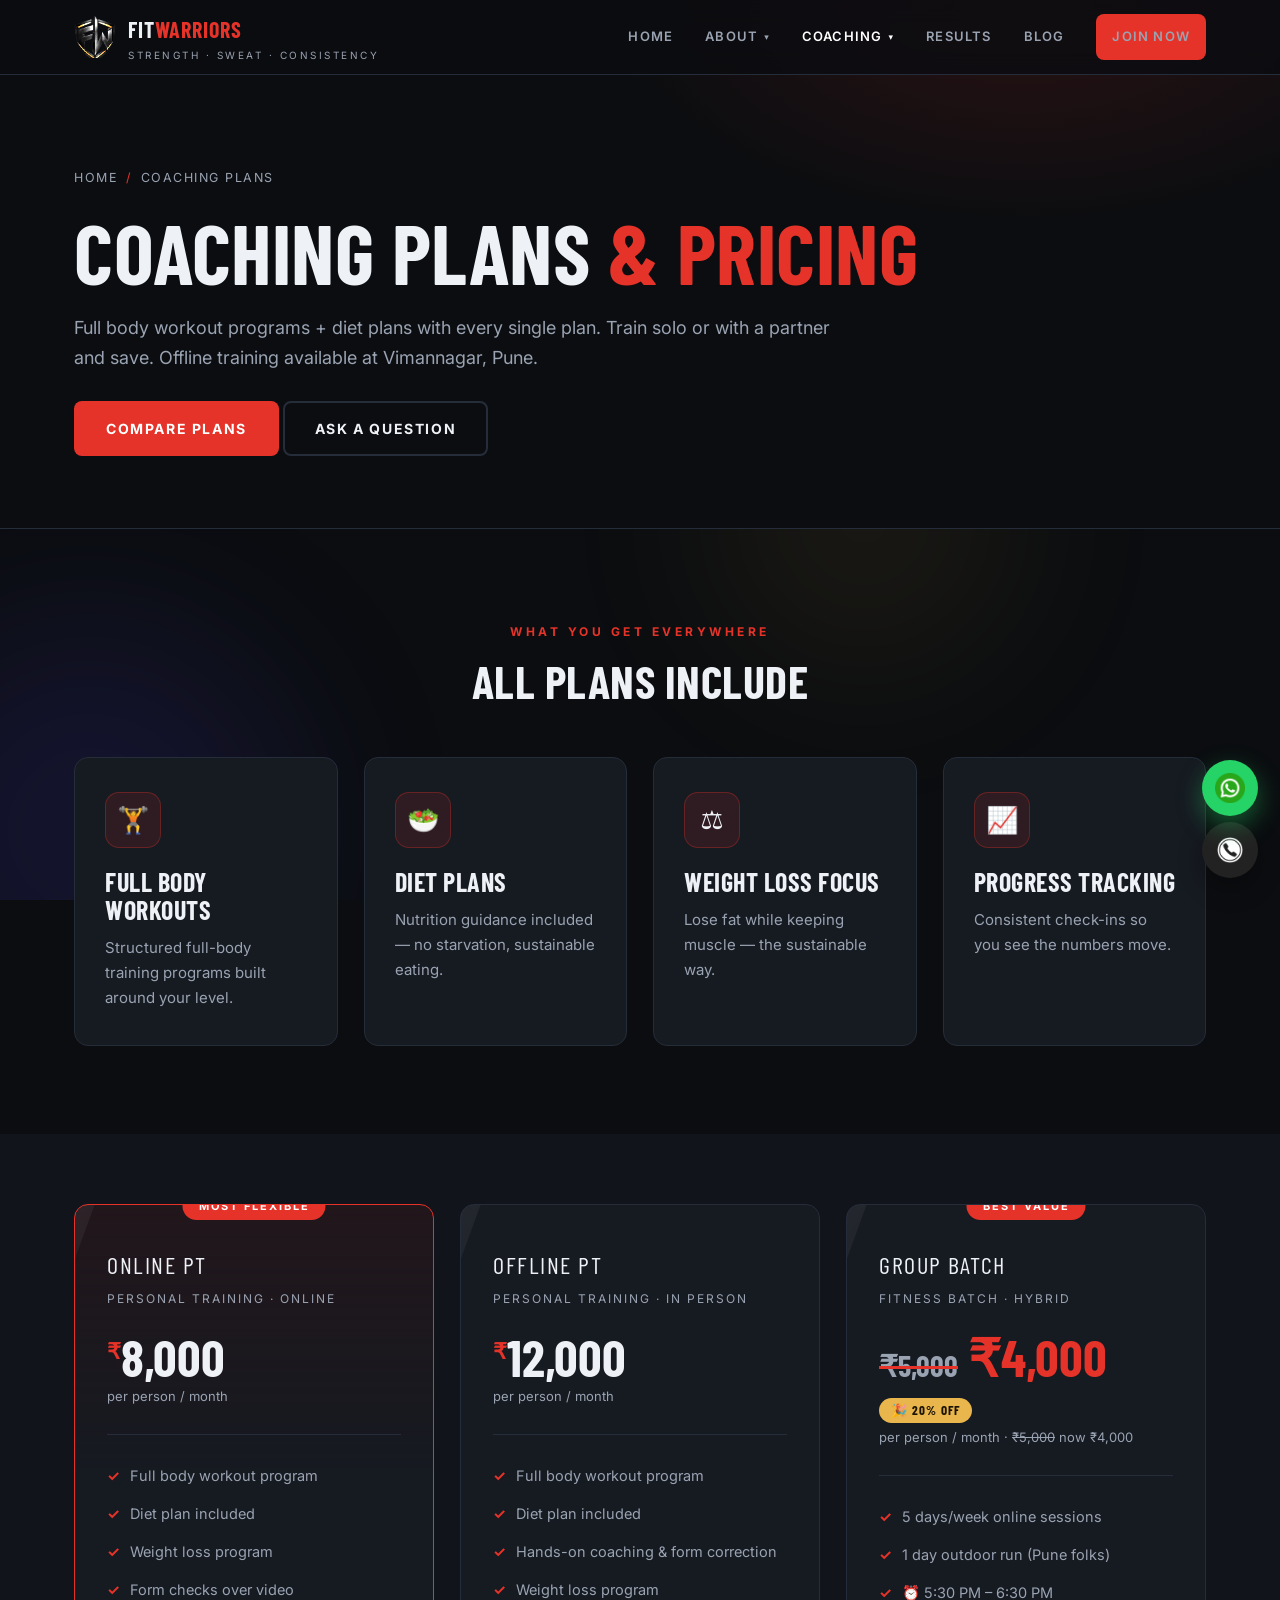
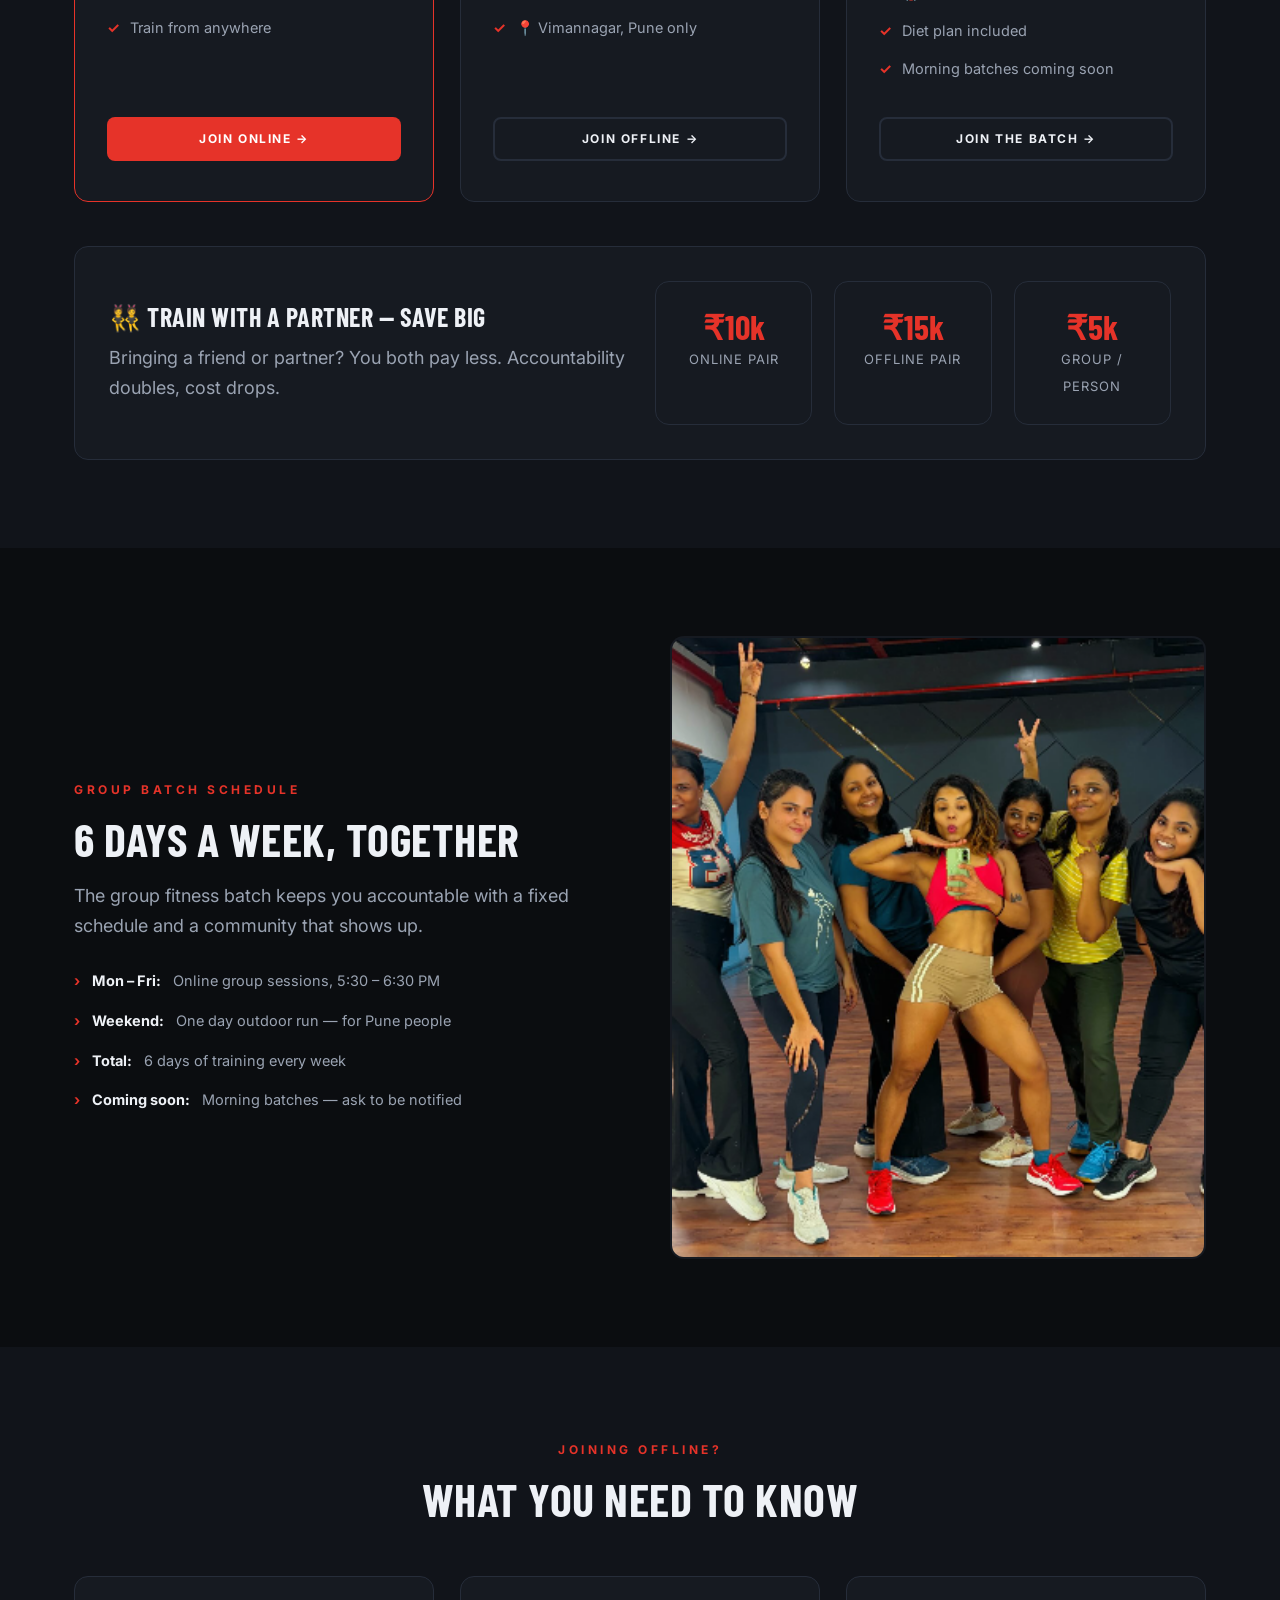
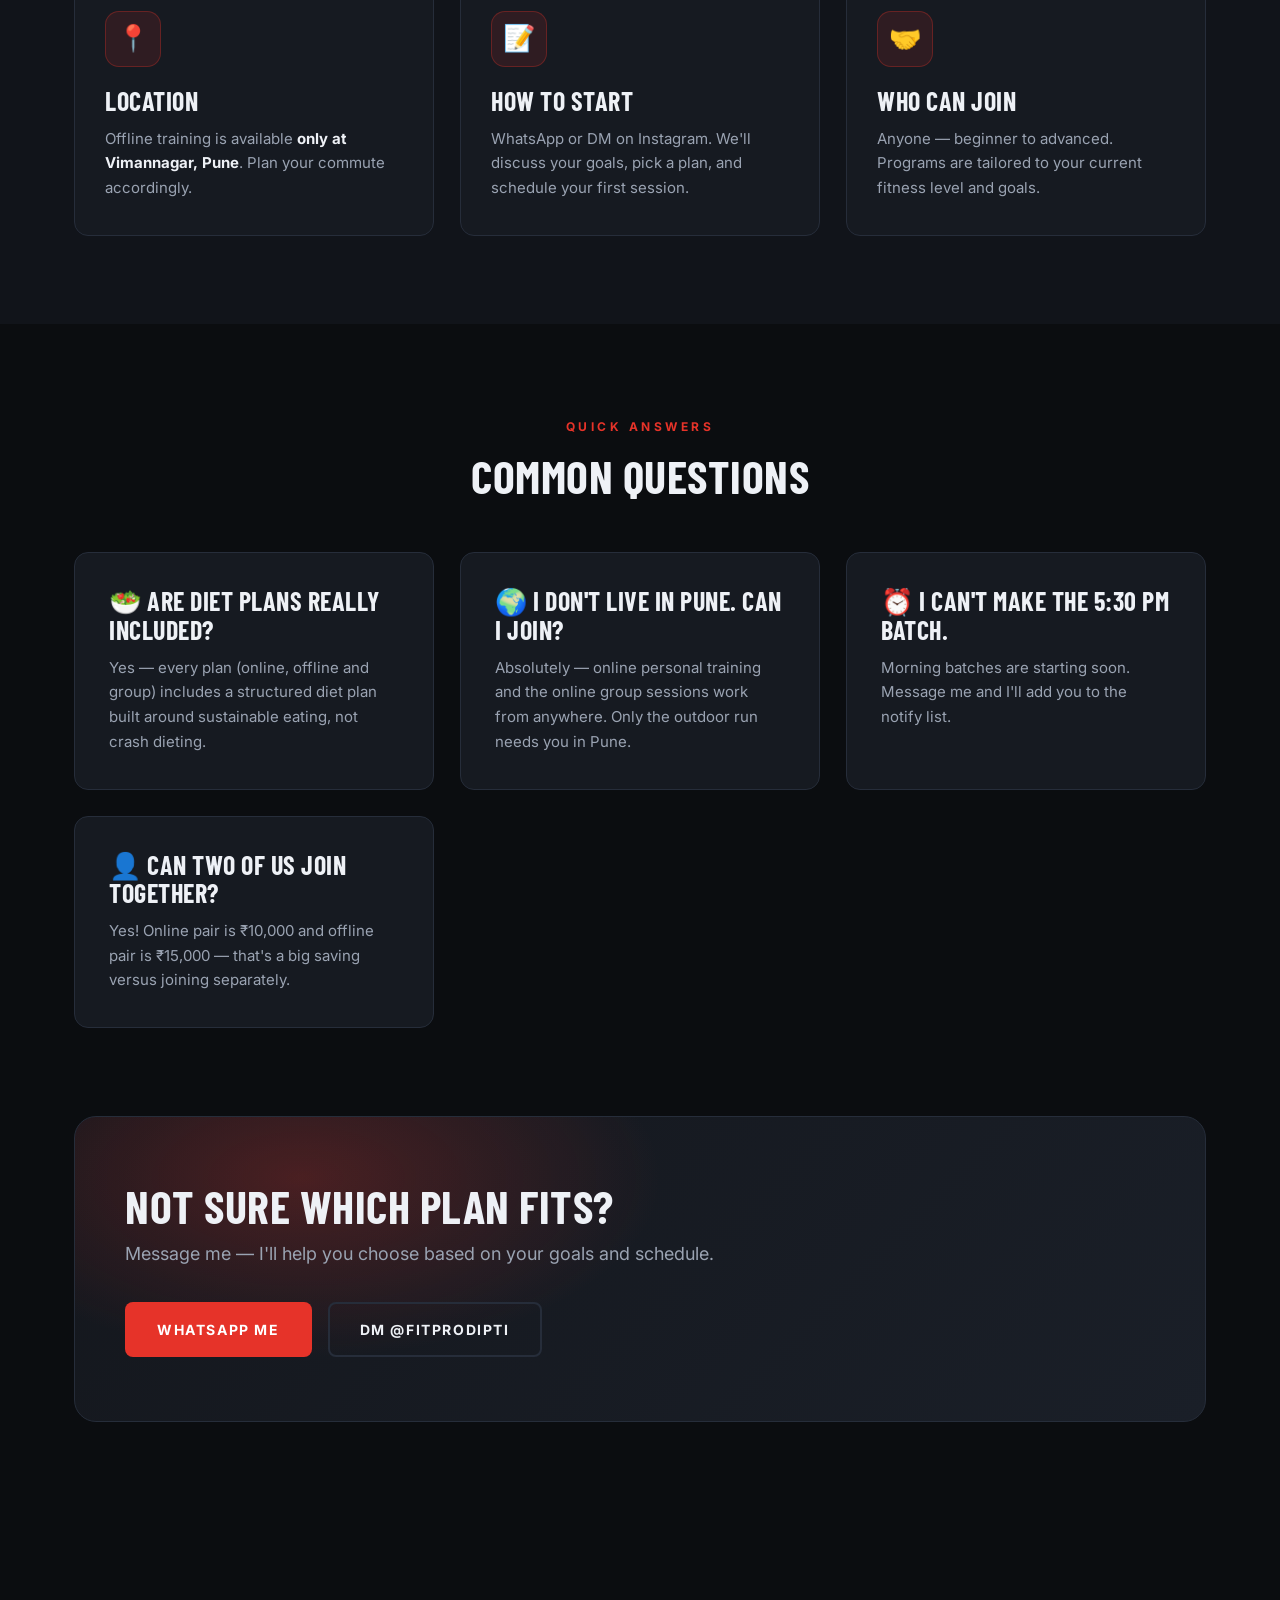
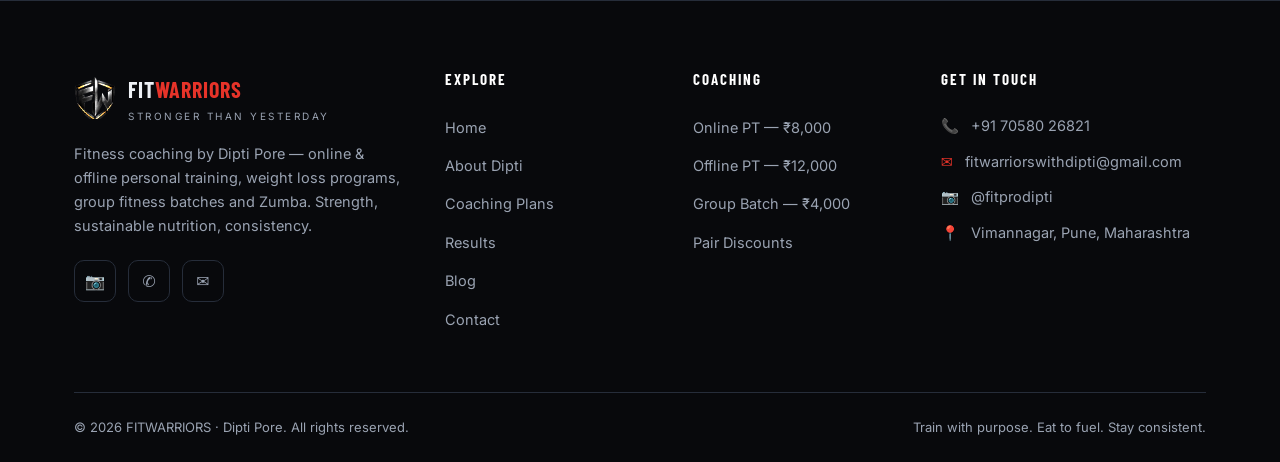
<file: plans.html>
<!DOCTYPE html>
<html lang="en">
<head>
  <meta charset="UTF-8">
  <meta name="viewport" content="width=device-width, initial-scale=1.0">
  <title>Coaching Plans & Pricing | Online & Offline PT, Group Batches | FITWARRIORS</title>
  <meta name="description" content="Coaching plans by Dipti Pore — online personal training ₹8,000, offline PT at Vimannagar ₹12,000, group fitness batch ₹4,000. Pair discounts. Diet plans included in all programs.">
  <link rel="preconnect" href="https://fonts.googleapis.com">
  <link rel="preconnect" href="https://fonts.gstatic.com" crossorigin>
  <link href="https://fonts.googleapis.com/css2?family=Barlow+Condensed:wght@600;700&family=Inter:wght@400;500;600;700&display=swap" rel="stylesheet">
  <link rel="stylesheet" href="css/style.css">
  <link rel="icon" type="image/png" sizes="64x64" href="favicon.png">
  <link rel="apple-touch-icon" href="logo.png">
</head>
<body>

  <div class="scroll-progress"></div>
  <div class="blob-field">
    <div class="blob blob--1"></div>
    <div class="blob blob--2"></div>
    <div class="blob blob--3"></div>
  </div>

  <header class="site-header">
    <div class="container nav">
      <a class="brand" href="index.html">
        <img class="brand-mark" src="logo-mark.png" alt="FitWarriors logo" width="42" height="42">
        <span>
          <span class="brand-name">Fit<span>Warriors</span></span>
          <span class="brand-tag">Strength · Sweat · Consistency</span>
        </span>
      </a>
      <nav>
        <ul class="nav-links" id="nav-menu">
          <li><a href="index.html">Home</a></li>
          <li class="has-dropdown">
            <a href="about.html">About <span class="caret">▾</span></a>
            <ul class="dropdown">
              <li class="dropdown-label">Company</li>
              <li><a href="about.html#mission">Our Mission</a></li>
              <li><a href="about.html#who-we-are">Who We Are</a></li>
              <li><a href="about.html#approach">Our Approach</a></li>
              <li><a href="about.html#values" class="dropdown-standalone">💎 Our Values</a></li>
            </ul>
          </li>
          <li class="has-dropdown">
            <a href="plans.html">Coaching <span class="caret">▾</span></a>
            <ul class="dropdown">
              <li class="dropdown-label">Coaching Plans</li>
              <li><a href="plans.html#online">Online Personal Training</a></li>
              <li><a href="plans.html#offline">Offline Personal Training</a></li>
              <li><a href="plans.html#group">Group Fitness Batch</a></li>
            </ul>
          </li>
          <li><a href="results.html">Results</a></li>
          <li><a href="blog.html">Blog</a></li>
          <li><a href="contact.html" class="btn btn--primary btn--sm nav-cta">Join Now</a></li>
        </ul>
        <button class="nav-toggle" aria-label="Toggle menu" aria-expanded="false"><span></span><span></span><span></span></button>
      </nav>
    </div>
  </header>

  <!-- ============ PAGE HERO ============ -->
  <section class="page-hero">
    <div class="container">
      <div class="crumbs"><a href="index.html">Home</a><span class="sep">/</span>Coaching Plans</div>
      <h1>Coaching Plans <span class="accent">& Pricing</span></h1>
      <p class="lead" style="max-width:760px;margin-top:16px">Full body workout programs + diet plans with every single plan. Train solo or with a partner and save. Offline training available at Vimannagar, Pune.</p>
      <div style="margin-top:28px">
        <a href="#plans-grid" class="btn btn--primary">Compare Plans</a>
        <a href="https://wa.me/917058026821" class="btn btn--ghost">Ask A Question</a>
      </div>
    </div>
  </section>

  <!-- ============ PLANS ============ -->
  <section class="section" id="plans-grid">
    <div class="container">
      <div class="section-head reveal">
        <span class="eyebrow">What You Get Everywhere</span>
        <h2>All Plans Include</h2>
      </div>
      <div class="grid grid--4">
        <div class="card reveal"><div class="icon-chip">🏋️</div><h3>Full Body Workouts</h3><p>Structured full-body training programs built around your level.</p></div>
        <div class="card reveal d1"><div class="icon-chip">🥗</div><h3>Diet Plans</h3><p>Nutrition guidance included — no starvation, sustainable eating.</p></div>
        <div class="card reveal d2"><div class="icon-chip">⚖️</div><h3>Weight Loss Focus</h3><p>Lose fat while keeping muscle — the sustainable way.</p></div>
        <div class="card reveal d3"><div class="icon-chip">📈</div><h3>Progress Tracking</h3><p>Consistent check-ins so you see the numbers move.</p></div>
      </div>
    </div>
  </section>

  <section class="section section--alt" id="online" style="padding-top:70px">
    <div class="container">
      <div class="grid grid--3">
        <!-- Online PT -->
        <div class="price-card price-card--featured tilt shimmer reveal">
          <span class="price-badge">Most Flexible</span>
          <div class="price-tier">Online PT<small id="online">Personal Training · Online</small></div>
          <div class="price"><sup>₹</sup>8,000</div>
          <div class="price-period">per person / month</div>
          <hr>
          <ul class="price-feats">
            <li>Full body workout program</li>
            <li>Diet plan included</li>
            <li>Weight loss program</li>
            <li>Form checks over video</li>
            <li>Train from anywhere</li>
          </ul>
          <a href="contact.html" class="btn btn--primary btn--sm" style="justify-content:center">Join Online →</a>
        </div>
        <!-- Offline PT -->
        <div class="price-card tilt shimmer reveal d1">
          <div class="price-tier">Offline PT<small id="offline">Personal Training · In Person</small></div>
          <div class="price"><sup>₹</sup>12,000</div>
          <div class="price-period">per person / month</div>
          <hr>
          <ul class="price-feats">
            <li>Full body workout program</li>
            <li>Diet plan included</li>
            <li>Hands-on coaching & form correction</li>
            <li>Weight loss program</li>
            <li>📍 Vimannagar, Pune only</li>
          </ul>
          <a href="contact.html" class="btn btn--ghost btn--sm" style="justify-content:center">Join Offline →</a>
        </div>
        <!-- Group -->
        <div class="price-card tilt shimmer reveal d2">
          <span class="price-badge">Best Value</span>
          <div class="price-tier">Group Batch<small id="group">Fitness Batch · Hybrid</small></div>
          <div class="price price--offer">
            <span class="price-row"><span class="price-old">₹5,000</span><span class="price-new">₹4,000</span></span>
            <span class="discount-badge" aria-label="20% off">🎉 20% OFF</span>
          </div>
          <div class="price-period">per person / month · <s>₹5,000</s> now ₹4,000</div>
          <hr>
          <ul class="price-feats">
            <li>5 days/week online sessions</li>
            <li>1 day outdoor run (Pune folks)</li>
            <li>⏰ 5:30 PM – 6:30 PM</li>
            <li>Diet plan included</li>
            <li>Morning batches coming soon</li>
          </ul>
          <a href="contact.html" class="btn btn--ghost btn--sm" style="justify-content:center">Join The Batch →</a>
        </div>
      </div>

      <!-- Pair pricing -->
      <div class="panel reveal" id="pair" style="margin-top:44px">
        <div class="split" style="gap:30px;align-items:center">
          <div>
            <h3>👯 Train With A Partner — Save Big</h3>
            <p class="lead" style="margin-top:10px">Bringing a friend or partner? You both pay less. Accountability doubles, cost drops.</p>
          </div>
          <div class="fact-row" style="margin-top:0;grid-template-columns:repeat(3,1fr)">
            <div class="fact"><b>₹10k</b><span>Online Pair</span></div>
            <div class="fact"><b>₹15k</b><span>Offline Pair</span></div>
            <div class="fact"><b>₹5k</b><span>Group / Person</span></div>
          </div>
        </div>
      </div>
    </div>
  </section>

  <!-- ============ BATCH DETAILS ============ -->
  <section class="section">
    <div class="container">
      <div class="split">
        <div class="reveal">
          <span class="eyebrow">Group Batch Schedule</span>
          <h2>6 Days A Week, Together</h2>
          <p class="lead">The group fitness batch keeps you accountable with a fixed schedule and a community that shows up.</p>
          <ul class="check-list" style="margin-top:20px">
            <li><strong>Mon – Fri:</strong> Online group sessions, 5:30 – 6:30 PM</li>
            <li><strong>Weekend:</strong> One day outdoor run — for Pune people</li>
            <li><strong>Total:</strong> 6 days of training every week</li>
            <li><strong>Coming soon:</strong> Morning batches — ask to be notified</li>
          </ul>
        </div>
        <div class="photo-slot photo-slot--wide photo-slot--filled reveal d1">
          <img src="Image/Dipti_group6.png" alt="FITWARRIORS group batch training session — high energy group workout">
        </div>
      </div>
    </div>
  </section>

  <!-- ============ OFFLINE CRITERIA ============ -->
  <section class="section section--alt" id="offline-info">
    <div class="container">
      <div class="section-head reveal">
        <span class="eyebrow">Joining Offline?</span>
        <h2>What You Need To Know</h2>
      </div>
      <div class="grid grid--3">
        <div class="card reveal">
          <div class="icon-chip">📍</div>
          <h3>Location</h3>
          <p>Offline training is available <strong>only at Vimannagar, Pune</strong>. Plan your commute accordingly.</p>
        </div>
        <div class="card reveal d1">
          <div class="icon-chip">📝</div>
          <h3>How To Start</h3>
          <p>WhatsApp or DM on Instagram. We'll discuss your goals, pick a plan, and schedule your first session.</p>
        </div>
        <div class="card reveal d2">
          <div class="icon-chip">🤝</div>
          <h3>Who Can Join</h3>
          <p>Anyone — beginner to advanced. Programs are tailored to your current fitness level and goals.</p>
        </div>
      </div>
    </div>
  </section>

  <!-- ============ FAQ ============ -->
  <section class="section">
    <div class="container">
      <div class="section-head reveal">
        <span class="eyebrow">Quick Answers</span>
        <h2>Common Questions</h2>
      </div>
      <div class="grid grid--2">
        <div class="panel reveal"><h3>🥗 Are diet plans really included?</h3><p class="lead" style="font-size:15px;margin-top:10px">Yes — every plan (online, offline and group) includes a structured diet plan built around sustainable eating, not crash dieting.</p></div>
        <div class="panel reveal d1"><h3>🌍 I don't live in Pune. Can I join?</h3><p class="lead" style="font-size:15px;margin-top:10px">Absolutely — online personal training and the online group sessions work from anywhere. Only the outdoor run needs you in Pune.</p></div>
        <div class="panel reveal d2"><h3>⏰ I can't make the 5:30 PM batch.</h3><p class="lead" style="font-size:15px;margin-top:10px">Morning batches are starting soon. Message me and I'll add you to the notify list.</p></div>
        <div class="panel reveal d3"><h3>👤 Can two of us join together?</h3><p class="lead" style="font-size:15px;margin-top:10px">Yes! Online pair is ₹10,000 and offline pair is ₹15,000 — that's a big saving versus joining separately.</p></div>
      </div>
    </div>
  </section>

  <!-- ============ CTA ============ -->
  <section class="section" style="padding-top:0">
    <div class="container">
      <div class="cta-band reveal">
        <div>
          <h2 style="margin-bottom:8px">Not Sure Which Plan Fits?</h2>
          <p class="lead">Message me — I'll help you choose based on your goals and schedule.</p>
        </div>
        <div class="hero-actions">
          <a href="https://wa.me/917058026821" class="btn btn--primary">WhatsApp Me</a>
          <a href="https://instagram.com/fitprodipti" class="btn btn--ghost">DM @fitprodipti</a>
        </div>
      </div>
    </div>
  </section>

  <footer class="site-footer">
    <div class="container">
      <div class="footer-grid">
        <div>
          <a class="brand" href="index.html" style="margin-bottom:18px">
            <img class="brand-mark" src="logo-mark.png" alt="FitWarriors logo" width="42" height="42">
            <span>
              <span class="brand-name">Fit<span>Warriors</span></span>
              <span class="brand-tag">Stronger Than Yesterday</span>
            </span>
          </a>
          <p>Fitness coaching by Dipti Pore — online & offline personal training, weight loss programs, group fitness batches and Zumba. Strength, sustainable nutrition, consistency.</p>
          <div class="social-row">
            <a href="https://instagram.com/fitprodipti" aria-label="Instagram">📷</a>
            <a href="https://wa.me/917058026821" aria-label="WhatsApp">✆</a>
            <a href="mailto:fitwarriorswithdipti@gmail.com" aria-label="Email">✉</a>
          </div>
        </div>
        <div>
          <h4>Explore</h4>
          <ul class="footer-links">
            <li><a href="index.html">Home</a></li>
            <li><a href="about.html">About Dipti</a></li>
            <li><a href="plans.html">Coaching Plans</a></li>
            <li><a href="results.html">Results</a></li>
            <li><a href="blog.html">Blog</a></li>
            <li><a href="contact.html">Contact</a></li>
          </ul>
        </div>
        <div>
          <h4>Coaching</h4>
          <ul class="footer-links">
            <li><a href="plans.html#online">Online PT — ₹8,000</a></li>
            <li><a href="plans.html#offline">Offline PT — ₹12,000</a></li>
            <li><a href="plans.html#group">Group Batch — ₹4,000</a></li>
            <li><a href="plans.html#pair">Pair Discounts</a></li>
          </ul>
        </div>
        <div>
          <h4>Get In Touch</h4>
          <ul class="footer-contact">
            <li><span>📞</span><a href="tel:+917058026821">+91 70580 26821</a></li>
            <li><span>✉</span><a href="mailto:fitwarriorswithdipti@gmail.com">fitwarriorswithdipti@gmail.com</a></li>
            <li><span>📷</span><a href="https://instagram.com/fitprodipti">@fitprodipti</a></li>
            <li><span>📍</span><span>Vimannagar, Pune, Maharashtra</span></li>
          </ul>
        </div>
      </div>
      <div class="footer-bottom">
        <span>© <span id="yr">2026</span> FITWARRIORS · Dipti Pore. All rights reserved.</span>
        <span>Train with purpose. Eat to fuel. Stay consistent.</span>
      </div>
    </div>
  </footer>

  <a class="wa-float" href="https://wa.me/917058026821?text=Hi%20Dipti!%20I%20want%20to%20know%20more%20about%20your%20coaching%20plans." aria-label="Chat on WhatsApp"><img src="whatsapp.png" alt="WhatsApp"></a>
  <a class="insta-float" href="https://instagram.com/fitprodipti" aria-label="Follow on Instagram"><img src="instagram.png" alt="Instagram"></a>
  <a class="call-float" href="tel:+917058026821" aria-label="Call Dipti"><img src="phone.png" alt="Call"></a>
  <button class="to-top" aria-label="Back to top">↑</button>

  <script src="js/main.js"></script>
</body>
</html>
</file>
<file: css/style.css>
/* ==========================================================================
   Formula Fitness™ India — Professional Website Stylesheet
   ========================================================================== */

:root {
  --clr-bg: #0b0d10;
  --clr-bg-2: #11141a;
  --clr-surface: #161a21;
  --clr-surface-2: #1c212b;
  --clr-border: #262d3a;
  --clr-text: #eef1f6;
  --clr-muted: #9aa3b2;
  --clr-accent: #e63329;
  --clr-accent-hover: #ff4a3e;
  --clr-gold: #e8b64c;
  --radius: 14px;
  --font-display: "Barlow Condensed", "Arial Narrow", sans-serif;
  --font-body: "Inter", system-ui, -apple-system, "Segoe UI", Roboto, sans-serif;
  --container: 1180px;
  --shadow: 0 18px 40px rgba(0, 0, 0, .35);
}

/* ---------- Reset ---------- */
*, *::before, *::after { box-sizing: border-box; margin: 0; padding: 0; }
html { scroll-behavior: smooth; }
body {
  font-family: var(--font-body);
  background: var(--clr-bg);
  color: var(--clr-text);
  line-height: 1.65;
  font-size: 16px;
  -webkit-font-smoothing: antialiased;
}
img { max-width: 100%; display: block; }
a { color: inherit; text-decoration: none; }
ul { list-style: none; }
strong { color: var(--clr-text); }

/* ---------- Layout helpers ---------- */
.container { max-width: var(--container); margin: 0 auto; padding: 0 24px; }
.section { padding: 88px 0; }
.section--alt { background: var(--clr-bg-2); }
.section-head { max-width: 720px; margin: 0 auto 52px; text-align: center; }
.section-head--left { margin-left: 0; text-align: left; }

.eyebrow {
  display: inline-block;
  font-size: 12px;
  font-weight: 700;
  letter-spacing: 3.5px;
  text-transform: uppercase;
  color: var(--clr-accent);
  margin-bottom: 14px;
}

h1, h2, h3, h4 {
  font-family: var(--font-display);
  text-transform: uppercase;
  letter-spacing: .5px;
  line-height: 1.08;
  font-weight: 700;
}
h1 { font-size: clamp(44px, 7vw, 84px); }
h2 { font-size: clamp(30px, 4.5vw, 46px); margin-bottom: 18px; }
h3 { font-size: clamp(20px, 2.6vw, 26px); margin-bottom: 12px; }
.lead { color: var(--clr-muted); font-size: 18px; }

.accent { color: var(--clr-accent); }

/* ---------- Buttons ---------- */
.btn {
  display: inline-flex;
  align-items: center;
  gap: 10px;
  padding: 14px 30px;
  border-radius: 8px;
  font-weight: 700;
  font-size: 14px;
  letter-spacing: 1.6px;
  text-transform: uppercase;
  border: 2px solid transparent;
  cursor: pointer;
  transition: all .25s ease;
  font-family: var(--font-body);
}
.btn--primary { background: var(--clr-accent); color: #fff; }
.btn--primary:hover { background: var(--clr-accent-hover); transform: translateY(-2px); box-shadow: 0 10px 24px rgba(230, 51, 41, .35); }
.btn--ghost { border-color: var(--clr-border); color: var(--clr-text); background: transparent; }
.btn--ghost:hover { border-color: var(--clr-accent); color: var(--clr-accent); transform: translateY(-2px); }
.btn--sm { padding: 10px 20px; font-size: 12px; }

/* ---------- Header / Nav ---------- */
.site-header {
  position: fixed;
  inset: 0 0 auto 0;
  z-index: 100;
  background: rgba(11, 13, 16, .82);
  backdrop-filter: blur(12px);
  border-bottom: 1px solid var(--clr-border);
}
.nav {
  display: flex;
  align-items: center;
  justify-content: space-between;
  height: 74px;
}
.brand { display: flex; align-items: center; gap: 12px; }
.brand-mark {
  width: 42px; height: 42px;
  object-fit: contain;
  display: block;
  flex: none;
  /* The emblem is black/silver; lift it so it reads on the dark header & footer. */
  filter: brightness(2) contrast(1.1);
  transition: filter .2s ease;
}
.brand:hover .brand-mark { filter: brightness(2.35) contrast(1.1); }
.brand-name {
  font-family: var(--font-display);
  font-size: 22px; font-weight: 700;
  text-transform: uppercase; letter-spacing: 1px;
}
.brand-name span { color: var(--clr-accent); }
.brand-tag { display: block; font-size: 10px; letter-spacing: 2.5px; color: var(--clr-muted); text-transform: uppercase; }

.nav-links { display: flex; align-items: center; gap: 4px; }
.nav-links > li { position: relative; }
.nav-links > li > a {
  display: flex; align-items: center; gap: 6px;
  padding: 10px 14px;
  font-size: 13px; font-weight: 600;
  letter-spacing: 1.2px; text-transform: uppercase;
  color: var(--clr-muted);
  border-radius: 8px;
  transition: color .2s;
}
.nav-links > li > a:hover,
.nav-links > li > a.active { color: #fff; }
.caret { font-size: 9px; transition: transform .2s; }
.nav-links li:hover .caret { transform: rotate(180deg); }

.dropdown {
  position: absolute; top: 100%; left: 0;
  min-width: 210px;
  background: var(--clr-surface);
  border: 1px solid var(--clr-border);
  border-radius: 12px;
  padding: 8px;
  box-shadow: var(--shadow);
  opacity: 0; visibility: hidden; transform: translateY(8px);
  transition: all .22s ease;
}
.nav-links li:hover > .dropdown,
.nav-links li:focus-within > .dropdown { opacity: 1; visibility: visible; transform: translateY(0); }
.dropdown a {
  display: block;
  padding: 10px 14px;
  font-size: 13.5px;
  color: var(--clr-muted);
  border-radius: 8px;
}
.dropdown a:hover { background: var(--clr-surface-2); color: #fff; }
.dropdown-label {
  padding: 10px 14px 4px;
  font-size: 10.5px; font-weight: 700;
  letter-spacing: 2px; text-transform: uppercase;
  color: var(--clr-accent);
}
.dropdown-label:not(:first-child) {
  margin-top: 8px;
  border-top: 1px solid var(--clr-border);
  padding-top: 12px;
}
.dropdown-standalone {
  margin-top: 6px;
  border-top: 1px solid var(--clr-border);
  color: var(--clr-gold) !important;
}
#mission, #who-we-are, #approach, #values { scroll-margin-top: 96px; }

.nav-cta { margin-left: 14px; }
.nav-toggle {
  display: none;
  background: none; border: 0; cursor: pointer;
  width: 44px; height: 44px;
  flex-direction: column; justify-content: center; align-items: center; gap: 5px;
}
.nav-toggle span {
  display: block; width: 24px; height: 2px;
  background: var(--clr-text); border-radius: 2px;
  transition: all .25s;
}

/* ---------- Hero ---------- */
.hero {
  position: relative;
  min-height: 92vh;
  display: flex; align-items: center;
  padding: 150px 0 90px;
  background:
    radial-gradient(900px 500px at 85% 10%, rgba(230, 51, 41, .16), transparent 60%),
    radial-gradient(700px 420px at 10% 90%, rgba(232, 182, 76, .08), transparent 60%),
    var(--clr-bg);
  overflow: hidden;
}
.hero-grid {
  position: absolute; inset: 0;
  background-image:
    linear-gradient(rgba(255,255,255,.028) 1px, transparent 1px),
    linear-gradient(90deg, rgba(255,255,255,.028) 1px, transparent 1px);
  background-size: 56px 56px;
  mask-image: radial-gradient(ellipse at 50% 40%, #000 30%, transparent 75%);
}
.hero-inner { position: relative; max-width: 860px; }
.hero-kicker {
  display: inline-flex; align-items: center; gap: 10px;
  border: 1px solid var(--clr-border);
  background: rgba(255,255,255,.03);
  padding: 8px 18px; border-radius: 100px;
  font-size: 12px; font-weight: 600; letter-spacing: 2px; text-transform: uppercase;
  color: var(--clr-muted);
  margin-bottom: 26px;
}
.hero-kicker .dot { width: 8px; height: 8px; border-radius: 50%; background: var(--clr-accent); animation: pulse 2s infinite; }
@keyframes pulse { 0%,100% { opacity: 1; } 50% { opacity: .35; } }
.hero h1 { margin-bottom: 24px; }
.hero h1 .outline {
  color: transparent;
  -webkit-text-stroke: 1.5px var(--clr-accent);
}
.hero .lead { max-width: 620px; margin-bottom: 36px; }
.hero-actions { display: flex; flex-wrap: wrap; gap: 16px; }

.hero-stats {
  display: grid;
  grid-template-columns: repeat(auto-fit, minmax(160px, 1fr));
  gap: 22px;
  margin-top: 70px;
  max-width: 760px;
}
.stat {
  border-left: 3px solid var(--clr-accent);
  padding-left: 18px;
}
.stat b {
  display: block;
  font-family: var(--font-display);
  font-size: 40px; line-height: 1;
  margin-bottom: 6px;
}
.stat span { font-size: 13px; color: var(--clr-muted); letter-spacing: 1px; text-transform: uppercase; }

/* Page hero (inner pages) */
.page-hero {
  padding: 168px 0 72px;
  background:
    radial-gradient(700px 380px at 80% 0%, rgba(230, 51, 41, .14), transparent 60%),
    var(--clr-bg);
  border-bottom: 1px solid var(--clr-border);
}
.page-hero .crumbs { margin-bottom: 18px; }
.crumbs { font-size: 12.5px; letter-spacing: 1.5px; text-transform: uppercase; color: var(--clr-muted); }
.crumbs a:hover { color: var(--clr-accent); }
.crumbs .sep { margin: 0 8px; color: var(--clr-accent); }

/* ---------- Cards & grids ---------- */
.grid { display: grid; gap: 26px; }
.grid--2 { grid-template-columns: repeat(auto-fit, minmax(300px, 1fr)); }
.grid--3 { grid-template-columns: repeat(auto-fit, minmax(280px, 1fr)); }
.grid--4 { grid-template-columns: repeat(auto-fit, minmax(230px, 1fr)); }

.card {
  background: var(--clr-surface);
  border: 1px solid var(--clr-border);
  border-radius: var(--radius);
  padding: 34px 30px;
  transition: transform .25s ease, border-color .25s ease, box-shadow .25s ease;
}
.card:hover { transform: translateY(-6px); border-color: rgba(230, 51, 41, .55); box-shadow: var(--shadow); }

.icon-chip {
  width: 56px; height: 56px;
  border-radius: 14px;
  display: grid; place-items: center;
  font-size: 26px;
  background: rgba(230, 51, 41, .12);
  border: 1px solid rgba(230, 51, 41, .3);
  margin-bottom: 20px;
}
.card p { color: var(--clr-muted); font-size: 15px; }

/* Visual placeholder panels (self-contained, no external images) */
.visual {
  position: relative;
  border-radius: var(--radius);
  border: 1px solid var(--clr-border);
  overflow: hidden;
  min-height: 300px;
  display: grid; place-items: center;
  background: linear-gradient(135deg, #171b23 0%, #232a36 50%, #171b23 100%);
}
.visual::before {
  content: "";
  position: absolute; inset: 0;
  background:
    radial-gradient(420px 260px at 75% 25%, rgba(230, 51, 41, .22), transparent 65%),
    repeating-linear-gradient(45deg, transparent 0 22px, rgba(255,255,255,.02) 22px 44px);
}
.visual .visual-icon { position: relative; font-size: 64px; filter: drop-shadow(0 8px 20px rgba(0,0,0,.5)); }
.visual .visual-caption {
  position: absolute; left: 20px; bottom: 18px;
  font-size: 12px; letter-spacing: 2px; text-transform: uppercase; color: var(--clr-muted);
}

/* ---------- Split feature ---------- */
.split {
  display: grid;
  grid-template-columns: 1fr 1fr;
  gap: 60px;
  align-items: center;
}
.split .visual { min-height: 380px; }

/* ---------- Membership pricing ---------- */
.price-card {
  position: relative;
  background: var(--clr-surface);
  border: 1px solid var(--clr-border);
  border-radius: var(--radius);
  padding: 40px 32px;
  display: flex; flex-direction: column;
  transition: transform .25s, border-color .25s;
}
.price-card:hover { transform: translateY(-6px); border-color: rgba(230,51,41,.55); }
.price-card--featured {
  border-color: var(--clr-accent);
  background: linear-gradient(180deg, rgba(230,51,41,.08), var(--clr-surface) 45%);
}
.price-badge {
  position: absolute; top: -13px; left: 50%; transform: translateX(-50%);
  background: var(--clr-accent); color: #fff;
  font-size: 11px; font-weight: 700; letter-spacing: 2px; text-transform: uppercase;
  padding: 5px 16px; border-radius: 100px; white-space: nowrap;
}

/* ---------- Discount offer ---------- */
.price--offer { display: flex; align-items: center; gap: 16px; flex-wrap: wrap; }
.price-row { display: flex; align-items: baseline; gap: 10px; }
.price-old {
  font-family: var(--font-display);
  font-size: 30px; font-weight: 700; color: var(--clr-muted);
  text-decoration: line-through;
  text-decoration-thickness: 3px;
  text-decoration-color: var(--clr-accent);
}
.price-new {
  font-family: var(--font-display);
  font-size: 52px; font-weight: 700; line-height: 1;
  color: var(--clr-accent);
}
.discount-badge {
  display: inline-block;
  background: var(--clr-gold);
  color: #1a1200;
  font-size: 13px; font-weight: 700; letter-spacing: 1px; text-transform: uppercase;
  padding: 6px 12px; border-radius: 100px; white-space: nowrap;
  animation: badge-pop 1.6s ease-in-out infinite;
}
@keyframes badge-pop {
  0%, 100% { transform: scale(1) rotate(0deg); }
  50% { transform: scale(1.08) rotate(-3deg); }
}
@media (prefers-reduced-motion: reduce) {
  .discount-badge { animation: none; }
}

/* ---------- Referral offer strip ---------- */
.referral-strip {
  display: flex;
  align-items: flex-start;
  gap: 14px;
  background: linear-gradient(135deg, rgba(232, 182, 76, .12), rgba(230, 51, 41, .10));
  border: 1px solid rgba(232, 182, 76, .45);
  border-radius: var(--radius);
  padding: 14px 16px;
  margin-bottom: 22px;
}
.referral-strip__icon {
  font-size: 26px;
  line-height: 1;
  animation: badge-pop 1.6s ease-in-out infinite;
}
.referral-strip__text {
  display: flex;
  flex-direction: column;
  gap: 4px;
  font-size: 13.5px;
  color: var(--clr-muted);
  line-height: 1.5;
}
.referral-strip__text b { color: var(--clr-text); }
.referral-strip__text b:last-child { color: var(--clr-gold); }
@media (prefers-reduced-motion: reduce) {
  .referral-strip__icon { animation: none; }
}
.price-tier { font-family: var(--font-display); font-size: 24px; text-transform: uppercase; letter-spacing: 1.5px; }
.price-tier small { display: block; font-family: var(--font-body); font-size: 12px; color: var(--clr-muted); letter-spacing: 2px; margin-top: 4px; }
.price {
  font-family: var(--font-display);
  font-size: 52px; font-weight: 700; line-height: 1;
  margin: 22px 0 4px;
}
.price sup { font-size: 22px; color: var(--clr-accent); }
.price-period { font-size: 13px; color: var(--clr-muted); margin-bottom: 26px; }
.price-card hr { border: 0; border-top: 1px solid var(--clr-border); margin: 0 0 22px; }
.price-feats { flex: 1; margin-bottom: 30px; }
.price-feats li {
  display: flex; gap: 10px; align-items: flex-start;
  padding: 7px 0;
  font-size: 14.5px; color: var(--clr-muted);
}
.price-feats li::before { content: "✓"; color: var(--clr-accent); font-weight: 700; }
.price-feats li.muted { opacity: .45; }
.price-feats li.muted::before { content: "—"; }
.price-feats li strong { color: var(--clr-text); font-weight: 600; }
.price-note { font-size: 12px; color: var(--clr-muted); margin-top: 12px; }

/* ---------- Steps ---------- */
.steps { counter-reset: step; display: grid; gap: 26px; }
.step {
  display: grid;
  grid-template-columns: 74px 1fr;
  gap: 26px;
  background: var(--clr-surface);
  border: 1px solid var(--clr-border);
  border-radius: var(--radius);
  padding: 32px 34px;
}
.step-num {
  counter-increment: step;
  width: 74px; height: 74px;
  display: grid; place-items: center;
  font-family: var(--font-display); font-size: 34px; font-weight: 700;
  color: var(--clr-accent);
  border: 2px solid rgba(230,51,41,.4);
  border-radius: 16px;
  background: rgba(230,51,41,.06);
}
.step h3 { margin-bottom: 8px; }
.step p { color: var(--clr-muted); font-size: 15px; }

/* ---------- Project / location cards ---------- */
.proj-card { padding: 0; overflow: hidden; }
.proj-card .visual { border: 0; border-radius: 0; min-height: 220px; }
.proj-body { padding: 26px 28px 30px; }
.proj-tag {
  display: inline-block;
  font-size: 11px; font-weight: 700; letter-spacing: 2px; text-transform: uppercase;
  color: var(--clr-gold);
  margin-bottom: 10px;
}
.proj-body p { font-size: 14.5px; }

/* ---------- Team ---------- */
.team-card { text-align: center; padding: 38px 26px; }
.team-avatar {
  width: 96px; height: 96px;
  margin: 0 auto 20px;
  border-radius: 50%;
  display: grid; place-items: center;
  font-family: var(--font-display); font-size: 34px; font-weight: 700;
  color: #fff;
  background: linear-gradient(135deg, var(--clr-accent), #7d100a);
  border: 3px solid rgba(230,51,41,.35);
}
.team-card h3 { margin-bottom: 4px; }
.team-role { font-size: 13px; color: var(--clr-gold); letter-spacing: 1px; text-transform: uppercase; margin-bottom: 14px; }
.team-card p { font-size: 14.5px; }

/* ---------- Testimonials ---------- */
.quote-card { position: relative; }
.quote-card::before {
  content: "“";
  position: absolute; top: 6px; right: 26px;
  font-family: Georgia, serif;
  font-size: 110px; line-height: 1;
  color: rgba(230, 51, 41, .18);
}
.quote-stars { color: var(--clr-gold); letter-spacing: 3px; margin-bottom: 16px; }
.quote-card blockquote { font-size: 15.5px; color: var(--clr-text); margin-bottom: 22px; }
.quote-who b { display: block; font-size: 15px; }
.quote-who span { font-size: 13px; color: var(--clr-muted); }

/* ---------- EMI / notice panels ---------- */
.panel {
  background: var(--clr-surface);
  border: 1px solid var(--clr-border);
  border-radius: var(--radius);
  padding: 34px;
}
.panel--warn { border-left: 4px solid var(--clr-gold); }
.panel h3 { display: flex; align-items: center; gap: 12px; }
.check-list li {
  display: flex; gap: 12px;
  padding: 8px 0;
  color: var(--clr-muted); font-size: 14.5px;
}
.check-list li::before { content: "›"; color: var(--clr-accent); font-weight: 700; }

/* ---------- Brand page ---------- */
.brand-hero .visual { min-height: 420px; }
.fact-row { display: grid; grid-template-columns: repeat(auto-fit, minmax(200px, 1fr)); gap: 22px; margin-top: 40px; }
.fact {
  border: 1px solid var(--clr-border);
  border-radius: var(--radius);
  background: var(--clr-surface);
  padding: 26px;
  text-align: center;
}
.fact b { display: block; font-family: var(--font-display); font-size: 34px; color: var(--clr-accent); line-height: 1.1; }
.fact span { font-size: 13px; color: var(--clr-muted); text-transform: uppercase; letter-spacing: 1px; }

/* ---------- Contact / forms ---------- */
.contact-grid { display: grid; grid-template-columns: 1fr 1.2fr; gap: 50px; }
.contact-item { display: flex; gap: 18px; padding: 20px 0; border-bottom: 1px solid var(--clr-border); }
.contact-item:last-child { border-bottom: 0; }
.contact-item .icon-chip { width: 48px; height: 48px; font-size: 22px; margin: 0; flex-shrink: 0; }
.contact-item b { display: block; font-size: 13px; letter-spacing: 1.5px; text-transform: uppercase; color: var(--clr-muted); margin-bottom: 4px; }
.contact-item a:hover { color: var(--clr-accent); }

.form-grid { display: grid; grid-template-columns: 1fr 1fr; gap: 18px; }
.form-grid .full { grid-column: 1 / -1; }
.field label {
  display: block;
  font-size: 12px; font-weight: 700;
  letter-spacing: 1.5px; text-transform: uppercase;
  color: var(--clr-muted);
  margin-bottom: 8px;
}
.field input, .field select, .field textarea {
  width: 100%;
  background: var(--clr-bg-2);
  border: 1px solid var(--clr-border);
  border-radius: 10px;
  color: var(--clr-text);
  padding: 14px 16px;
  font-size: 15px;
  font-family: var(--font-body);
  transition: border-color .2s;
}
.field input:focus, .field select:focus, .field textarea:focus {
  outline: none;
  border-color: var(--clr-accent);
}
.field textarea { min-height: 130px; resize: vertical; }
.form-status { margin-top: 14px; font-size: 14px; color: var(--clr-gold); display: none; }
.form-status.show { display: block; }

/* ---------- Map placeholder ---------- */
.map-box {
  border: 1px solid var(--clr-border);
  border-radius: var(--radius);
  min-height: 320px;
  display: grid; place-items: center;
  background:
    linear-gradient(rgba(255,255,255,.03) 1px, transparent 1px) 0 0 / 40px 40px,
    linear-gradient(90deg, rgba(255,255,255,.03) 1px, transparent 1px) 0 0 / 40px 40px,
    linear-gradient(135deg, #141821, #1b2230);
  text-align: center;
  padding: 30px;
}
.map-pin { font-size: 46px; margin-bottom: 10px; }

/* ---------- CTA band ---------- */
.cta-band {
  background:
    radial-gradient(600px 300px at 20% 20%, rgba(230,51,41,.25), transparent 60%),
    linear-gradient(135deg, #14171d, #1a1f28);
  border: 1px solid var(--clr-border);
  border-radius: 22px;
  padding: 64px 50px;
  display: flex; align-items: center; justify-content: space-between;
  gap: 34px; flex-wrap: wrap;
}

/* ---------- Tables ---------- */
.table-wrap { overflow-x: auto; border: 1px solid var(--clr-border); border-radius: var(--radius); }
table.compare { width: 100%; border-collapse: collapse; min-width: 640px; }
table.compare th, table.compare td {
  padding: 16px 20px;
  text-align: left;
  border-bottom: 1px solid var(--clr-border);
  font-size: 14.5px;
}
table.compare thead th {
  background: var(--clr-surface-2);
  font-family: var(--font-display);
  letter-spacing: 1.5px; text-transform: uppercase;
  font-size: 15px;
}
table.compare tbody tr:hover { background: rgba(255,255,255,.02); }
table.compare td:first-child { font-weight: 600; color: var(--clr-text); }
table.compare td { color: var(--clr-muted); }

/* ---------- Footer ---------- */
.site-footer {
  background: #08090c;
  border-top: 1px solid var(--clr-border);
  padding: 70px 0 0;
  margin-top: 90px;
}
.footer-grid {
  display: grid;
  grid-template-columns: 1.6fr 1fr 1fr 1.3fr;
  gap: 44px;
  padding-bottom: 54px;
}
.site-footer h4 {
  font-size: 15px; letter-spacing: 2px;
  margin-bottom: 20px; color: #fff;
}
.site-footer p { color: var(--clr-muted); font-size: 14.5px; }
.footer-links li { padding: 6px 0; }
.footer-links a { color: var(--clr-muted); font-size: 14.5px; transition: color .2s, padding-left .2s; }
.footer-links a:hover { color: var(--clr-accent); padding-left: 6px; }
.footer-contact li {
  display: flex; gap: 12px;
  color: var(--clr-muted); font-size: 14.5px;
  padding: 6px 0;
}
.footer-contact li span:first-child { color: var(--clr-accent); }
.social-row { display: flex; gap: 12px; margin-top: 22px; }
.social-row a {
  width: 42px; height: 42px;
  display: grid; place-items: center;
  border: 1px solid var(--clr-border);
  border-radius: 10px;
  font-size: 16px;
  color: var(--clr-muted);
  transition: all .2s;
}
.social-row a:hover { border-color: var(--clr-accent); color: var(--clr-accent); transform: translateY(-3px); }
.footer-bottom {
  border-top: 1px solid var(--clr-border);
  padding: 24px 0;
  display: flex; align-items: center; justify-content: space-between;
  gap: 14px; flex-wrap: wrap;
  font-size: 13px; color: var(--clr-muted);
}
.footer-bottom a:hover { color: var(--clr-accent); }

/* ---------- WhatsApp float ---------- */
.wa-float {
  position: fixed; right: 22px; bottom: 146px; z-index: 92;
  width: 56px; height: 56px; border-radius: 50%;
  background: #25d366;
  display: flex; align-items: center; justify-content: center;
  box-shadow: 0 10px 26px rgba(37, 211, 102, .4);
  transition: transform .2s;
  text-decoration: none;
}
.wa-float img {
  width: 30px; height: 30px;
  object-fit: contain;
}
.wa-float:hover { transform: scale(1.08); }

/* ---------- Call float ---------- */
.call-float {
  position: fixed; right: 22px; bottom: 22px; z-index: 90;
  width: 56px; height: 56px; border-radius: 50%;
  background: #222;
  display: flex; align-items: center; justify-content: center;
  box-shadow: 0 10px 26px rgba(0, 0, 0, .3);
  transition: transform .2s;
  text-decoration: none;
}
.call-float img {
  width: 26px; height: 26px;
  object-fit: contain;
  filter: brightness(0) invert(1);
}
.call-float:hover { transform: scale(1.08); }

/* ---------- Instagram float ---------- */
.insta-float {
  position: fixed; right: 22px; bottom: 84px; z-index: 91;
  width: 56px; height: 56px; border-radius: 50%;
  background: #e1306c;
  display: flex; align-items: center; justify-content: center;
  box-shadow: 0 10px 26px rgba(225, 48, 108, .4);
  transition: transform .2s;
  text-decoration: none;
}
.insta-float img {
  width: 30px; height: 30px;
  object-fit: contain;
}
.insta-float:hover { transform: scale(1.08); }

/* Only show insta-float on home page */
html:not([data-page="index"]) .insta-float {
  display: none !important;
}
html:not([data-page="index"]) .wa-float {
  bottom: 84px;
}

/* ---------- Reveal animation ---------- */
.reveal { opacity: 0; transform: translateY(26px); transition: opacity .7s ease, transform .7s ease; }
.reveal.in { opacity: 1; transform: none; }

/* ==========================================================================
   MOTION & EFFECTS LAYER — floating cards, marquee, glow, tilt, counters
   ========================================================================== */

/* ---------- Scroll progress bar ---------- */
.scroll-progress {
  position: fixed;
  top: 0; left: 0;
  height: 3px;
  width: 0%;
  background: linear-gradient(90deg, var(--clr-accent), var(--clr-gold));
  z-index: 200;
  transition: width .08s linear;
}

/* ---------- Ambient background blobs ---------- */
.blob-field {
  position: fixed;
  inset: 0;
  z-index: -1;
  overflow: hidden;
  pointer-events: none;
}
.blob {
  position: absolute;
  border-radius: 50%;
  filter: blur(90px);
  opacity: .14;
  animation: blobDrift 26s ease-in-out infinite alternate;
}
.blob--1 { width: 520px; height: 520px; background: var(--clr-accent); top: -160px; right: -120px; }
.blob--2 { width: 420px; height: 420px; background: #4f46e5; bottom: -140px; left: -120px; animation-delay: -8s; }
.blob--3 { width: 320px; height: 320px; background: var(--clr-gold); top: 40%; left: 55%; opacity: .07; animation-delay: -16s; }
@keyframes blobDrift {
  0%   { transform: translate(0, 0) scale(1); }
  50%  { transform: translate(-60px, 50px) scale(1.15); }
  100% { transform: translate(50px, -40px) scale(.95); }
}

/* ---------- Floating hero visual chips ---------- */
.hero-visual {
  position: absolute;
  right: 0;
  top: 50%;
  transform: translateY(-50%);
  width: 420px;
  height: 380px;
  display: none;
}
@media (min-width: 1100px) {
  .hero-visual { display: block; }
  .hero .hero-inner { max-width: 660px; }
}
.float-card {
  position: absolute;
  background: rgba(22, 26, 33, .88);
  border: 1px solid var(--clr-border);
  border-radius: 16px;
  padding: 16px 22px;
  backdrop-filter: blur(8px);
  box-shadow: var(--shadow);
  animation: floaty 6s ease-in-out infinite;
  display: flex;
  align-items: center;
  gap: 14px;
  z-index: 2;
}
.float-card .fc-icon { font-size: 30px; }
.float-card b { display: block; font-size: 15px; }
.float-card span { font-size: 12px; color: var(--clr-muted); }
.float-card--1 { top: 8%; left: 4%; animation-delay: 0s; }
.float-card--2 { top: 38%; right: 6%; animation-delay: -2s; }
.float-card--3 { bottom: 10%; left: 12%; animation-delay: -4s; }
@keyframes floaty {
  0%, 100% { transform: translateY(0) rotate(-.5deg); }
  50%      { transform: translateY(-16px) rotate(.5deg); }
}

/* ---------- Marquee strip ---------- */
.marquee {
  overflow: hidden;
  border-top: 1px solid var(--clr-border);
  border-bottom: 1px solid var(--clr-border);
  background: rgba(230, 51, 41, .05);
  padding: 18px 0;
  position: relative;
}
.marquee::before,
.marquee::after {
  content: "";
  position: absolute;
  top: 0; bottom: 0;
  width: 120px;
  z-index: 2;
  pointer-events: none;
}
.marquee::before { left: 0;  background: linear-gradient(90deg, var(--clr-bg), transparent); }
.marquee::after  { right: 0; background: linear-gradient(-90deg, var(--clr-bg), transparent); }
.marquee-track {
  display: flex;
  gap: 60px;
  width: max-content;
  animation: marquee 30s linear infinite;
}
.marquee:hover .marquee-track { animation-play-state: paused; }
.marquee-item {
  font-family: var(--font-display);
  font-size: 22px;
  letter-spacing: 2px;
  text-transform: uppercase;
  color: var(--clr-muted);
  display: flex;
  align-items: center;
  gap: 60px;
  white-space: nowrap;
}
.marquee-item::after { content: "✦"; color: var(--clr-accent); font-size: 16px; }
@keyframes marquee {
  from { transform: translateX(0); }
  to   { transform: translateX(-50%); }
}

/* ---------- Photo marquee strip ---------- */
.photo-marquee {
  overflow: hidden;
  border-top: 1px solid var(--clr-border);
  border-bottom: 1px solid var(--clr-border);
  background: rgba(230, 51, 41, .05);
  padding: 18px 0;
  position: relative;
}
.photo-marquee::before,
.photo-marquee::after {
  content: "";
  position: absolute;
  top: 0; bottom: 0;
  width: 120px;
  z-index: 2;
  pointer-events: none;
}
.photo-marquee::before { left: 0;  background: linear-gradient(90deg, var(--clr-bg), transparent); }
.photo-marquee::after  { right: 0; background: linear-gradient(-90deg, var(--clr-bg), transparent); }
.photo-marquee-track {
  display: flex;
  gap: 16px;
  width: max-content;
  animation: marquee 45s linear infinite;
}
.photo-marquee:hover .photo-marquee-track { animation-play-state: paused; }
.photo-marquee-item {
  height: 170px;
  width: auto;
  aspect-ratio: 3 / 4;
  object-fit: cover;
  border-radius: 14px;
  border: 1px solid var(--clr-border);
  filter: saturate(.95);
  transition: transform .3s ease, border-color .3s ease, filter .3s ease;
}
.photo-marquee-item:hover {
  transform: translateY(-6px) scale(1.04);
  border-color: rgba(230, 51, 41, .55);
  filter: saturate(1.08);
  z-index: 1;
  position: relative;
}
@media (max-width: 700px) {
  .photo-marquee-item { height: 120px; }
  .photo-marquee-track { gap: 10px; }
}

/* ---------- Tilt cards ---------- */
.tilt {
  transition: transform .18s ease, border-color .25s ease, box-shadow .25s ease;
  transform-style: preserve-3d;
  will-change: transform;
}

/* ---------- Shimmer sweep on cards ---------- */
.shimmer {
  position: relative;
  overflow: hidden;
}
.shimmer::after {
  content: "";
  position: absolute;
  top: 0; left: -80%;
  width: 55%;
  height: 100%;
  background: linear-gradient(105deg, transparent, rgba(255,255,255,.06), transparent);
  transform: skewX(-20deg);
  transition: left .65s ease;
  pointer-events: none;
}
.shimmer:hover::after { left: 130%; }

/* ---------- Animated counters ---------- */
.stat b { display: inline-block; }
.stat .num { font-variant-numeric: tabular-nums; }

/* ---------- Transformation cards (floating) ---------- */
.transform-stage {
  position: relative;
  min-height: 560px;
}
@keyframes floatyTranslate {
  0%, 100% { translate: 0 0; }
  50%      { translate: 0 -16px; }
}
.t-card {
  position: absolute;
  width: 300px;
  background: var(--clr-surface);
  border: 1px solid var(--clr-border);
  border-radius: 18px;
  overflow: hidden;
  box-shadow: var(--shadow);
  animation: floatyTranslate 7s ease-in-out infinite;
  transition: transform .25s ease, border-color .25s ease;
}
.t-card:hover {
  transform: scale(1.07);
  border-color: var(--clr-accent);
  z-index: 10;
  animation-play-state: paused;
}
.t-card .t-visual {
  height: 210px;
  display: grid;
  place-items: center;
  font-size: 56px;
  background:
    radial-gradient(240px 150px at 70% 20%, rgba(230,51,41,.25), transparent 65%),
    linear-gradient(135deg, #1a1f28, #232b38);
  position: relative;
}
.t-card .t-badge {
  position: absolute;
  top: 14px; left: 14px;
  background: rgba(11,13,16,.8);
  border: 1px solid var(--clr-border);
  color: var(--clr-gold);
  font-size: 11px;
  font-weight: 700;
  letter-spacing: 1.5px;
  text-transform: uppercase;
  padding: 4px 12px;
  border-radius: 100px;
  backdrop-filter: blur(4px);
}
.t-card .t-body { padding: 20px 22px 24px; }
.t-card .t-body b { display: block; font-size: 17px; margin-bottom: 4px; }
.t-card .t-body .t-meta { font-size: 12.5px; color: var(--clr-muted); }
.t-card .t-body .t-stat {
  margin-top: 14px;
  padding-top: 14px;
  border-top: 1px solid var(--clr-border);
  font-family: var(--font-display);
  font-size: 22px;
  color: var(--clr-accent);
}
.t-card .t-body .t-stat small {
  font-family: var(--font-body);
  font-size: 12px;
  color: var(--clr-muted);
  text-transform: uppercase;
  letter-spacing: 1px;
}
.t-card--1 { top: 0;     left: 6%;  animation-delay: 0s; }
.t-card--2 { top: 60px;  left: 36%; animation-delay: -2.3s; }
.t-card--3 { top: 18px;  right: 6%; animation-delay: -4.6s; }
.t-card--4 { bottom: 30px; left: 20%; animation-delay: -1.4s; }
.t-card--5 { bottom: 0;  right: 22%; animation-delay: -3.5s; }

@media (max-width: 900px) {
  .transform-stage { min-height: 0; display: grid; gap: 20px; }
  .t-card { position: static; width: auto; animation: none; }
}

/* ---------- Staggered reveal (cards appear one-by-one) ---------- */
.reveal.d1 { transition-delay: .1s; }
.reveal.d2 { transition-delay: .2s; }
.reveal.d3 { transition-delay: .3s; }
.reveal.d4 { transition-delay: .4s; }
.reveal.d5 { transition-delay: .5s; }

/* ---------- Hero text entrance ---------- */
.hero-anim {
  opacity: 0;
  transform: translateY(30px);
  animation: heroUp .8s cubic-bezier(.2,.7,.2,1) forwards;
}
.hero-anim-1 { animation-delay: .05s; }
.hero-anim-2 { animation-delay: .2s; }
.hero-anim-3 { animation-delay: .35s; }
.hero-anim-4 { animation-delay: .5s; }
@keyframes heroUp { to { opacity: 1; transform: none; } }

/* ---------- Glowing outline text pulse ---------- */
.hero h1 .outline { animation: glowPulse 3.2s ease-in-out infinite; }
@keyframes glowPulse {
  0%, 100% { -webkit-text-stroke-color: var(--clr-accent); text-shadow: none; }
  50%      { -webkit-text-stroke-color: var(--clr-accent-hover); text-shadow: 0 0 34px rgba(230,51,41,.45); }
}

/* ---------- BMI calculator ---------- */
.bmi-wrap {
  display: grid;
  grid-template-columns: 1fr 1fr;
  gap: 40px;
  align-items: center;
}
.bmi-dial {
  position: relative;
  width: 260px;
  height: 260px;
  margin: 0 auto;
  border-radius: 50%;
  display: grid;
  place-items: center;
  background:
    conic-gradient(var(--clr-accent) 0deg 40deg, var(--clr-gold) 40deg 145deg, #22c55e 145deg 215deg, var(--clr-gold) 215deg 320deg, var(--clr-accent) 320deg 360deg),
    var(--clr-surface);
}
.bmi-dial::before {
  content: "";
  position: absolute;
  inset: 16px;
  border-radius: 50%;
  background: var(--clr-surface);
  box-shadow: inset 0 0 30px rgba(0,0,0,.4);
}
.bmi-value {
  position: relative;
  text-align: center;
}
.bmi-value b {
  font-family: var(--font-display);
  font-size: 56px;
  line-height: 1;
  display: block;
}
.bmi-value span {
  font-size: 12px;
  letter-spacing: 2px;
  text-transform: uppercase;
  color: var(--clr-muted);
}
.bmi-verdict {
  text-align: center;
  margin-top: 18px;
  font-size: 15px;
  font-weight: 600;
  min-height: 24px;
}
@media (max-width: 900px) {
  .bmi-wrap { grid-template-columns: 1fr; }
}

/* ---------- Back to top ---------- */
.to-top {
  position: fixed;
  right: 24px;
  bottom: 92px;
  z-index: 90;
  width: 46px;
  height: 46px;
  border-radius: 12px;
  border: 1px solid var(--clr-border);
  background: var(--clr-surface);
  color: var(--clr-muted);
  font-size: 18px;
  display: grid;
  place-items: center;
  cursor: pointer;
  opacity: 0;
  visibility: hidden;
  transform: translateY(10px);
  transition: all .3s ease;
}
.to-top.show { opacity: 1; visibility: visible; transform: none; }
.to-top:hover { border-color: var(--clr-accent); color: var(--clr-accent); }

/* ---------- Photo slots (until client shares pics) ---------- */
.photo-slot {
  border: 2px dashed rgba(230, 51, 41, .4);
  border-radius: var(--radius);
  background:
    radial-gradient(300px 200px at 70% 20%, rgba(230,51,41,.08), transparent 60%),
    var(--clr-surface);
  display: grid;
  place-items: center;
  text-align: center;
  color: var(--clr-muted);
  padding: 30px;
  min-height: 280px;
}
.photo-slot span { font-size: 54px; display: block; margin-bottom: 10px; }
.photo-slot p { font-size: 14px; max-width: 260px; margin: 0 auto; }
.photo-slot small { font-size: 12px; opacity: .7; }
.photo-slot--tall { min-height: 440px; }
.photo-slot--wide { min-height: 340px; }
.photo-slot--filled { overflow: hidden; padding: 0; border-style: solid; border-color: transparent; }
.photo-slot--filled img { width: 100%; height: 100%; object-fit: cover; display: block; }
.photo-slot--contain img { object-fit: contain; }
.photo-grid {
  display: grid;
  grid-template-columns: 1fr 1fr;
  gap: 16px;
}
.photo-grid .photo-slot { min-height: 180px; }
@media (max-width: 480px) {
  .photo-grid { gap: 10px; }
  .photo-grid .photo-slot { min-height: 140px; }
}

/* ---------- Blog cards ---------- */
.blog-mini-meta {
  font-size: 12px;
  letter-spacing: 1.5px;
  text-transform: uppercase;
  color: var(--clr-gold);
  margin-bottom: 12px;
  font-weight: 600;
}
.article-body {
  max-width: 760px;
  margin: 0 auto;
  font-size: 16.5px;
}
.article-body p { margin-bottom: 20px; color: #c6cdd8; }
.article-body h2 { font-size: clamp(24px, 3vw, 32px); margin: 38px 0 14px; }
.article-body h3 { margin: 28px 0 10px; }
.article-body ul, .article-body ol { margin: 0 0 20px 22px; color: #c6cdd8; }
.article-body li { padding: 5px 0; }
.article-body strong { color: var(--clr-text); }
.callout {
  border-left: 4px solid var(--clr-accent);
  background: rgba(230, 51, 41, .06);
  border-radius: 0 12px 12px 0;
  padding: 18px 22px;
  margin: 26px 0;
  color: var(--clr-text);
}

/* ---------- Results page ---------- */
.result-card .r-visual {
  height: 200px;
  display: grid;
  place-items: center;
  font-size: 52px;
  background:
    radial-gradient(220px 140px at 70% 20%, rgba(230,51,41,.22), transparent 65%),
    linear-gradient(135deg, #1a1f28, #232b38);
  position: relative;
}
.r-badge {
  position: absolute;
  top: 12px; left: 12px;
  background: rgba(11,13,16,.8);
  border: 1px solid var(--clr-border);
  color: var(--clr-gold);
  font-size: 11px;
  font-weight: 700;
  letter-spacing: 1.5px;
  text-transform: uppercase;
  padding: 4px 12px;
  border-radius: 100px;
}
.result-card .t-body b { display: block; font-size: 17px; margin-bottom: 4px; }
.result-card .t-meta { font-size: 12.5px; color: var(--clr-muted); display: block; }
.result-card .t-stat {
  margin-top: 12px;
  padding-top: 12px;
  border-top: 1px solid var(--clr-border);
  font-family: var(--font-display);
  font-size: 24px;
  color: var(--clr-accent);
}
.result-card .t-stat small {
  font-family: var(--font-body);
  font-size: 12px;
  color: var(--clr-muted);
  text-transform: uppercase;
  letter-spacing: 1px;
}

/* Result card photo strip + lightbox */
.result-card { padding: 0; overflow: hidden; }
.result-card .r-gallery {
  display: grid;
  grid-template-columns: repeat(3, 1fr);
  gap: 2px;
  background: var(--clr-border);
  position: relative;
}
.result-card .r-thumb {
  position: relative;
  padding: 0; margin: 0; border: 0;
  background: #1a1f28;
  cursor: zoom-in;
  display: block;
  overflow: hidden;
}
.result-card .r-thumb img {
  display: block;
  width: 100%;
  aspect-ratio: 2 / 3;
  object-fit: cover;
  transition: transform .35s ease, filter .35s ease;
  filter: saturate(.92);
}
.result-card .r-thumb:hover img,
.result-card .r-thumb:focus-visible img { transform: scale(1.06); filter: saturate(1.05); }
.result-card .r-thumb::after {
  content: "⤢";
  position: absolute;
  right: 8px; bottom: 8px;
  width: 26px; height: 26px;
  display: grid; place-items: center;
  background: rgba(11,13,16,.78);
  border: 1px solid var(--clr-border);
  border-radius: 8px;
  color: var(--clr-gold);
  font-size: 13px;
  opacity: 0;
  transition: opacity .25s ease;
}
.result-card .r-thumb:hover::after,
.result-card .r-thumb:focus-visible::after { opacity: 1; }
.result-card .r-gallery .r-badge { z-index: 2; }
.result-card .r-gallery.r-gallery--single { grid-template-columns: 1fr; }
.result-card .r-gallery.r-gallery--double { grid-template-columns: repeat(2, 1fr); }
.result-card .r-gallery.r-gallery--double .r-thumb img { aspect-ratio: 1 / 1; }
.result-card .r-gallery.r-gallery--single .r-thumb img {
  aspect-ratio: 2 / 1;
  object-fit: contain;
  background:
    radial-gradient(220px 140px at 70% 20%, rgba(230,51,41,.22), transparent 65%),
    linear-gradient(135deg, #1a1f28, #232b38);
}
.result-card .t-body { padding: 22px 24px 26px; }
.t-quote {
  margin-top: 10px;
  color: #c6cdd8;
  font-size: 14.5px;
  line-height: 1.65;
  display: -webkit-box;
  -webkit-line-clamp: 6;
  -webkit-box-orient: vertical;
  overflow: hidden;
}
.t-sign {
  display: block;
  margin-top: 12px;
  color: var(--clr-gold);
  font-weight: 600;
  font-size: 14px;
}

.lightbox {
  position: fixed;
  inset: 0;
  z-index: 1000;
  display: flex;
  flex-direction: column;
  align-items: center;
  justify-content: center;
  gap: 14px;
  padding: 24px;
  background: rgba(5,6,8,.92);
  opacity: 0;
  pointer-events: none;
  transition: opacity .25s ease;
}
.lightbox.open { opacity: 1; pointer-events: auto; }
.lightbox img {
  max-width: min(92vw, 880px);
  max-height: 78vh;
  object-fit: contain;
  border-radius: 12px;
  box-shadow: 0 30px 80px rgba(0,0,0,.6);
}
.lightbox-caption {
  color: var(--clr-text);
  font-size: 14px;
  text-align: center;
  max-width: 720px;
}
.lightbox-close {
  position: absolute;
  top: 18px; right: 22px;
  width: 44px; height: 44px;
  display: grid; place-items: center;
  background: rgba(11,13,16,.8);
  border: 1px solid var(--clr-border);
  border-radius: 50%;
  color: var(--clr-text);
  font-size: 22px;
  line-height: 1;
  cursor: pointer;
}
.lightbox-close:hover { border-color: var(--clr-accent); color: var(--clr-accent); }
.lightbox-nav {
  position: absolute;
  top: 50%;
  transform: translateY(-50%);
  width: 48px; height: 48px;
  display: grid; place-items: center;
  background: rgba(11,13,16,.8);
  border: 1px solid var(--clr-border);
  border-radius: 50%;
  color: var(--clr-text);
  font-size: 20px;
  cursor: pointer;
}
.lightbox-nav:hover { border-color: var(--clr-accent); color: var(--clr-accent); }
.lightbox-nav.lb-prev { left: 18px; }
.lightbox-nav.lb-next { right: 18px; }

/* ---------- Client story modal ---------- */
.result-card[data-story] { cursor: pointer; }
.result-card[data-story]:focus-visible { outline: 2px solid var(--clr-accent); outline-offset: 3px; }
.t-read {
  display: inline-block;
  margin-top: 14px;
  color: var(--clr-accent);
  font-weight: 700;
  font-size: 13.5px;
  letter-spacing: .5px;
}
.result-card[data-story]:hover .t-read { text-decoration: underline; }

.story-modal {
  position: fixed;
  inset: 0;
  z-index: 1100;
  display: grid;
  place-items: center;
  padding: 24px;
}
.story-modal[hidden] { display: none; }
.story-backdrop {
  position: absolute;
  inset: 0;
  background: rgba(5,6,8,.85);
  backdrop-filter: blur(4px);
  opacity: 0;
  transition: opacity .3s ease;
}
.story-panel {
  position: relative;
  z-index: 1;
  width: min(860px, 100%);
  max-height: 86vh;
  overflow-y: auto;
  background: var(--clr-surface);
  border: 1px solid var(--clr-border);
  border-radius: 20px;
  box-shadow: 0 40px 100px rgba(0,0,0,.55);
  display: grid;
  grid-template-columns: 280px 1fr;
  opacity: 0;
  transform: translateY(36px) scale(.96);
  transition: opacity .35s ease, transform .35s cubic-bezier(.22,1,.36,1);
}
.story-modal.open .story-backdrop { opacity: 1; }
.story-modal.open .story-panel {
  opacity: 1;
  transform: translateY(0) scale(1);
  animation: storyPanelGlow 1.2s ease .15s;
}
@keyframes storyPanelGlow {
  0%, 100% { box-shadow: 0 40px 100px rgba(0,0,0,.55); }
  45% { box-shadow: 0 40px 110px rgba(230,51,41,.35); }
}
.story-photo-wrap {
  background:
    radial-gradient(220px 160px at 70% 15%, rgba(230,51,41,.25), transparent 65%),
    linear-gradient(160deg, #1a1f28, #232b38);
  display: grid;
  place-items: center;
  padding: 22px;
}
.story-photo {
  width: 100%;
  max-height: 420px;
  object-fit: cover;
  border-radius: 14px;
  border: 1px solid var(--clr-border);
  box-shadow: 0 18px 44px rgba(0,0,0,.45);
}
.story-content { padding: 34px 34px 38px; }
.story-content h3 {
  font-size: clamp(22px, 2.6vw, 30px);
  margin: 6px 0 4px;
}
.story-modal-meta {
  font-size: 12.5px;
  color: var(--clr-muted);
  display: block;
  margin-bottom: 18px;
}
.story-text p {
  color: #c6cdd8;
  font-size: 15.5px;
  line-height: 1.75;
  margin-bottom: 16px;
}
.story-sign {
  display: block;
  margin-top: 22px;
  padding-top: 16px;
  border-top: 1px solid var(--clr-border);
  color: var(--clr-gold);
  font-weight: 700;
  font-size: 15px;
}
.story-close {
  position: absolute;
  top: 14px; right: 14px;
  z-index: 2;
  width: 42px; height: 42px;
  display: grid; place-items: center;
  background: rgba(11,13,16,.8);
  border: 1px solid var(--clr-border);
  border-radius: 50%;
  color: var(--clr-text);
  font-size: 22px;
  line-height: 1;
  cursor: pointer;
  transition: border-color .25s ease, color .25s ease, transform .25s ease;
}
.story-close:hover {
  border-color: var(--clr-accent);
  color: var(--clr-accent);
  transform: rotate(90deg);
}
@media (max-width: 700px) {
  .story-panel { grid-template-columns: 1fr; max-height: 90vh; }
  .story-photo-wrap { padding: 18px; }
  .story-photo { max-height: 300px; width: auto; max-width: 100%; }
  .story-content { padding: 24px 22px 30px; }
}

/* ---------- Reduced motion accessibility ---------- */
@media (prefers-reduced-motion: reduce) {
  .float-card, .t-card, .blob, .marquee-track, .hero h1 .outline { animation: none !important; }
  .hero-anim { animation: none; opacity: 1; transform: none; }
  .reveal { opacity: 1; transform: none; }
}

/* ---------- Responsive ---------- */
@media (max-width: 1020px) {
  .split { grid-template-columns: 1fr; gap: 36px; }
  .contact-grid { grid-template-columns: 1fr; }
  .footer-grid { grid-template-columns: 1fr 1fr; }
}
@media (max-width: 860px) {
  .nav-toggle { display: flex; }
  .hero-visual { display: none; }
  .nav-links {
    position: fixed;
    top: 74px; left: 0; right: 0;
    flex-direction: column;
    align-items: stretch;
    background: var(--clr-bg);
    border-bottom: 1px solid var(--clr-border);
    padding: 18px 22px 26px;
    gap: 2px;
    display: none;
    max-height: calc(100vh - 74px);
    overflow-y: auto;
  }
  .nav-links.open { display: flex; }
  .nav-links > li > a { padding: 13px 10px; font-size: 14px; }
  .dropdown {
    position: static;
    opacity: 1; visibility: visible; transform: none;
    box-shadow: none; border: 0; background: transparent;
    display: none; padding-left: 14px;
  }
  .nav-links li.open > .dropdown { display: block; }
  .nav-cta { margin: 14px 0 0; }
  .steps { grid-template-columns: 1fr; }
  .step { grid-template-columns: 56px 1fr; gap: 18px; padding: 24px; }
  .step-num { width: 56px; height: 56px; font-size: 26px; }
}
@media (max-width: 560px) {
  .section { padding: 64px 0; }
  .hero { min-height: auto; }
  .hero-stats { grid-template-columns: 1fr 1fr; }
  .marquee-item { font-size: 18px; gap: 34px; }
  .marquee-track { gap: 34px; }
  .footer-grid { grid-template-columns: 1fr; gap: 34px; }
  .form-grid { grid-template-columns: 1fr; }
  .cta-band { padding: 44px 28px; }
}
</file>
